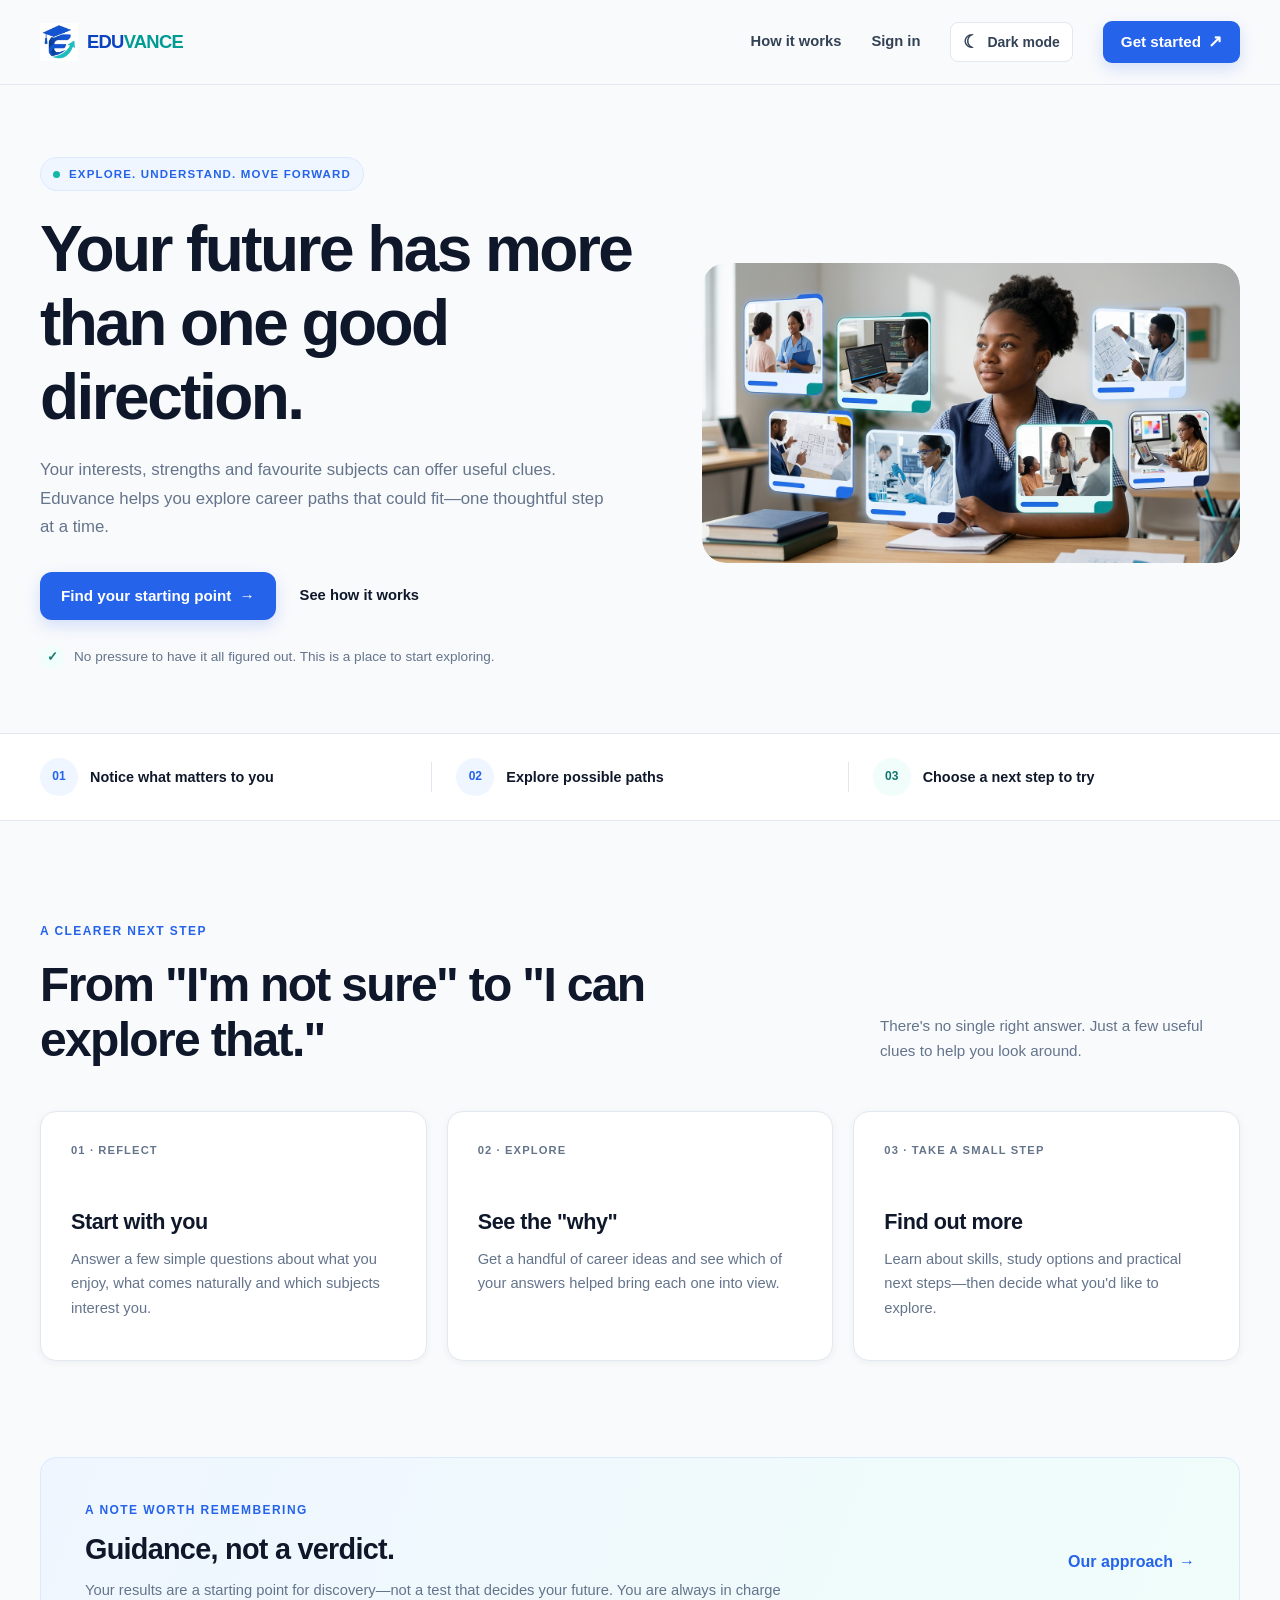
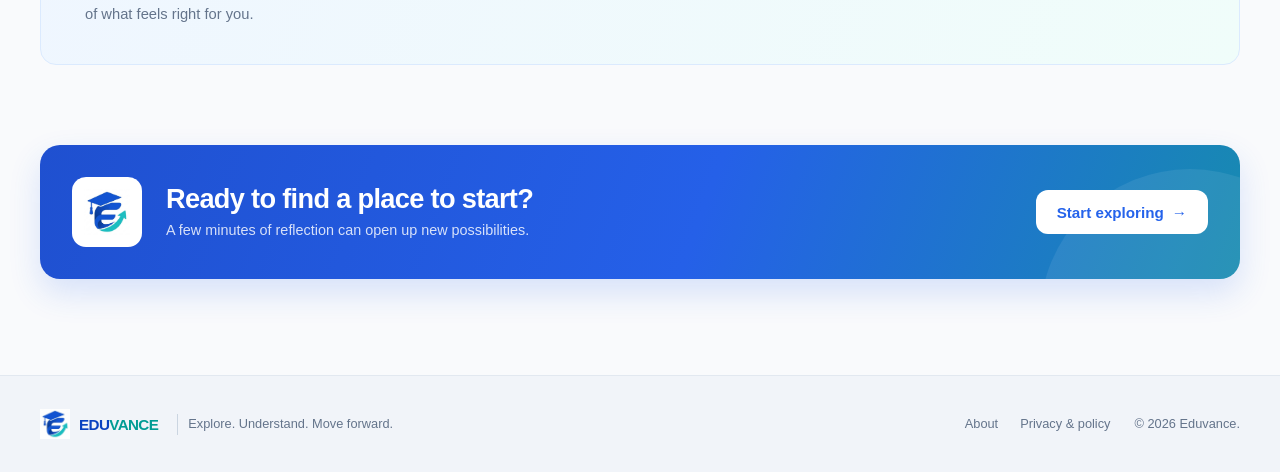
<file: index.html>
<!doctype html>
<html lang="en">
  <head>
    <meta charset="UTF-8" />
    <meta name="viewport" content="width=device-width, initial-scale=1.0" />

    <title>Eduvance - Discover Your Career Path</title>

    <link rel="icon" href="assets/icons/favicon.ico" sizes="any" />

    <link rel="stylesheet" href="css/style.css" />
    <link rel="stylesheet" href="css/jojo.css" />

    <script src="js/theme.js"></script>
  </head>

  <body>
    <header class="site-header">
      <nav class="navbar">
        <div class="container navbar-container">
          <a href="index.html" class="navbar-brand" aria-label="Eduvance home">
            <img
              src="assets/logo/logo.jpg"
              data-light-src="assets/logo/logo.jpg"
              data-dark-src="assets/logo/logo_dark.jpg"
              alt=""
              class="brand-logo theme-logo"
            />

            <span class="brand-wordmark" aria-hidden="true">
              <span class="brand-edu">EDU</span
              ><span class="brand-vance">VANCE</span>
            </span>
          </a>

          <div class="navbar-links logged-out-nav">
            <a href="pages/how-it-works.html">How it works</a>
            <a href="pages/login.html">Sign in</a>

            <button
              type="button"
              class="theme-toggle"
              aria-label="Switch to dark mode"
              aria-pressed="false"
            >
              <span class="theme-toggle-icon" aria-hidden="true">☾</span>
              <span class="theme-toggle-label">Dark mode</span>
            </button>

            <a href="pages/signup.html" class="btn btn-primary nav-cta">
              Get started
              <span aria-hidden="true">↗</span>
            </a>
          </div>

          <div class="navbar-links logged-in-nav hidden">
            <a href="pages/how-it-works.html">How it works</a>
            <a href="pages/results.html">My results</a>

            <button
              type="button"
              class="theme-toggle"
              aria-label="Switch to dark mode"
              aria-pressed="false"
            >
              <span class="theme-toggle-icon" aria-hidden="true">☾</span>
              <span class="theme-toggle-label">Dark mode</span>
            </button>

            <button type="button" class="btn nav-signout">Sign out</button>
          </div>

          <button
            class="menu-toggle"
            type="button"
            aria-label="Open navigation"
            aria-expanded="false"
          >
            ☰
          </button>
        </div>
      </nav>
    </header>

    <main>
      <section class="hero">
        <div class="container hero-container">
          <div class="hero-content">
            <div class="hero-eyebrow">
              <span class="hero-eyebrow-dot"></span>
              <span>Explore. Understand. Move forward</span>
            </div>

            <h1>Your future has more than one good direction.</h1>

            <p class="hero-description">
              Your interests, strengths and favourite subjects can offer useful
              clues. Eduvance helps you explore career paths that could fit—one
              thoughtful step at a time.
            </p>

            <div class="hero-actions">
              <a href="pages/signup.html" class="btn btn-primary">
                Find your starting point
                <span aria-hidden="true">→</span>
              </a>

              <a href="pages/how-it-works.html" class="hero-secondary-link">
                See how it works
              </a>
            </div>

            <div class="hero-reassurance">
              <span class="reassurance-icon" aria-hidden="true">✓</span>

              <span>
                No pressure to have it all figured out. This is a place to start
                exploring.
              </span>
            </div>
          </div>

          <div class="hero-visual">
            <img
              src="assets/images/eduvance-hero.jpg"
              alt="Nigerian student exploring different career pathways through digital career cards"
              class="hero-image"
            />
          </div>
        </div>
      </section>

      <section class="steps">
        <div class="container steps-container">
          <div class="step">
            <span class="step-number">01</span>
            <div>
              <h3>Notice what matters to you</h3>
            </div>
          </div>

          <div class="step-divider"></div>

          <div class="step">
            <span class="step-number">02</span>
            <div>
              <h3>Explore possible paths</h3>
            </div>
          </div>

          <div class="step-divider"></div>

          <div class="step step-final">
            <span class="step-number">03</span>
            <div>
              <h3>Choose a next step to try</h3>
            </div>
          </div>
        </div>
      </section>

      <section class="clarity-section">
        <div class="container">
          <div class="section-heading-row">
            <div class="section-heading">
              <span class="eyebrow">A clearer next step</span>

              <h2>From "I'm not sure" to "I can explore that."</h2>
            </div>

            <p class="section-heading-note">
              There's no single right answer. Just a few useful clues to help
              you look around.
            </p>
          </div>

          <div class="feature-grid">
            <article class="feature-card">
              <span class="feature-number">01 · REFLECT</span>

              <h3>Start with you</h3>

              <p>
                Answer a few simple questions about what you enjoy, what comes
                naturally and which subjects interest you.
              </p>
            </article>

            <article class="feature-card">
              <span class="feature-number">02 · EXPLORE</span>

              <h3>See the "why"</h3>

              <p>
                Get a handful of career ideas and see which of your answers
                helped bring each one into view.
              </p>
            </article>

            <article class="feature-card">
              <span class="feature-number">03 · TAKE A SMALL STEP</span>

              <h3>Find out more</h3>

              <p>
                Learn about skills, study options and practical next steps—then
                decide what you'd like to explore.
              </p>
            </article>
          </div>
        </div>
      </section>

      <section class="guidance-section">
        <div class="container">
          <div class="guidance-banner">
            <div class="guidance-content">
              <span class="eyebrow">A note worth remembering</span>

              <h2>Guidance, not a verdict.</h2>

              <p>
                Your results are a starting point for discovery—not a test that
                decides your future. You are always in charge of what feels
                right for you.
              </p>
            </div>

            <a href="pages/how-it-works.html" class="text-link">
              Our approach
              <span aria-hidden="true">→</span>
            </a>
          </div>
        </div>
      </section>

      <section class="cta-section">
        <div class="container">
          <div class="cta-banner">
            <div class="cta-logo" aria-hidden="true">
              <img src="assets/logo/logo.jpg" alt="" />
            </div>

            <div class="cta-content">
              <h2>Ready to find a place to start?</h2>

              <p>A few minutes of reflection can open up new possibilities.</p>
            </div>

            <a href="pages/signup.html" class="btn cta-button">
              Start exploring
              <span aria-hidden="true">→</span>
            </a>
          </div>
        </div>
      </section>
    </main>

    <footer class="site-footer">
      <div class="container footer-container">
        <a href="index.html" class="footer-brand" aria-label="Eduvance home">
          <img
            src="assets/logo/logo.jpg"
            data-light-src="assets/logo/logo.jpg"
            data-dark-src="assets/logo/logo_dark.jpg"
            alt=""
            class="footer-logo theme-logo"
          />

          <span class="footer-wordmark" aria-hidden="true">
            <span class="brand-edu">EDU</span
            ><span class="brand-vance">VANCE</span>
          </span>

          <span class="footer-tagline">
            Explore. Understand. Move forward.
          </span>
        </a>

        <div class="footer-right">
          <nav class="footer-links" aria-label="Footer navigation">
            <a href="pages/about.html">About</a>
            <a href="pages/privacy.html">Privacy &amp; policy</a>
          </nav>

          <span class="footer-copyright"> © 2026 Eduvance. </span>
        </div>
      </div>
    </footer>

    <script src="js/main.js"></script>
    <script src="js/auth.js"></script>
  </body>
</html>
</file>
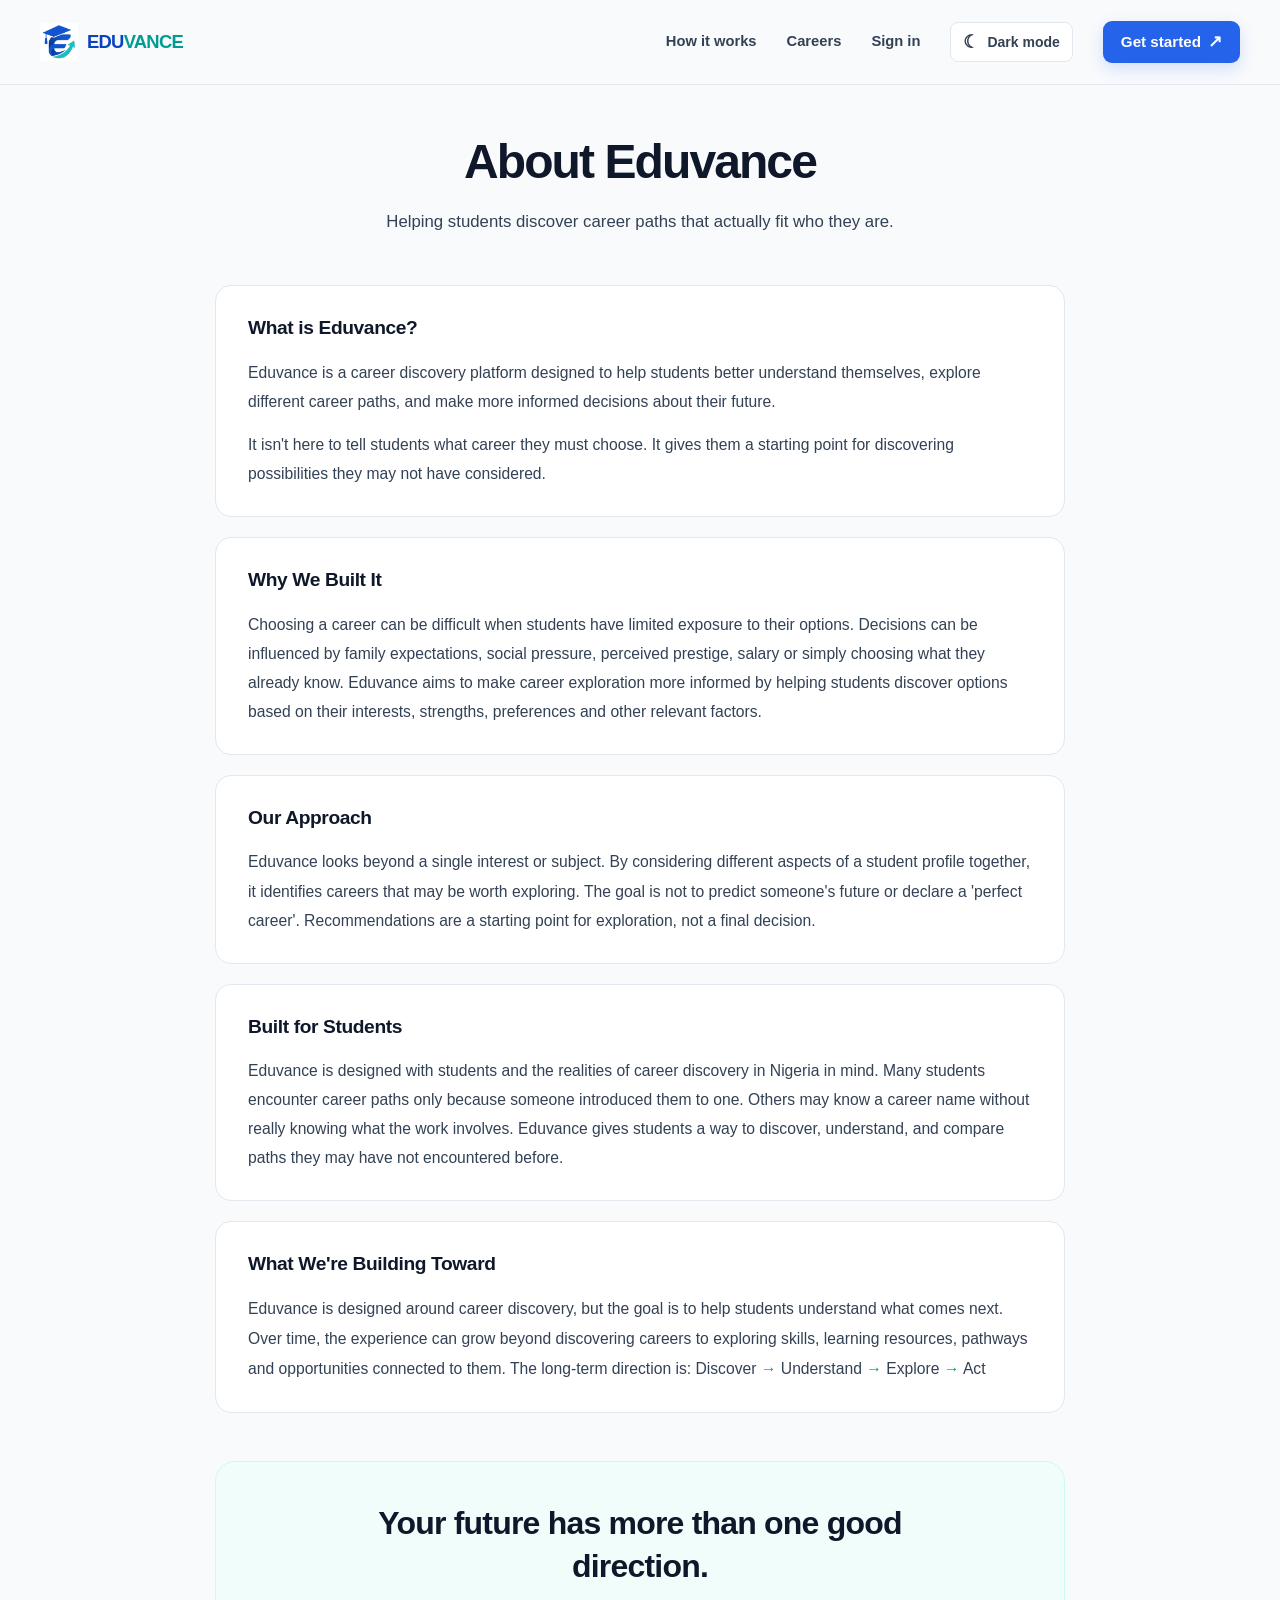
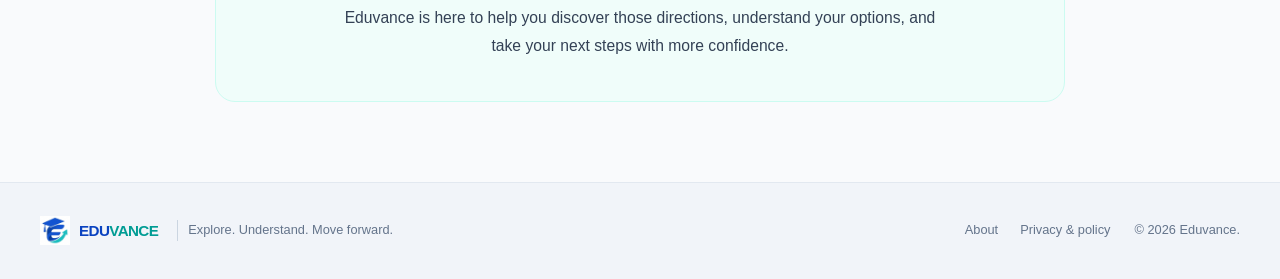
<file: pages/about.html>
<!doctype html>
<html lang="en">
  <head>
    <meta charset="UTF-8" />
    <meta name="viewport" content="width=device-width, initial-scale=1.0" />

    <title>Eduvance - About Us</title>

    <link rel="icon" href="../assets/icons/favicon.ico" sizes="any" />

    <link rel="stylesheet" href="../css/style.css" />
    <link rel="stylesheet" href="../css/jojo.css" />

    <script src="../js/theme.js"></script>
  </head>

  <body>
    <header class="site-header">
      <nav class="navbar">
        <div class="container navbar-container">
          <a
            href="../index.html"
            class="navbar-brand"
            aria-label="Eduvance home"
          >
            <img
              src="../assets/logo/logo.jpg"
              data-light-src="../assets/logo/logo.jpg"
              data-dark-src="../assets/logo/logo_dark.jpg"
              alt=""
              class="brand-logo theme-logo"
            />

            <span class="brand-wordmark" aria-hidden="true">
              <span class="brand-edu">EDU</span
              ><span class="brand-vance">VANCE</span>
            </span>
          </a>

          <div class="navbar-links logged-out-nav">
            <a href="how-it-works.html">How it works</a>
            <a href="careers.html">Careers</a>
            <a href="login.html">Sign in</a>

            <button
              type="button"
              class="theme-toggle"
              aria-label="Switch to dark mode"
              aria-pressed="false"
            >
              <span class="theme-toggle-icon" aria-hidden="true">☾</span>
              <span class="theme-toggle-label">Dark mode</span>
            </button>

            <a href="signup.html" class="btn btn-primary nav-cta">
              Get started
              <span aria-hidden="true">↗</span>
            </a>
          </div>

          <div class="navbar-links logged-in-nav hidden">
            <a href="how-it-works.html">How it works</a>
            <a href="careers.html">Careers</a>
            <a href="results.html">My results</a>

            <button
              type="button"
              class="theme-toggle"
              aria-label="Switch to dark mode"
              aria-pressed="false"
            >
              <span class="theme-toggle-icon" aria-hidden="true">☾</span>
              <span class="theme-toggle-label">Dark mode</span>
            </button>

            <button type="button" class="btn nav-signout">Sign out</button>
          </div>

          <button
            class="menu-toggle"
            type="button"
            aria-label="Open navigation"
            aria-expanded="false"
          >
            ☰
          </button>
        </div>
      </nav>
    </header>

      <main class="page-content about-page">

  <div class="page-header">
    <h1>About Eduvance</h1>
    <p>Helping students discover career paths that actually fit who they are.</p>
  </div>

  <div class="content-card">
    <h3>What is Eduvance?</h3>

    <div class="card-content">
      <p>
        Eduvance is a career discovery platform designed to help students
        better understand themselves, explore different career paths, and
        make more informed decisions about their future.
      </p>

      <p>
        It isn't here to tell students what career they must choose. It gives
        them a starting point for discovering possibilities they may not have
        considered.
      </p>
    </div>
  </div>

  <div class="content-card">
    <h3>Why We Built It</h3>

    <div class="card-content">
       <p> Choosing a career can be difficult when students have limited exposure to their options. 
        Decisions can be influenced by family expectations, social pressure, perceived prestige, salary
        or simply choosing what they already know. Eduvance aims to make career exploration more informed
        by helping students discover options based on their interests, strengths, preferences and other relevant 
        factors. </p>
    </div>
  </div>

    <div class="content-card">
    <h3>Our Approach</h3>

    <div class="card-content">
       <p> Eduvance looks beyond a single interest or subject. By considering different aspects of a student profile together,
           it identifies careers that may be worth exploring. The goal is not to predict someone's future or declare a 'perfect career'.
           Recommendations are a starting point for exploration, not a final decision. 
       </p>
    </div>
  </div>
    
   <div class="content-card">
    <h3>Built for Students</h3>

    <div class="card-content">
       <p>Eduvance is designed with students and the realities of career discovery in Nigeria in mind. 
          Many students encounter career paths only because someone introduced them to one. Others may 
          know a career name without really knowing what the work involves. Eduvance gives students a way to
          discover, understand, and compare paths they may have not encountered before. 
       </p>
    </div>
  </div>

  <div class="content-card">
    <h3>What We're Building Toward</h3>

    <div class="card-content">
      <p class="direction">
        Eduvance is designed around career discovery, but the goal is to help students understand what
        comes next. Over time, the experience can grow beyond discovering careers to exploring skills, learning resources,
        pathways and opportunities connected to them.
        The long-term direction is: Discover <span>→</span> Understand <span>→</span> Explore <span>→</span> Act
      </p>
    </div>
  </div>

  <div class="page-closing about-closing">
    <h2>Your future has more than one good direction.</h2>

    <p>
      Eduvance is here to help you discover those directions, understand your
      options, and take your next steps with more confidence.
    </p>
  </div>
</main>


    <footer class="site-footer">
      <div class="container footer-container">
        <a href="../index.html" class="footer-brand" aria-label="Eduvance home">
          <img
            src="../assets/logo/logo.jpg"
            data-light-src="../assets/logo/logo.jpg"
            data-dark-src="../assets/logo/logo_dark.jpg"
            alt=""
            class="footer-logo theme-logo"
          />

          <span class="footer-wordmark" aria-hidden="true">
            <span class="brand-edu">EDU</span
            ><span class="brand-vance">VANCE</span>
          </span>

          <span class="footer-tagline">
            Explore. Understand. Move forward.
          </span>
        </a>

        <div class="footer-right">
          <nav class="footer-links" aria-label="Footer navigation">
            <a href="about.html">About</a>
            <a href="privacy.html">Privacy &amp; policy</a>
          </nav>

          <span class="footer-copyright"> © 2026 Eduvance. </span>
        </div>
      </div>
    </footer>

    <script src="../js/main.js"></script>
    <script src="../js/auth.js"></script>
  </body>
</html>
</file>
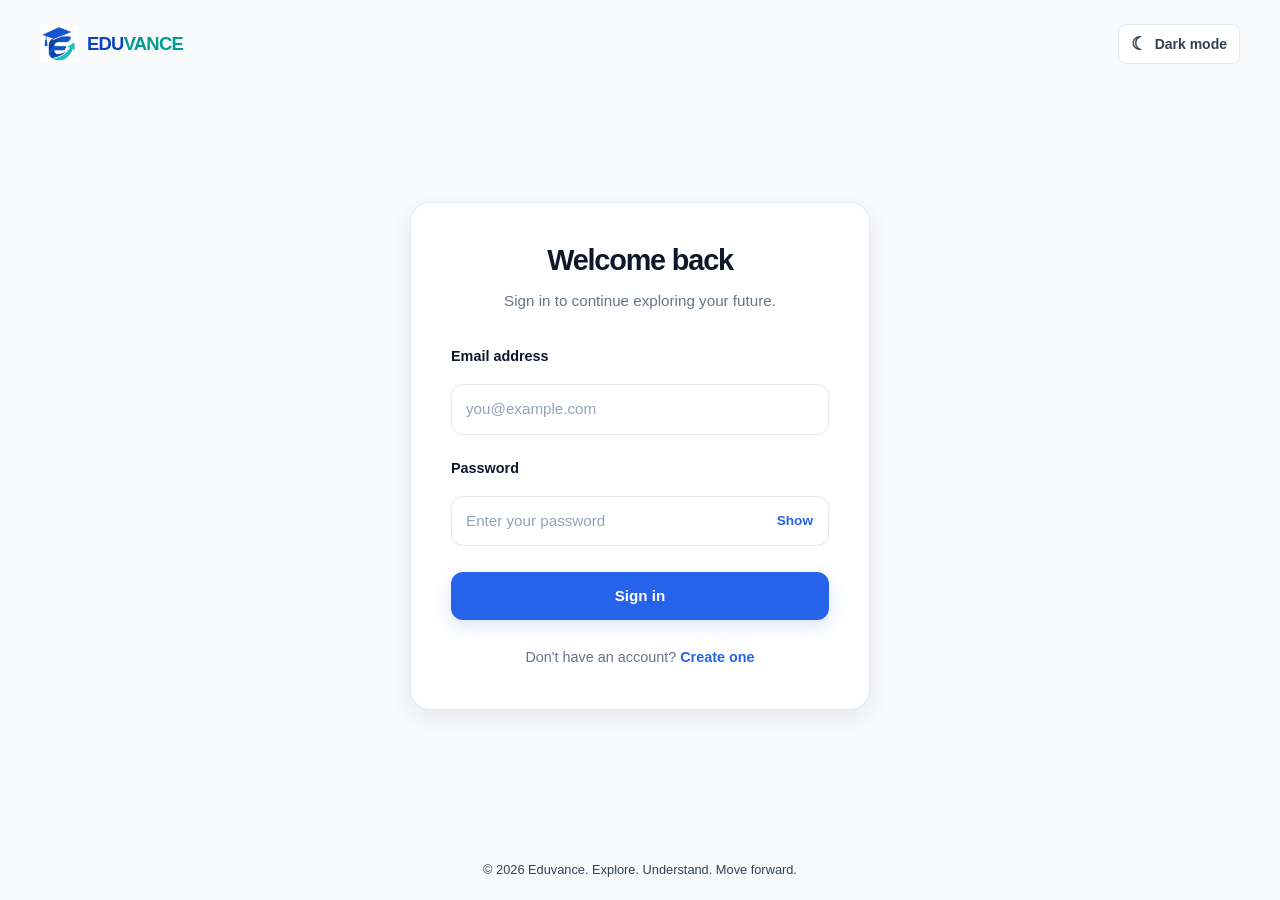
<file: pages/assessment.html>
<!doctype html>
<html lang="en">
  <head>
    <meta charset="UTF-8" />
    <meta name="viewport" content="width=device-width, initial-scale=1.0" />

    <title>Eduvance - Career Assessment</title>

    <link rel="icon" href="../assets/icons/favicon.ico" sizes="any" />

    <link rel="stylesheet" href="../css/style.css" />
    <link rel="stylesheet" href="../css/valour.css" />

    <script src="../js/theme.js"></script>
  </head>

  <body>
    <header class="site-header">
      <nav class="navbar">
        <div class="container navbar-container">
          <a
            href="../index.html"
            class="navbar-brand"
            aria-label="Eduvance home"
          >
            <img
              src="../assets/logo/logo.jpg"
              data-light-src="../assets/logo/logo.jpg"
              data-dark-src="../assets/logo/logo_dark.jpg"
              alt=""
              class="brand-logo theme-logo"
            />

            <span class="brand-wordmark" aria-hidden="true">
              <span class="brand-edu">EDU</span
              ><span class="brand-vance">VANCE</span>
            </span>
          </a>

          <div class="navbar-links logged-out-nav hidden">
            <a href="how-it-works.html">How it works</a>
            <a href="careers.html">Careers</a>
            <a href="login.html">Sign in</a>

            <button
              type="button"
              class="theme-toggle"
              aria-label="Switch to dark mode"
              aria-pressed="false"
            >
              <span class="theme-toggle-icon" aria-hidden="true">☾</span>
              <span class="theme-toggle-label">Dark mode</span>
            </button>

            <a href="signup.html" class="btn btn-primary nav-cta">
              Get started
              <span aria-hidden="true">↗</span>
            </a>
          </div>

          <div class="navbar-links logged-in-nav">
            <a href="how-it-works.html">How it works</a>
            <a href="careers.html">Careers</a>
            <a href="results.html">My results</a>

            <button
              type="button"
              class="theme-toggle"
              aria-label="Switch to dark mode"
              aria-pressed="false"
            >
              <span class="theme-toggle-icon" aria-hidden="true">☾</span>
              <span class="theme-toggle-label">Dark mode</span>
            </button>

            <button type="button" class="btn nav-signout">Sign out</button>
          </div>

          <button
            class="menu-toggle"
            type="button"
            aria-label="Open navigation"
            aria-expanded="false"
          >
            ☰
          </button>
        </div>
      </nav>
    </header>

    <main class="assessment-page">
      <div class="assessment-context">
        <a href="how-it-works.html" class="assessment-back"> ← How it works </a>

        <span class="assessment-save-status">
          ✓ Your progress saves as you go
        </span>
      </div>

      <section class="assessment-layout">
        <!-- Left: Assessment Introduction -->
        <aside class="assessment-intro">
          <div class="assessment-intro-content">
            <span class="assessment-eyebrow">CAREER ASSESSMENT</span>

            <h1>Let’s find your direction.</h1>

            <p>
              Answer honestly. There are no right or wrong answers. Your
              responses help us understand your strengths, subjects, work style,
              and interests.
            </p>
          </div>

          <div class="assessment-remember">
            <h2>Remember</h2>

            <p>
              Choose the answer that feels most like you. Don't choose what you
              think you are supposed to choose.
            </p>
          </div>

          <div class="assessment-categories">
            <h2>What we're exploring</h2>

            <ul class="category-list">
              <li class="category-item category-strengths">
                <span class="category-indicator"></span>
                <span>Strengths</span>
              </li>

              <li class="category-item category-subjects">
                <span class="category-indicator"></span>
                <span>Subjects</span>
              </li>

              <li class="category-item category-work-style">
                <span class="category-indicator"></span>
                <span>Work Style</span>
              </li>

              <li class="category-item category-interests">
                <span class="category-indicator"></span>
                <span>Interests</span>
              </li>
            </ul>
          </div>
        </aside>

        <!-- Right: Question -->
        <section class="assessment-question-area">
          <div class="assessment-card">
            <div class="question-meta">
              <span class="question-counter">
                QUESTION <span id="question-number">01</span> / 25
              </span>

              <span class="question-percentage" id="question-percentage">
                4%
              </span>
            </div>

            <div
              class="question-progress"
              role="progressbar"
              aria-label="Assessment progress"
              aria-valuemin="0"
              aria-valuemax="100"
              aria-valuenow="0"
            >
              <div class="progress-fill" id="progress-fill"></div>
            </div>

            <div class="question-content">
              <h2 class="question-text" id="question-text"></h2>

              <p class="question-helper" id="question-helper"></p>
            </div>

            <div
              class="answer-options"
              id="answer-options"
              role="radiogroup"
              aria-label="Answer options"
            ></div>

            <div class="assessment-controls">
              <button
                type="button"
                class="previous-button"
                id="previous-button"
                disabled
              >
                ← Previous
              </button>

              <span class="question-position" id="question-position">
                1 of 25
              </span>

              <button type="button" class="next-button" id="next-button">
                Next →
              </button>
            </div>
            <p class="assessment-disclaimer">
              <strong>This is guidance, not a verdict.</strong>
            </p>
          </div>
        </section>
      </section>
    </main>

    <footer class="site-footer">
      <div class="container footer-container">
        <a href="../index.html" class="footer-brand" aria-label="Eduvance home">
          <img
            src="../assets/logo/logo.jpg"
            data-light-src="../assets/logo/logo.jpg"
            data-dark-src="../assets/logo/logo_dark.jpg"
            alt=""
            class="footer-logo theme-logo"
          />

          <span class="footer-wordmark" aria-hidden="true">
            <span class="brand-edu">EDU</span
            ><span class="brand-vance">VANCE</span>
          </span>

          <span class="footer-tagline">
            Explore. Understand. Move forward.
          </span>
        </a>

        <div class="footer-right">
          <nav class="footer-links" aria-label="Footer navigation">
            <a href="about.html">About</a>
            <a href="privacy.html">Privacy &amp; policy</a>
          </nav>

          <span class="footer-copyright"> © 2026 Eduvance. </span>
        </div>
      </div>
    </footer>

    <script src="../js/main.js"></script>
    <script src="../js/auth.js"></script>
    <script src="../data/questions.js"></script>
    <script src="../js/assessment.js"></script>
  </body>
</html>
</file>
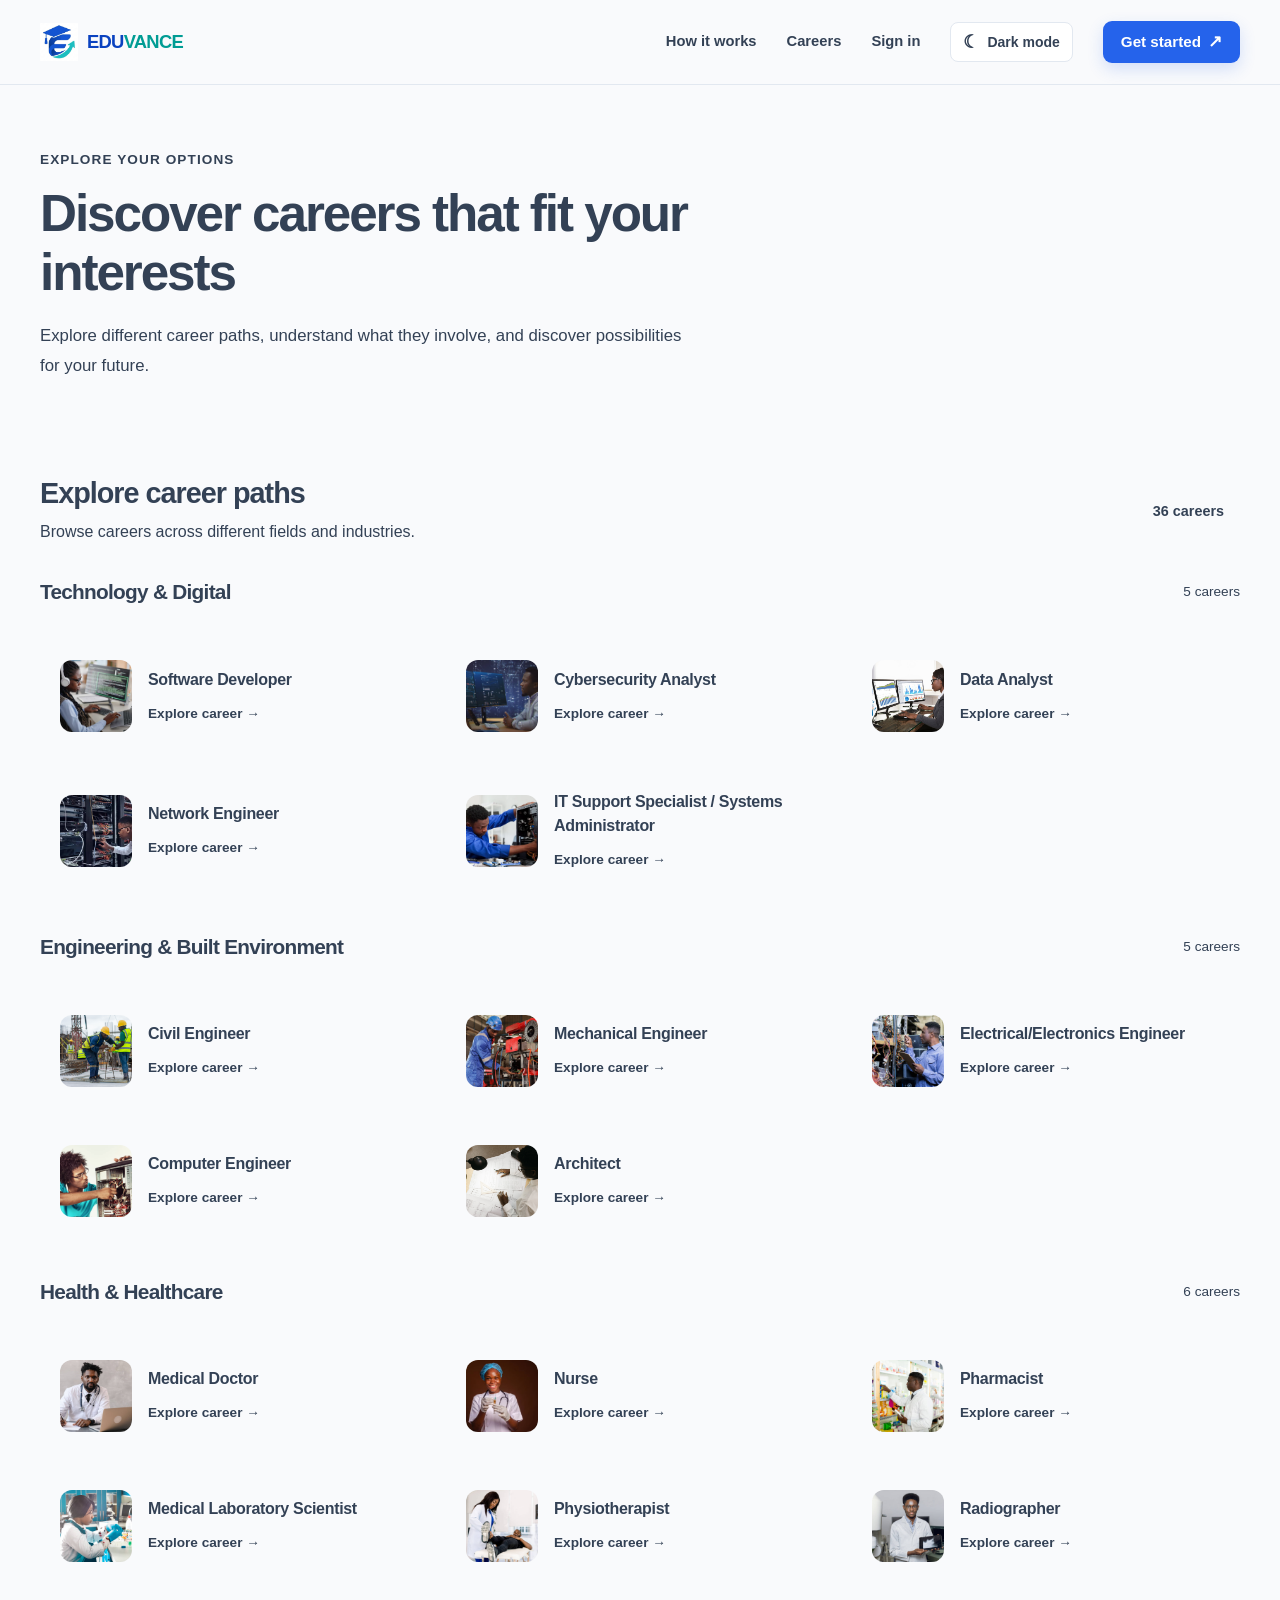
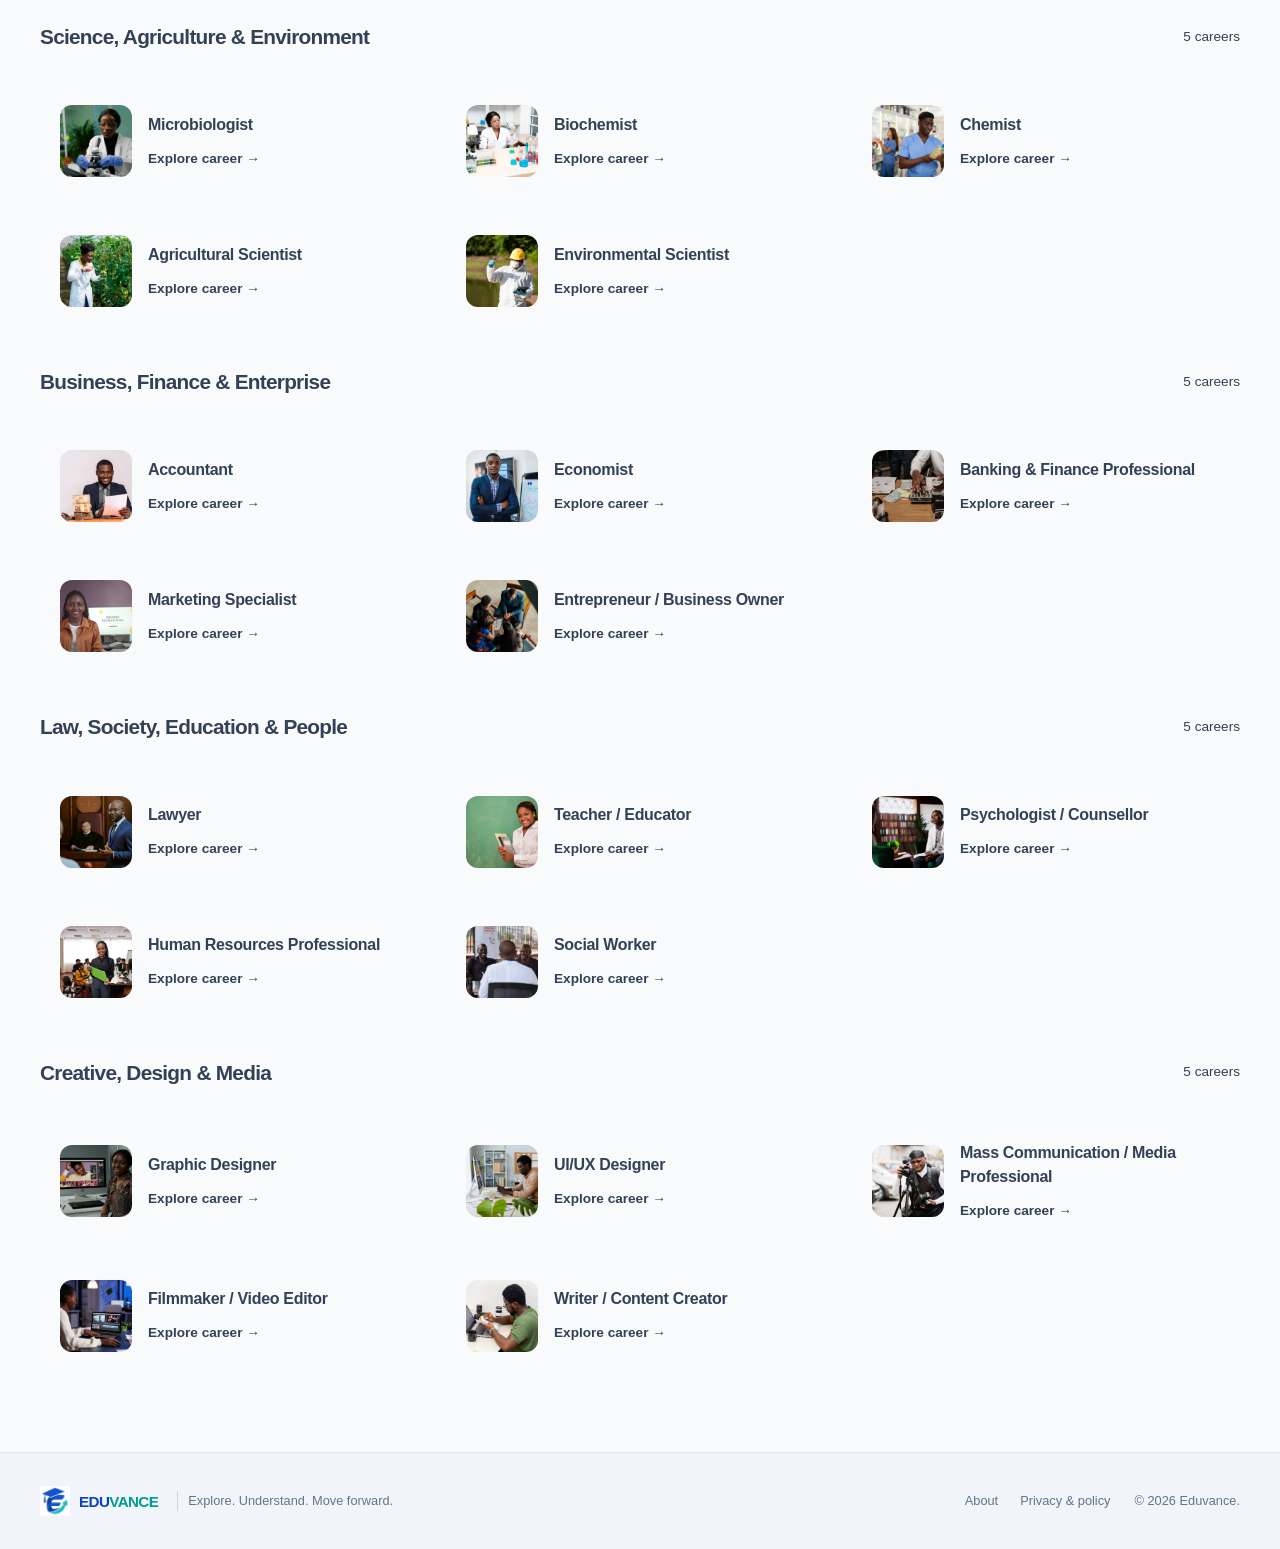
<file: pages/careers.html>
<!doctype html>
<html lang="en">
  <head>
    <meta charset="UTF-8" />
    <meta name="viewport" content="width=device-width, initial-scale=1.0" />

    <title>Eduvance - Explore Careers</title>

    <link rel="icon" href="../assets/icons/favicon.ico" sizes="any" />

    <link rel="stylesheet" href="../css/style.css" />
    <link rel="stylesheet" href="../css/jojo.css" />

    <script src="../js/theme.js"></script>
  </head>

  <body>
    <header class="site-header">
      <nav class="navbar">
        <div class="container navbar-container">
          <a
            href="../index.html"
            class="navbar-brand"
            aria-label="Eduvance home"
          >
            <img
              src="../assets/logo/logo.jpg"
              data-light-src="../assets/logo/logo.jpg"
              data-dark-src="../assets/logo/logo_dark.jpg"
              alt=""
              class="brand-logo theme-logo"
            />

            <span class="brand-wordmark" aria-hidden="true">
              <span class="brand-edu">EDU</span
              ><span class="brand-vance">VANCE</span>
            </span>
          </a>

          <div class="navbar-links logged-out-nav hidden">
            <a href="how-it-works.html">How it works</a>
            <a href="careers.html">Careers</a>
            <a href="login.html">Sign in</a>

            <button
              type="button"
              class="theme-toggle"
              aria-label="Switch to dark mode"
              aria-pressed="false"
            >
              <span class="theme-toggle-icon" aria-hidden="true">☾</span>
              <span class="theme-toggle-label">Dark mode</span>
            </button>

            <a href="signup.html" class="btn btn-primary nav-cta">
              Get started
              <span aria-hidden="true">↗</span>
            </a>
          </div>

          <div class="navbar-links logged-in-nav">
            <a href="how-it-works.html">How it works</a>
            <a href="careers.html">Careers</a>
            <a href="results.html">My results</a>

            <button
              type="button"
              class="theme-toggle"
              aria-label="Switch to dark mode"
              aria-pressed="false"
            >
              <span class="theme-toggle-icon" aria-hidden="true">☾</span>
              <span class="theme-toggle-label">Dark mode</span>
            </button>

            <button type="button" class="btn nav-signout">Sign out</button>
          </div>

          <button
            class="menu-toggle"
            type="button"
            aria-label="Open navigation"
            aria-expanded="false"
          >
            ☰
          </button>
        </div>
      </nav>
    </header>

    <main class="careers-page">
      <section class="careers-hero">
        <div class="careers-container">
          <p class="careers-eyebrow">Explore your options</p>

          <h1>Discover careers that fit your interests</h1>

          <p class="careers-intro">
            Explore different career paths, understand what they involve, and
            discover possibilities for your future.
          </p>
        </div>
      </section>

      <section class="careers-directory">
        <div class="careers-container">
          <div class="careers-directory-heading">
            <div>
              <h2>Explore career paths</h2>
              <p>Browse careers across different fields and industries.</p>
            </div>

            <p class="careers-count">
              <span id="careers-count">36</span> careers
            </p>
          </div>

          <div id="careers-list" class="careers-list"></div>
        </div>
      </section>
    </main>

    <footer class="site-footer">
      <div class="container footer-container">
        <a href="../index.html" class="footer-brand" aria-label="Eduvance home">
          <img
            src="../assets/logo/logo.jpg"
            data-light-src="../assets/logo/logo.jpg"
            data-dark-src="../assets/logo/logo_dark.jpg"
            alt=""
            class="footer-logo theme-logo"
          />
          <span class="footer-wordmark" aria-hidden="true">
            <span class="brand-edu">EDU</span
            ><span class="brand-vance">VANCE</span>
          </span>

          <span class="footer-tagline">
            Explore. Understand. Move forward.
          </span>
        </a>

        <div class="footer-right">
          <nav class="footer-links" aria-label="Footer navigation">
            <a href="about.html">About</a>
            <a href="privacy.html">Privacy &amp; policy</a>
          </nav>

          <span class="footer-copyright"> © 2026 Eduvance. </span>
        </div>
      </div>
    </footer>

    <script src="../js/main.js"></script>
    <script src="../js/auth.js"></script>
    <script src="../data/careers.js"></script>
    <script src="../js/careers.js"></script>
  </body>
</html>
</file>
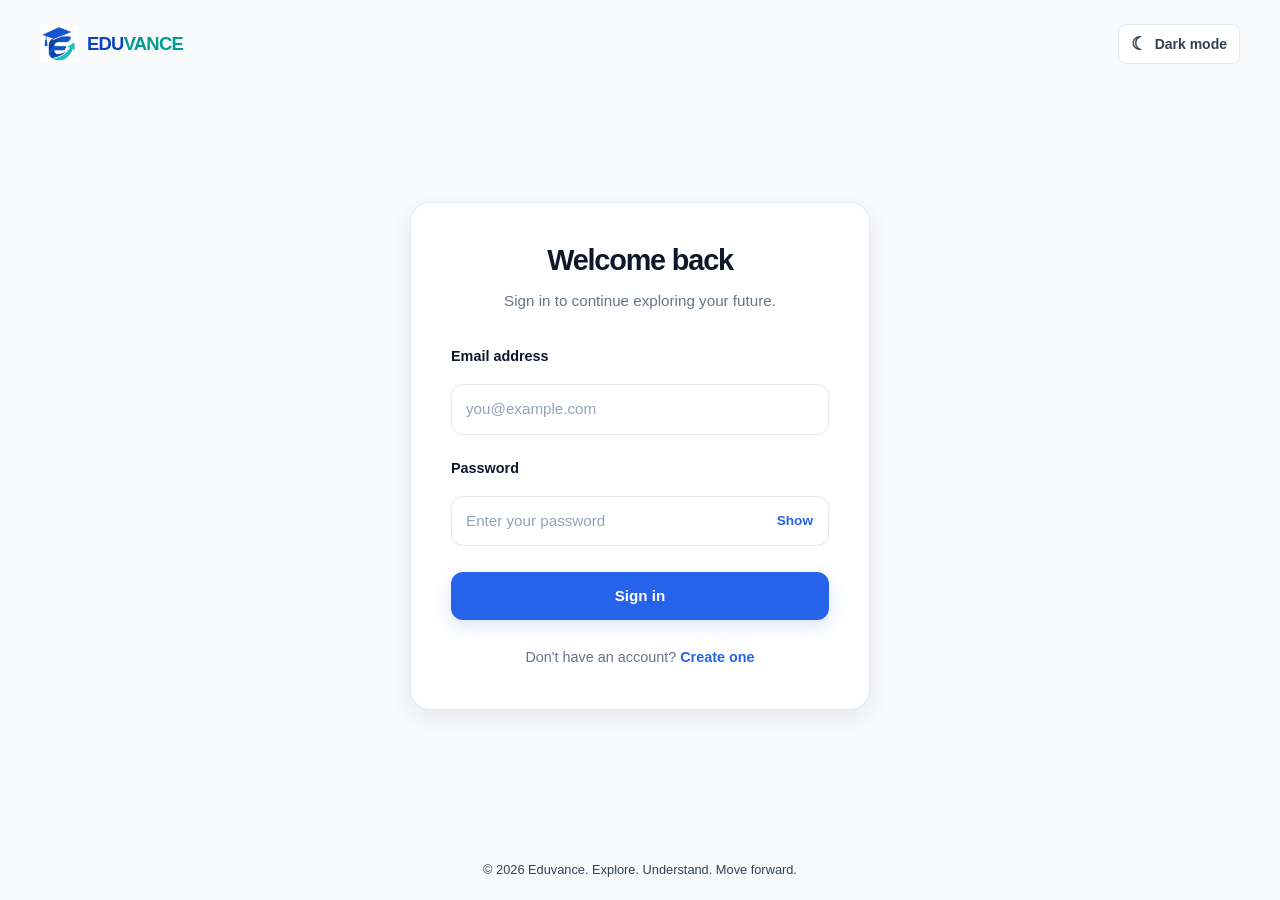
<file: pages/dashboard.html>
<!doctype html>
<html lang="en">
  <head>
    <meta charset="UTF-8" />
    <meta name="viewport" content="width=device-width, initial-scale=1.0" />

    <title>Eduvance - Dashboard</title>

    <link rel="icon" href="../assets/icons/favicon.ico" sizes="any" />

    <link rel="stylesheet" href="../css/style.css" />
    <link rel="stylesheet" href="../css/jojo.css" />

    <script src="../js/theme.js"></script>
  </head>

  <body>
    <header class="site-header">
      <nav class="navbar">
        <div class="container navbar-container">
          <a
            href="../index.html"
            class="navbar-brand"
            aria-label="Eduvance home"
          >
            <img
              src="../assets/logo/logo.jpg"
              data-light-src="../assets/logo/logo.jpg"
              data-dark-src="../assets/logo/logo_dark.jpg"
              alt=""
              class="brand-logo theme-logo"
            />

            <span class="brand-wordmark" aria-hidden="true">
              <span class="brand-edu">EDU</span
              ><span class="brand-vance">VANCE</span>
            </span>
          </a>

          <div class="navbar-links logged-out-nav hidden">
            <a href="how-it-works.html">How it works</a>
            <a href="careers.html">Careers</a>
            <a href="login.html">Sign in</a>

            <button
              type="button"
              class="theme-toggle"
              aria-label="Switch to dark mode"
              aria-pressed="false"
            >
              <span class="theme-toggle-icon" aria-hidden="true">☾</span>
              <span class="theme-toggle-label">Dark mode</span>
            </button>

            <a href="signup.html" class="btn btn-primary nav-cta">
              Get started
              <span aria-hidden="true">↗</span>
            </a>
          </div>

          <div class="navbar-links logged-in-nav">
            <a href="how-it-works.html">How it works</a>
            <a href="careers.html">Careers</a>
            <a href="results.html">My results</a>

            <button
              type="button"
              class="theme-toggle"
              aria-label="Switch to dark mode"
              aria-pressed="false"
            >
              <span class="theme-toggle-icon" aria-hidden="true">☾</span>
              <span class="theme-toggle-label">Dark mode</span>
            </button>

            <button type="button" class="btn nav-signout">Sign out</button>
          </div>

          <button
            class="menu-toggle"
            type="button"
            aria-label="Open navigation"
            aria-expanded="false"
          >
            ☰
          </button>
        </div>
      </nav>
    </header>

    <main>
      <section class="dashboard-welcome">
        <div class="container">
          <div class="dashboard-welcome_content">
            <p class="dashboard-welcome_eyebrow">Your Eduvance Space</p>

            <h1>Welcome back, <span id="user-name">[Name]</span>!</h1>

            <p class="dashboard-welcome_subtitle">
              Ready to explore what could be next?
            </p>
          </div>
        </div>
      </section>

      <section class="dashboard-assessment">
        <div class="container">
          <div class="dashboard-assessment_card">
            <div class="dashboard-assessment_new">
              <p class="dashboard-assessment_eyebrow">Career Assessment</p>

              <h2>Discover your career directions</h2>

              <p>
                Answer a few questions about your strenghts, subjects, interests
                and work style.
              </p>

              <a href="assessment.html" class="dashboard-assessment_button">
                Take the assessment<span aria-hidden="true">↗</span>
              </a>
            </div>

            <div class="dashboard-assessment_in-progress" hidden>
              <p class="dashboard-assessment_eyebrow">Career Assessment</p>

              <h2>Pick up where you left off</h2>

              <p>
                Your progress is saved. Continue answering the questions
                whenever you're ready.
              </p>

              <div class="dashboard-assessment_actions">
                <a href="assessment.html" class="dashboard-assessment_button">
                  Continue assessment
                  <span aria-hidden="true">↗</span>
                </a>
              </div>
            </div>

            <div class="dashboard-assessment_completed" hidden>
              <p class="dashboard-assessment_eyebrow">Career Assessment</p>

              <h2>Your assessment is complete</h2>

              <p>
                You've explored some career directions based on your answers.
              </p>

              <div class="dashboard-assessment_actions">
                <a
                  href="assessment.html?retake=1"
                  class="dashboard-assessment_secondary-button"
                >
                  Retake the assessment
                </a>
              </div>
            </div>
          </div>
        </div>
      </section>

      <section class="dashboard-results">
        <div class="container">
          <div class="dashboard-results_card">
            <div class="dashboard-results_new">
              <p class="dashboard-results_eyebrow">Your results</p>

              <h2>Your career directions start here</h2>

              <p class="dashboard-results_description">
                Your results will help you understand which career paths may
                suit your strengths, interests and preferences.
              </p>

              <p class="dashboard-results_note">
                Complete your career assessment above to discover your results.
              </p>
            </div>

            <div class="dashboard-results_completed" hidden>
              <p class="dashboard-results_eyebrow">Your results</p>

              <h2>Want to understand your results?</h2>

              <p class="dashboard-results_description">
                Explore your strongest career recommendation, discover
                alternative paths, and understand why each may suit you.
              </p>

              <a href="results.html" class="dashboard-results_button">
                Explore your results
                <span aria-hidden="true">↗</span>
              </a>
            </div>
          </div>
        </div>
      </section>

      <section class="dashboard-roadmap">
        <div class="container">
          <div class="dashboard-roadmap_card">
            <div class="dashboard-roadmap_new">
              <p class="dashboard-roadmap_eyebrow">Your roadmap</p>

              <h2>Your next steps will take shape here</h2>

              <p class="dashboard-roadmap_description">
                Once you've completed your assessment, you can explore a roadmap
                for your strongest career recommendation.
              </p>
            </div>

            <div class="dashboard-roadmap_completed" hidden>
              <p class="dashboard-roadmap_eyebrow">Your roadmap</p>

              <h2>Turn your career direction into a plan</h2>

              <p class="dashboard-roadmap_description">
                Explore the steps, skills and learning opportunities that can
                help you work towards your recommended career.
              </p>

              <a href="roadmap.html" class="dashboard-roadmap_button">
                View your roadmap
                <span aria-hidden="true">↗</span>
              </a>
            </div>
          </div>
        </div>
      </section>

      <section class="dashboard-explore">
        <div class="container">
          <div class="dashboard-explore_header">
            <p class="dashboard-explore_eyebrow">Keep exploring</p>

            <h2>There's more to discover</h2>

            <p class="dashboard-explore_description">
              Learn how Eduvance works and explore your options at your own
              pace.
            </p>
          </div>

          <div class="dashboard-explore_grid">
            <a href="careers.html" class="dashboard-explore_card">
              <h3>Explore careers</h3>
              <p>
                Learn about different career paths, what they involve, and where
                they could lead.
              </p>
            </a>

            <a href="how-it-works.html" class="dashboard-explore_card">
              <h3>How Eduvance works</h3>
              <p>
                Understand how your assessment can help you explore career
                directions.
              </p>
            </a>
          </div>
        </div>
      </section>

      <section class="dashboard-guidance">
        <div class="container">
          <div class="dashboard-guidance_content">
            <p class="dashboard-guidance_eyebrow">A reminder from Eduvance</p>

            <h2>Guidance, not a verdict.</h2>

            <p>
              Your assessment is a starting point, not a limit. Your interests
              can grow, your strengths can develop, and your future can take
              more than one direction.
            </p>
          </div>
        </div>
      </section>
    </main>

    <footer class="site-footer">
      <div class="container footer-container">
        <a href="../index.html" class="footer-brand" aria-label="Eduvance home">
          <img
            src="../assets/logo/logo.jpg"
            data-light-src="../assets/logo/logo.jpg"
            data-dark-src="../assets/logo/logo_dark.jpg"
            alt=""
            class="footer-logo theme-logo"
          />

          <span class="footer-wordmark" aria-hidden="true">
            <span class="brand-edu">EDU</span
            ><span class="brand-vance">VANCE</span>
          </span>

          <span class="footer-tagline">
            Explore. Understand. Move forward.
          </span>
        </a>

        <div class="footer-right">
          <nav class="footer-links" aria-label="Footer navigation">
            <a href="about.html">About</a>
            <a href="privacy.html">Privacy &amp; policy</a>
          </nav>

          <span class="footer-copyright"> © 2026 Eduvance. </span>
        </div>
      </div>
    </footer>

    <script src="../js/main.js"></script>
    <script src="../data/careers.js"></script>
    <script src="../js/dashboard.js"></script>
    <script src="../js/auth.js"></script>
  </body>
</html>
</file>
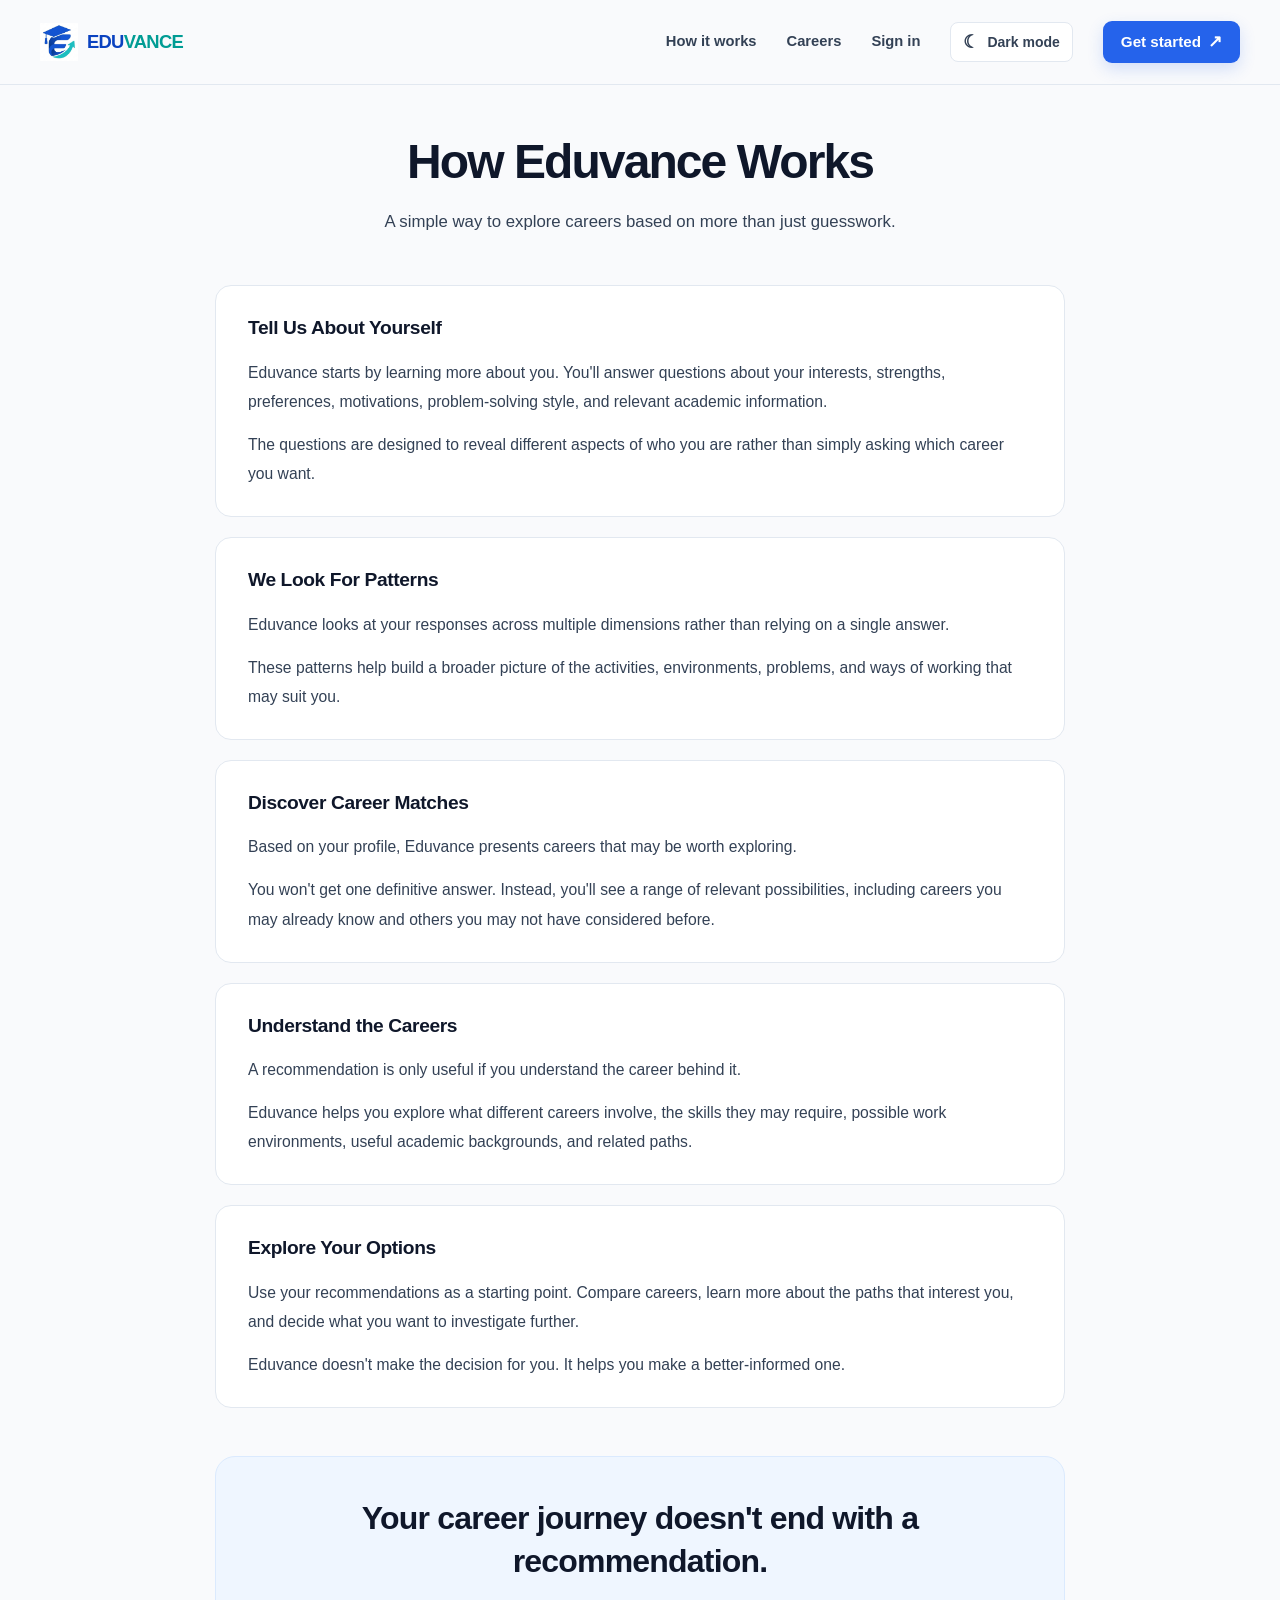
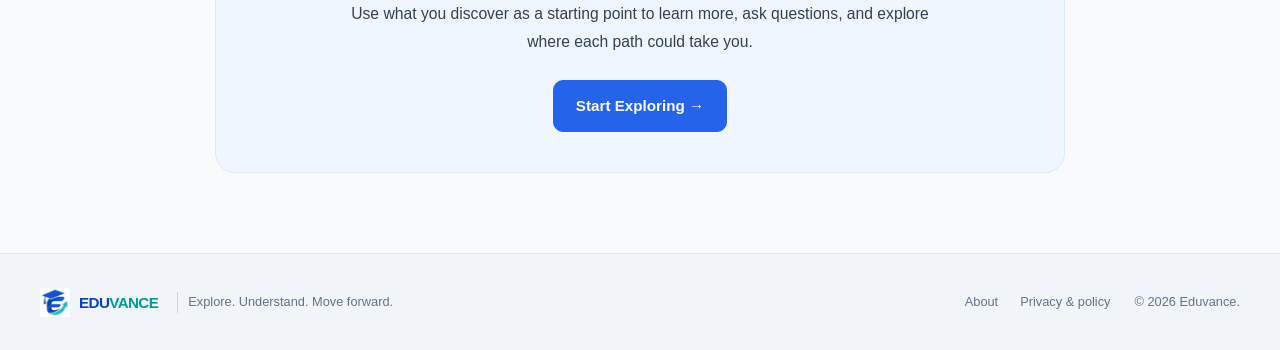
<file: pages/how-it-works.html>
<!doctype html>
<html lang="en">
  <head>
    <meta charset="UTF-8" />
    <meta name="viewport" content="width=device-width, initial-scale=1.0" />

    <title>Eduvance - How It Works</title>

    <link rel="icon" href="../assets/icons/favicon.ico" sizes="any" />

    <link rel="stylesheet" href="../css/style.css" />
    <link rel="stylesheet" href="../css/valour.css" />

    <script src="../js/theme.js"></script>
  </head>

  <body>
    <header class="site-header">
      <nav class="navbar">
        <div class="container navbar-container">
          <a
            href="../index.html"
            class="navbar-brand"
            aria-label="Eduvance home"
          >
            <img
              src="../assets/logo/logo.jpg"
              data-light-src="../assets/logo/logo.jpg"
              data-dark-src="../assets/logo/logo_dark.jpg"
              alt=""
              class="brand-logo theme-logo"
            />
            <span class="brand-wordmark" aria-hidden="true">
              <span class="brand-edu">EDU</span
              ><span class="brand-vance">VANCE</span>
            </span>
          </a>

          <div class="navbar-links logged-out-nav">
            <a href="how-it-works.html">How it works</a>
            <a href="careers.html">Careers</a>
            <a href="login.html">Sign in</a>

            <button
              type="button"
              class="theme-toggle"
              aria-label="Switch to dark mode"
              aria-pressed="false"
            >
              <span class="theme-toggle-icon" aria-hidden="true">☾</span>
              <span class="theme-toggle-label">Dark mode</span>
            </button>

            <a href="signup.html" class="btn btn-primary nav-cta">
              Get started
              <span aria-hidden="true">↗</span>
            </a>
          </div>

          <div class="navbar-links logged-in-nav hidden">
            <a href="how-it-works.html">How it works</a>
            <a href="careers.html">Careers</a>
            <a href="results.html">My results</a>

            <button
              type="button"
              class="theme-toggle"
              aria-label="Switch to dark mode"
              aria-pressed="false"
            >
              <span class="theme-toggle-icon" aria-hidden="true">☾</span>
              <span class="theme-toggle-label">Dark mode</span>
            </button>

            <button type="button" class="btn nav-signout">Sign out</button>
          </div>

          <button
            class="menu-toggle"
            type="button"
            aria-label="Open navigation"
            aria-expanded="false"
          >
            ☰
          </button>
        </div>
      </nav>
    </header>

    <main class="page-content how-it-works-page">
      <div class="page-header">
        <h1>How Eduvance Works</h1>
        <p>
          A simple way to explore careers based on more than just guesswork.
        </p>
      </div>

      <div class="content-card">
        <h3>Tell Us About Yourself</h3>

        <div class="card-content">
          <p>
            Eduvance starts by learning more about you. You'll answer questions
            about your interests, strengths, preferences, motivations,
            problem-solving style, and relevant academic information.
          </p>

          <p>
            The questions are designed to reveal different aspects of who you
            are rather than simply asking which career you want.
          </p>
        </div>
      </div>

      <div class="content-card">
        <h3>We Look For Patterns</h3>

        <div class="card-content">
          <p>
            Eduvance looks at your responses across multiple dimensions rather
            than relying on a single answer.
          </p>
          <p>
            These patterns help build a broader picture of the activities,
            environments, problems, and ways of working that may suit you.
          </p>
        </div>
      </div>

      <div class="content-card">
        <h3>Discover Career Matches</h3>

        <div class="card-content">
          <p>
            Based on your profile, Eduvance presents careers that may be worth
            exploring.
          </p>
          <p>
            You won't get one definitive answer. Instead, you'll see a range of
            relevant possibilities, including careers you may already know and
            others you may not have considered before.
          </p>
        </div>
      </div>

      <div class="content-card">
        <h3>Understand the Careers</h3>

        <div class="card-content">
          <p>
            A recommendation is only useful if you understand the career behind
            it.
          </p>
          <p>
            Eduvance helps you explore what different careers involve, the
            skills they may require, possible work environments, useful academic
            backgrounds, and related paths.
          </p>
        </div>
      </div>

      <div class="content-card">
        <h3>Explore Your Options</h3>

        <div class="card-content">
          <p>
            Use your recommendations as a starting point. Compare careers, learn
            more about the paths that interest you, and decide what you want to
            investigate further.
          </p>
          <p>
            Eduvance doesn't make the decision for you. It helps you make a
            better-informed one.
          </p>
        </div>
      </div>
      <div class="page-closing how-it-works-closing">
        <h2>Your career journey doesn't end with a recommendation.</h2>

        <p>
          Use what you discover as a starting point to learn more, ask
          questions, and explore where each path could take you.
        </p>

        <a href="careers.html">Start Exploring →</a>
      </div>
    </main>

    <footer class="site-footer">
      <div class="container footer-container">
        <a href="../index.html" class="footer-brand" aria-label="Eduvance home">
          <img
            src="../assets/logo/logo.jpg"
            data-light-src="../assets/logo/logo.jpg"
            data-dark-src="../assets/logo/logo_dark.jpg"
            alt=""
            class="footer-logo theme-logo"
          />

          <span class="footer-wordmark" aria-hidden="true">
            <span class="brand-edu">EDU</span
            ><span class="brand-vance">VANCE</span>
          </span>

          <span class="footer-tagline">
            Explore. Understand. Move forward.
          </span>
        </a>

        <div class="footer-right">
          <nav class="footer-links" aria-label="Footer navigation">
            <a href="about.html">About</a>
            <a href="privacy.html">Privacy &amp; policy</a>
          </nav>

          <span class="footer-copyright"> © 2026 Eduvance. </span>
        </div>
      </div>
    </footer>

    <script src="../js/main.js"></script>
    <script src="../js/auth.js"></script>
  </body>
</html>
</file>
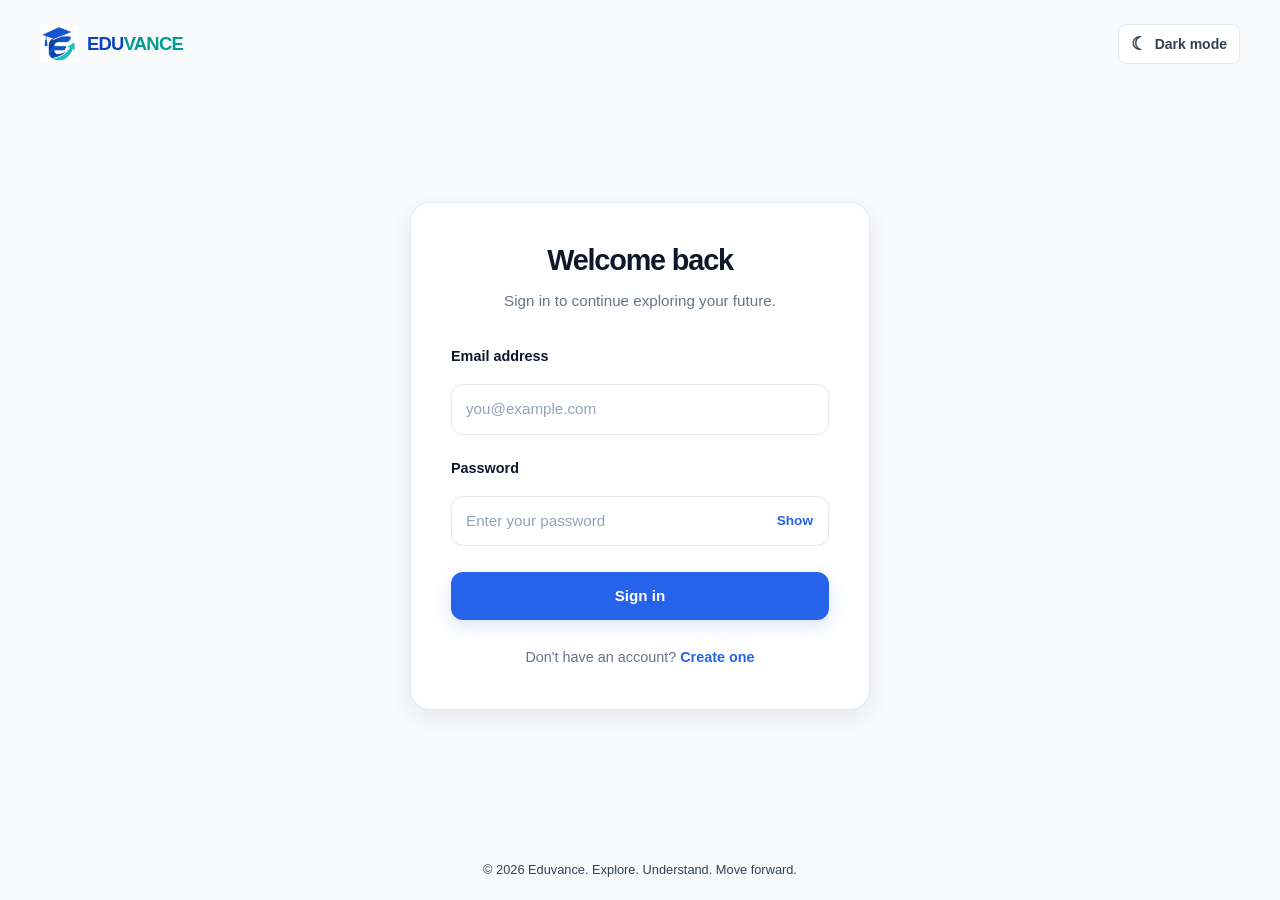
<file: pages/login.html>
<!doctype html>
<html lang="en">
  <head>
    <meta charset="UTF-8" />
    <meta name="viewport" content="width=device-width, initial-scale=1.0" />

    <title>Sign In | Eduvance</title>

    <link rel="icon" href="../assets/icons/favicon.ico" sizes="any" />

    <link rel="stylesheet" href="../css/style.css" />
    <link rel="stylesheet" href="../css/auth.css" />

    <script src="../js/theme.js"></script>
  </head>

  <body class="auth-page">
    <header class="auth-header">
      <div class="container">
        <a
          href="../index.html"
          class="navbar-brand"
          id="logoLink"
          aria-label="Eduvance home"
        >
          <img
            src="../assets/logo/logo.jpg"
            data-light-src="../assets/logo/logo.jpg"
            data-dark-src="../assets/logo/logo_dark.jpg"
            alt=""
            class="brand-logo theme-logo"
          />

          <span class="brand-wordmark" aria-hidden="true">
            <span class="brand-edu">EDU</span
            ><span class="brand-vance">VANCE</span>
          </span>
        </a>

        <button
          type="button"
          class="theme-toggle"
          aria-label="Switch to dark mode"
          aria-pressed="false"
        >
          <span class="theme-toggle-icon" aria-hidden="true">☾</span>
          <span class="theme-toggle-label">Dark mode</span>
        </button>
      </div>
    </header>

    <main class="auth-main">
      <section class="auth-card" aria-labelledby="login-title">
        <div class="auth-heading">
          <h1 id="login-title">Welcome back</h1>
          <p>Sign in to continue exploring your future.</p>
        </div>

        <form id="loginForm" novalidate>
          <div class="form-group">
            <label for="loginEmail">Email address</label>
            <input
              type="email"
              id="loginEmail"
              name="email"
              placeholder="you@example.com"
              autocomplete="email"
              required
            />
          </div>

          <div class="form-group">
            <label for="loginPassword">Password</label>

            <div class="password-input-wrap">
              <input
                type="password"
                id="loginPassword"
                name="password"
                placeholder="Enter your password"
                autocomplete="current-password"
                required
              />

              <button
                type="button"
                class="password-toggle"
                data-password-toggle="loginPassword"
                aria-controls="loginPassword"
                aria-label="Show password"
                aria-pressed="false"
              >
                Show
              </button>
            </div>
          </div>

          <p
            id="loginMessage"
            class="auth-message"
            role="alert"
            aria-live="polite"
          ></p>

          <button type="submit" class="btn btn-primary auth-submit">
            Sign in
          </button>
        </form>

        <p class="auth-switch">
          Don't have an account?
          <a href="signup.html">Create one</a>
        </p>
      </section>
    </main>

    <footer class="auth-footer">
      <p>&copy; 2026 Eduvance. Explore. Understand. Move forward.</p>
    </footer>

    <script src="../js/main.js"></script>
    <script src="../js/auth.js"></script>
  </body>
</html>
</file>
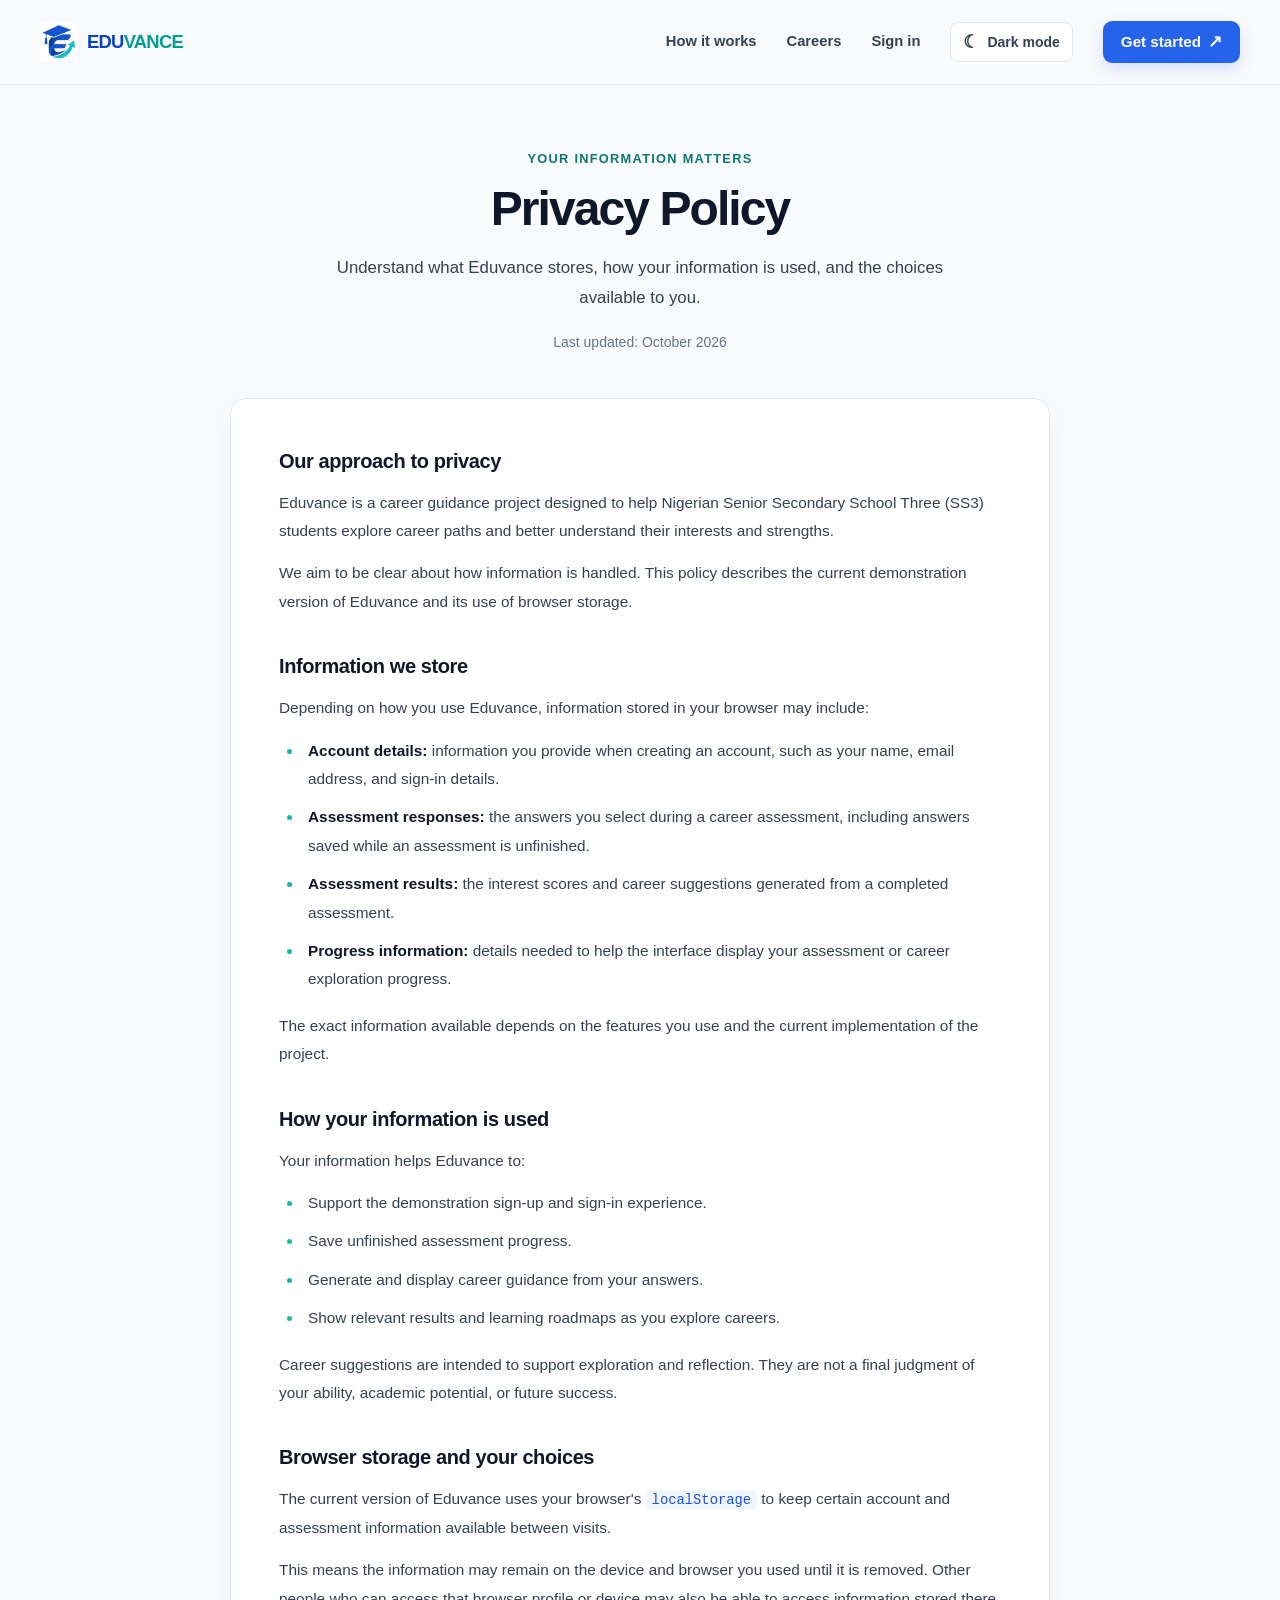
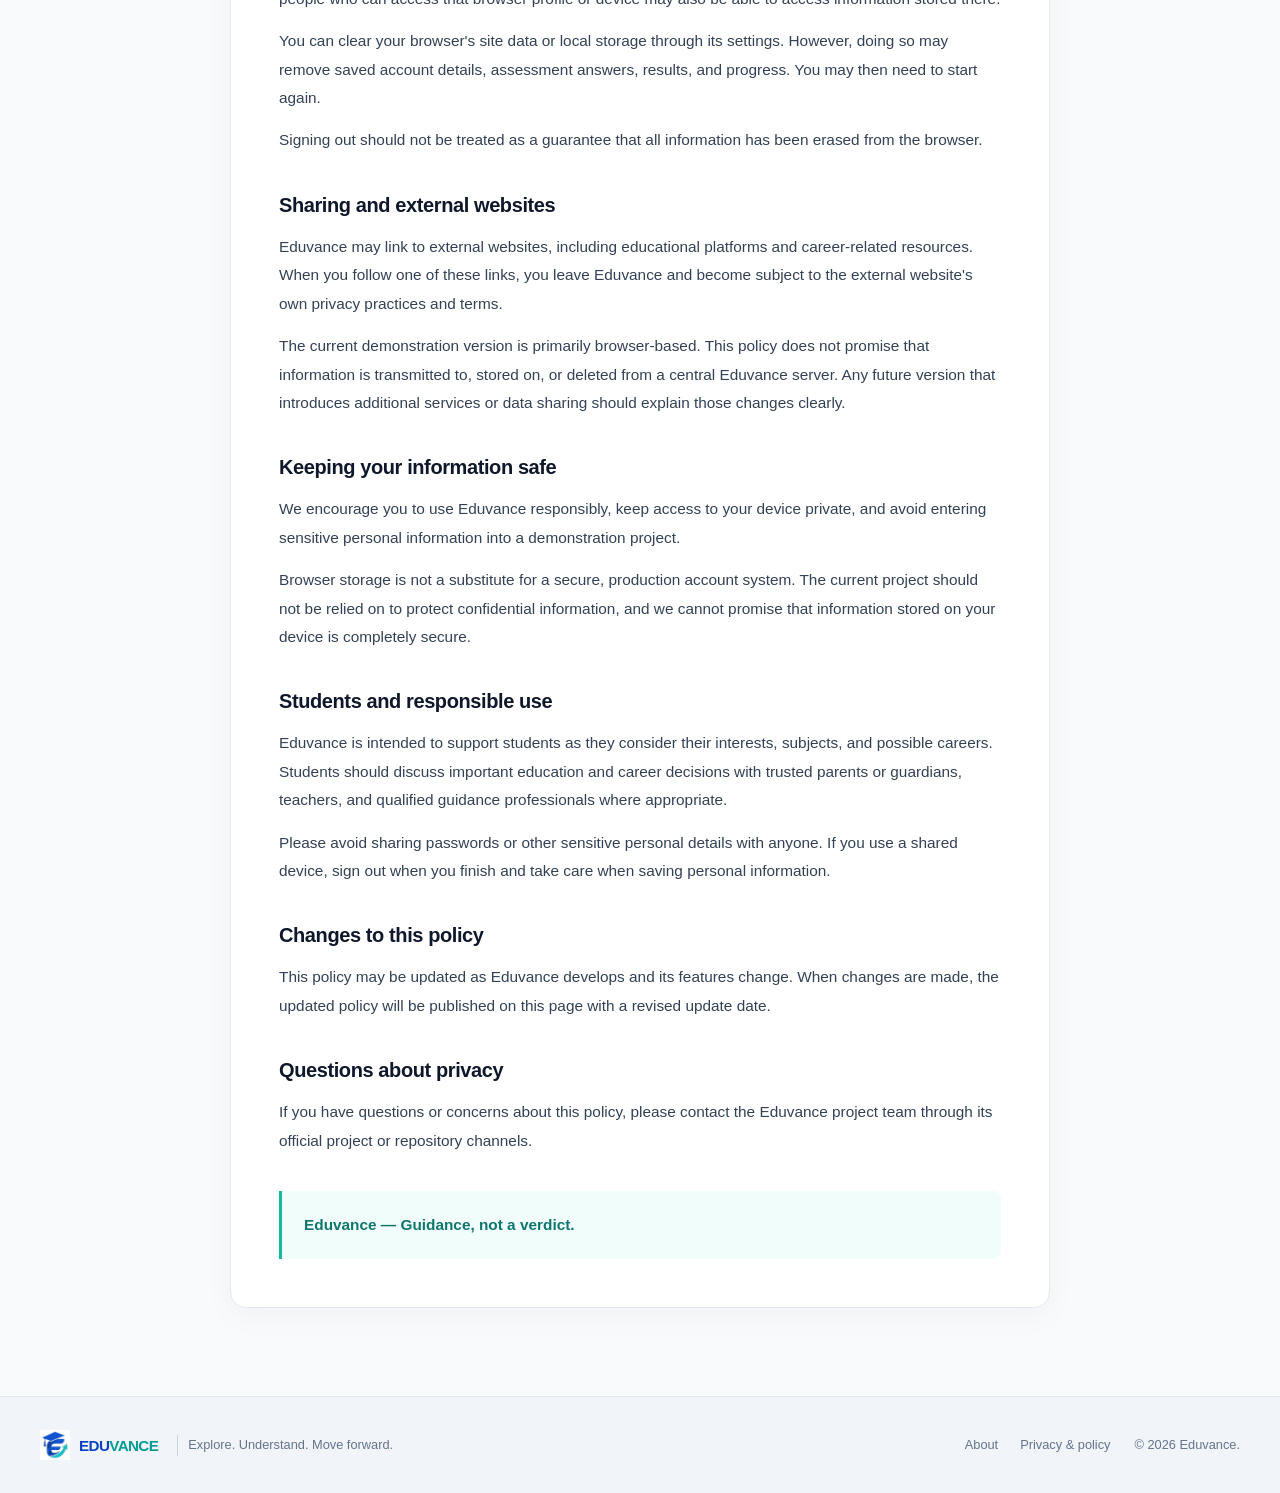
<file: pages/privacy.html>
<!doctype html>
<html lang="en">
  <head>
    <meta charset="UTF-8" />
    <meta name="viewport" content="width=device-width, initial-scale=1.0" />

    <title>Privacy Policy | Eduvance</title>

    <link rel="icon" href="../assets/icons/favicon.ico" sizes="any" />

    <link rel="stylesheet" href="../css/style.css" />
    <link rel="stylesheet" href="../css/jojo.css" />

    <script src="../js/theme.js"></script>
  </head>

  <body>
    <header class="site-header">
      <nav class="navbar">
        <div class="container navbar-container">
          <a
            href="../index.html"
            class="navbar-brand"
            aria-label="Eduvance home"
          >
            <img
              src="../assets/logo/logo.jpg"
              data-light-src="../assets/logo/logo.jpg"
              data-dark-src="../assets/logo/logo_dark.jpg"
              alt=""
              class="brand-logo theme-logo"
            />

            <span class="brand-wordmark" aria-hidden="true">
              <span class="brand-edu">EDU</span
              ><span class="brand-vance">VANCE</span>
            </span>
          </a>

          <div class="navbar-links logged-out-nav">
            <a href="how-it-works.html">How it works</a>
            <a href="careers.html">Careers</a>
            <a href="login.html">Sign in</a>

            <button
              type="button"
              class="theme-toggle"
              aria-label="Switch to dark mode"
              aria-pressed="false"
            >
              <span class="theme-toggle-icon" aria-hidden="true">☾</span>
              <span class="theme-toggle-label">Dark mode</span>
            </button>

            <a href="signup.html" class="btn btn-primary nav-cta">
              Get started
              <span aria-hidden="true">↗</span>
            </a>
          </div>

          <div class="navbar-links logged-in-nav hidden">
            <a href="how-it-works.html">How it works</a>
            <a href="careers.html">Careers</a>
            <a href="results.html">My results</a>

            <button
              type="button"
              class="theme-toggle"
              aria-label="Switch to dark mode"
              aria-pressed="false"
            >
              <span class="theme-toggle-icon" aria-hidden="true">☾</span>
              <span class="theme-toggle-label">Dark mode</span>
            </button>

            <button type="button" class="btn nav-signout">Sign out</button>
          </div>

          <button
            class="menu-toggle"
            type="button"
            aria-label="Open navigation"
            aria-expanded="false"
          >
            ☰
          </button>
        </div>
      </nav>
    </header>

     <main>
      <section class="section privacy-section">
        <div class="container">
          <div class="section-header">
            <p class="section-eyebrow">Your information matters</p>
            <h1 class="section-title">Privacy Policy</h1>
            <p class="section-subtitle">
              Understand what Eduvance stores, how your information is used,
              and the choices available to you.
            </p>
            <p class="privacy-updated">Last updated: October 2026</p>
          </div>

          <article class="privacy-content">
            <section>
              <h2>Our approach to privacy</h2>
              <p>
                Eduvance is a career guidance project designed to help Nigerian
                Senior Secondary School Three (SS3) students explore career
                paths and better understand their interests and strengths.
              </p>
              <p>
                We aim to be clear about how information is handled. This
                policy describes the current demonstration version of
                Eduvance and its use of browser storage.
              </p>
            </section>

            <section>
              <h2>Information we store</h2>
              <p>
                Depending on how you use Eduvance, information stored in your
                browser may include:
              </p>
              <ul>
                <li>
                  <strong>Account details:</strong> information you provide
                  when creating an account, such as your name, email address,
                  and sign-in details.
                </li>
                <li>
                  <strong>Assessment responses:</strong> the answers you
                  select during a career assessment, including answers saved
                  while an assessment is unfinished.
                </li>
                <li>
                  <strong>Assessment results:</strong> the interest scores and
                  career suggestions generated from a completed assessment.
                </li>
                <li>
                  <strong>Progress information:</strong> details needed to
                  help the interface display your assessment or career
                  exploration progress.
                </li>
              </ul>
              <p>
                The exact information available depends on the features you
                use and the current implementation of the project.
              </p>
            </section>

            <section>
              <h2>How your information is used</h2>
              <p>Your information helps Eduvance to:</p>
              <ul>
                <li>Support the demonstration sign-up and sign-in experience.</li>
                <li>Save unfinished assessment progress.</li>
                <li>Generate and display career guidance from your answers.</li>
                <li>Show relevant results and learning roadmaps as you explore careers.</li>
              </ul>
              <p>
                Career suggestions are intended to support exploration and
                reflection. They are not a final judgment of your ability,
                academic potential, or future success.
              </p>
            </section>

            <section>
              <h2>Browser storage and your choices</h2>
              <p>
                The current version of Eduvance uses your browser's
                <code>localStorage</code> to keep certain account and
                assessment information available between visits.
              </p>
              <p>
                This means the information may remain on the device and
                browser you used until it is removed. Other people who can
                access that browser profile or device may also be able to
                access information stored there.
              </p>
              <p>
                You can clear your browser's site data or local storage
                through its settings. However, doing so may remove saved
                account details, assessment answers, results, and progress.
                You may then need to start again.
              </p>
              <p>
                Signing out should not be treated as a guarantee that all
                information has been erased from the browser.
              </p>
            </section>

            <section>
              <h2>Sharing and external websites</h2>
              <p>
                Eduvance may link to external websites, including educational
                platforms and career-related resources. When you follow one
                of these links, you leave Eduvance and become subject to the
                external website's own privacy practices and terms.
              </p>
              <p>
                The current demonstration version is primarily browser-based.
                This policy does not promise that information is transmitted
                to, stored on, or deleted from a central Eduvance server.
                Any future version that introduces additional services or
                data sharing should explain those changes clearly.
              </p>
            </section>

            <section>
              <h2>Keeping your information safe</h2>
              <p>
                We encourage you to use Eduvance responsibly, keep access to
                your device private, and avoid entering sensitive personal
                information into a demonstration project.
              </p>
              <p>
                Browser storage is not a substitute for a secure, production
                account system. The current project should not be relied on
                to protect confidential information, and we cannot promise
                that information stored on your device is completely secure.
              </p>
            </section>

            <section>
              <h2>Students and responsible use</h2>
              <p>
                Eduvance is intended to support students as they consider
                their interests, subjects, and possible careers. Students
                should discuss important education and career decisions
                with trusted parents or guardians, teachers, and qualified
                guidance professionals where appropriate.
              </p>
              <p>
                Please avoid sharing passwords or other sensitive personal
                details with anyone. If you use a shared device, sign out
                when you finish and take care when saving personal information.
              </p>
            </section>

            <section>
              <h2>Changes to this policy</h2>
              <p>
                This policy may be updated as Eduvance develops and its
                features change. When changes are made, the updated policy
                will be published on this page with a revised update date.
              </p>
            </section>

            <section>
              <h2>Questions about privacy</h2>
              <p>
                If you have questions or concerns about this policy, please
                contact the Eduvance project team through its official
                project or repository channels.
              </p>
            </section>

            <p class="privacy-closing">
              Eduvance — Guidance, not a verdict.
            </p>
          </article>
        </div>
      </section>
    </main>

    <footer class="site-footer">
      <div class="container footer-container">
        <a href="../index.html" class="footer-brand" aria-label="Eduvance home">
          <img
            src="../assets/logo/logo.jpg"
            data-light-src="../assets/logo/logo.jpg"
            data-dark-src="../assets/logo/logo_dark.jpg"
            alt=""
            class="footer-logo theme-logo"
          />

          <span class="footer-wordmark" aria-hidden="true">
            <span class="brand-edu">EDU</span
            ><span class="brand-vance">VANCE</span>
          </span>

          <span class="footer-tagline">
            Explore. Understand. Move forward.
          </span>
        </a>

        <div class="footer-right">
          <nav class="footer-links" aria-label="Footer navigation">
            <a href="about.html">About</a>
            <a href="privacy.html">Privacy &amp; policy</a>
          </nav>

          <span class="footer-copyright"> © 2026 Eduvance. </span>
        </div>
      </div>
    </footer>

    <script src="../js/main.js"></script>
    <script src="../js/auth.js"></script>
  </body>
</html>
</file>
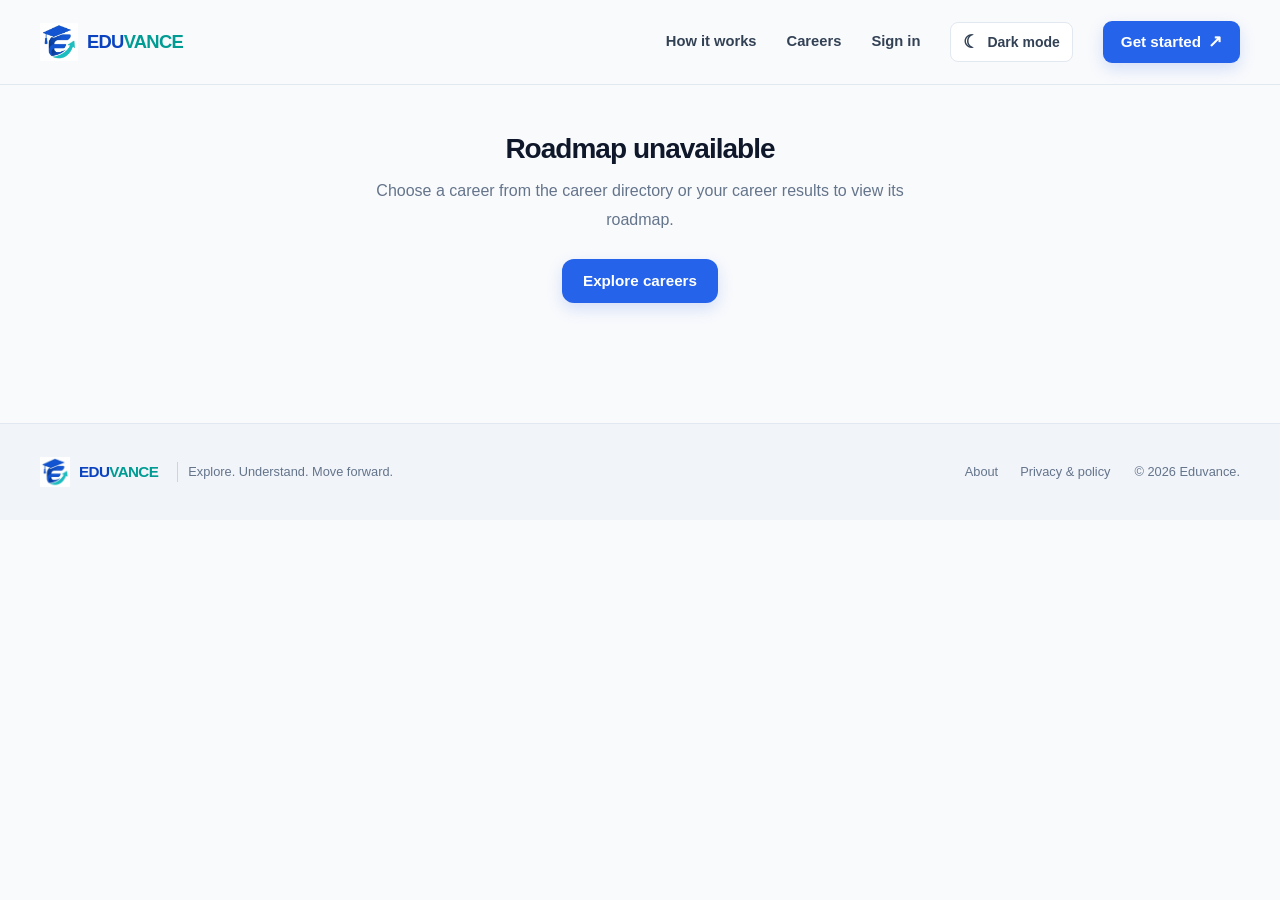
<file: pages/roadmap.html>
<!doctype html>
<html lang="en">
  <head>
    <meta charset="UTF-8" />
    <meta name="viewport" content="width=device-width, initial-scale=1.0" />

    <title>Career Roadmap | Eduvance</title>

    <meta
      name="description"
      content="Explore a practical learning roadmap for your chosen career with EDUVANCE."
    />

    <link rel="icon" href="../assets/icons/favicon.ico" sizes="any" />

    <link rel="stylesheet" href="../css/style.css" />
    <link rel="stylesheet" href="../css/jojo.css" />

    <script src="../js/theme.js"></script>
  </head>

  <body>
    <header class="site-header">
      <nav class="navbar">
        <div class="container navbar-container">
          <a
            href="../index.html"
            class="navbar-brand"
            aria-label="Eduvance home"
          >
            <img
              src="../assets/logo/logo.jpg"
              data-light-src="../assets/logo/logo.jpg"
              data-dark-src="../assets/logo/logo_dark.jpg"
              alt=""
              class="brand-logo theme-logo"
            />

            <span class="brand-wordmark" aria-hidden="true">
              <span class="brand-edu">EDU</span
              ><span class="brand-vance">VANCE</span>
            </span>
          </a>

          <div class="navbar-links logged-out-nav hidden">
            <a href="how-it-works.html">How it works</a>
            <a href="careers.html">Careers</a>
            <a href="login.html">Sign in</a>

            <button
              type="button"
              class="theme-toggle"
              aria-label="Switch to dark mode"
              aria-pressed="false"
            >
              <span class="theme-toggle-icon" aria-hidden="true">☾</span>
              <span class="theme-toggle-label">Dark mode</span>
            </button>

            <a href="signup.html" class="btn btn-primary nav-cta">
              Get started
              <span aria-hidden="true">↗</span>
            </a>
          </div>

          <div class="navbar-links logged-in-nav">
            <a href="how-it-works.html">How it works</a>
            <a href="careers.html">Careers</a>
            <a href="results.html">My results</a>

            <button
              type="button"
              class="theme-toggle"
              aria-label="Switch to dark mode"
              aria-pressed="false"
            >
              <span class="theme-toggle-icon" aria-hidden="true">☾</span>
              <span class="theme-toggle-label">Dark mode</span>
            </button>

            <button type="button" class="btn nav-signout">Sign out</button>
          </div>

          <button
            class="menu-toggle"
            type="button"
            aria-label="Open navigation"
            aria-expanded="false"
          >
            ☰
          </button>
        </div>
      </nav>
    </header>

    <main class="roadmap-page">
      <section class="roadmap-hero container">
        <a href="careers.html" class="roadmap-back-link" id="roadmap-back-link">
          &larr; Explore careers
        </a>

        <p class="section-eyebrow">YOUR CAREER ROADMAP</p>

        <h1 id="roadmap-title">Your path to your chosen career</h1>

        <p id="roadmap-intro" class="roadmap-intro">
          Explore the knowledge, skills and practical activities that can help
          you get started in this career.
        </p>
      </section>

      <section
        class="roadmap-content container"
        aria-labelledby="stages-heading"
      >
        <div class="roadmap-section-header">
          <p class="section-eyebrow">YOUR LEARNING JOURNEY</p>
          <h2 id="stages-heading">Learning stages</h2>
          <p>
            Follow a learning path designed around your chosen career. Take your
            time exploring each stage.
          </p>
        </div>

        <div
          id="roadmap-stages"
          class="roadmap-stages"
          aria-live="polite"
        ></div>
      </section>

      <section
        class="roadmap-resources-section"
        aria-labelledby="resources-heading"
      >
        <div class="container">
          <div class="roadmap-section-header">
            <p class="section-eyebrow">KEEP LEARNING</p>
            <h2 id="resources-heading">Learning resources</h2>
            <p>
              Discover useful materials and platforms to help you explore the
              field and develop relevant skills.
            </p>
          </div>

          <div
            id="roadmap-resources"
            class="roadmap-resources"
            aria-live="polite"
          ></div>
        </div>
      </section>

      <section
        id="roadmap-error"
        class="roadmap-error container"
        role="status"
        hidden
      >
        <h2>Roadmap unavailable</h2>
        <p id="roadmap-error-message">
          We couldn't find a roadmap for this career.
        </p>
        <a href="careers.html" class="btn btn-primary"> Explore careers </a>
      </section>

      <section class="roadmap-closing container">
        <h2>Your journey starts with curiosity.</h2>
        <p>
          You don't need to know everything today. Start learning, explore your
          interests, and build your skills one step at a time.
        </p>
        <a href="careers.html" class="btn btn-primary">
          Explore more careers
        </a>
      </section>
    </main>

    <footer class="site-footer">
      <div class="container footer-container">
        <a href="../index.html" class="footer-brand" aria-label="Eduvance home">
          <img
            src="../assets/logo/logo.jpg"
            data-light-src="../assets/logo/logo.jpg"
            data-dark-src="../assets/logo/logo_dark.jpg"
            alt=""
            class="footer-logo theme-logo"
          />

          <span class="footer-wordmark" aria-hidden="true">
            <span class="brand-edu">EDU</span
            ><span class="brand-vance">VANCE</span>
          </span>

          <span class="footer-tagline">
            Explore. Understand. Move forward.
          </span>
        </a>

        <div class="footer-right">
          <nav class="footer-links" aria-label="Footer navigation">
            <a href="about.html">About</a>
            <a href="privacy.html">Privacy &amp; policy</a>
          </nav>

          <span class="footer-copyright"> © 2026 Eduvance. </span>
        </div>
      </div>
    </footer>

    <script src="../data/careers.js"></script>
    <script src="../data/roadmaps.js"></script>
    <script src="../js/main.js"></script>
    <script src="../js/auth.js"></script>
    <script src="../js/roadmap.js"></script>
  </body>
</html>
</file>
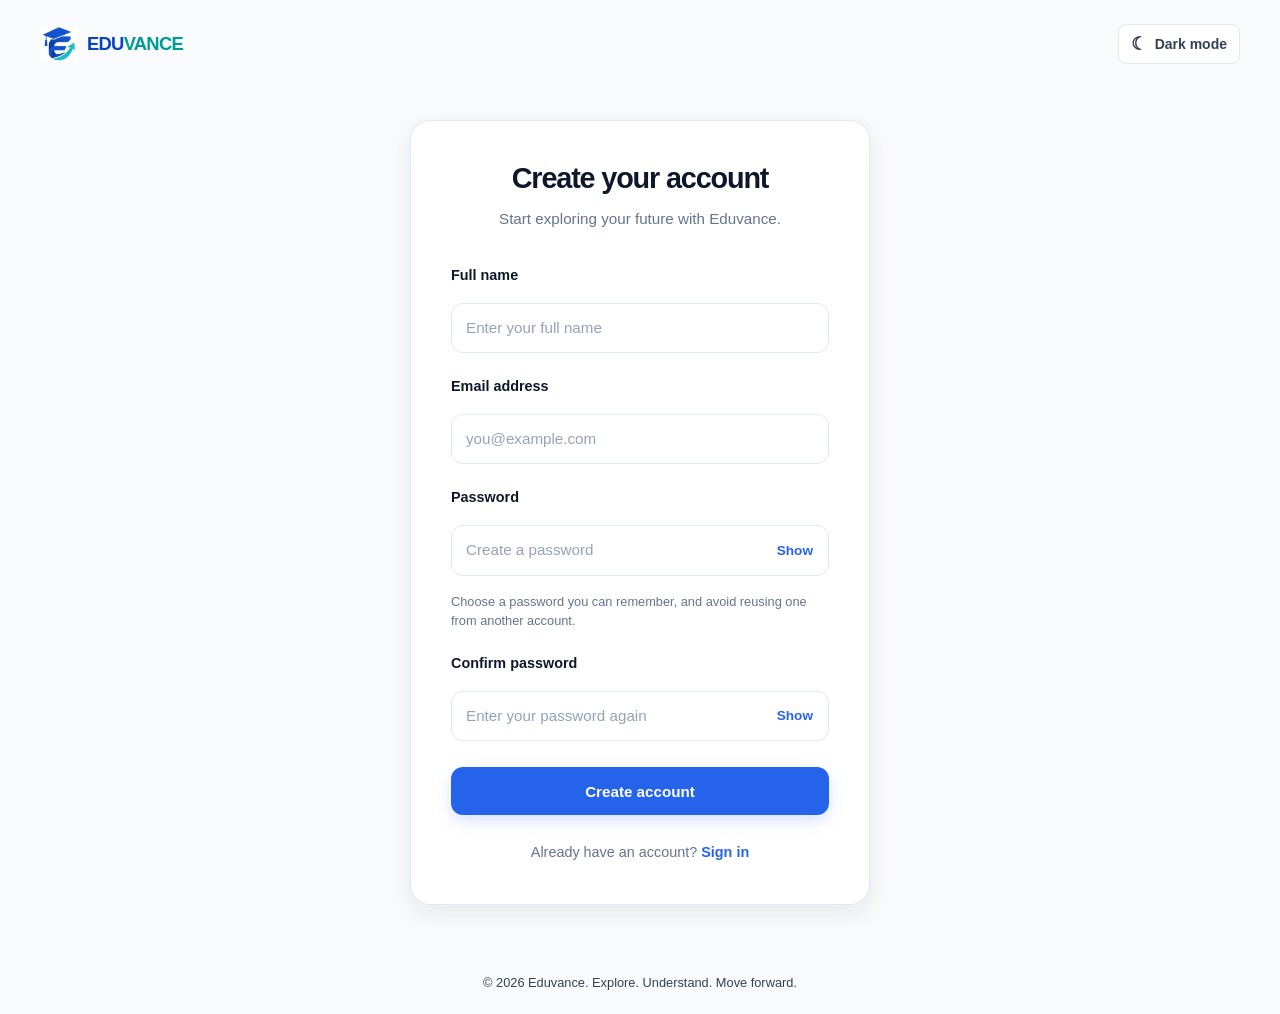
<file: pages/signup.html>
<!doctype html>
<html lang="en">
  <head>
    <meta charset="UTF-8" />
    <meta name="viewport" content="width=device-width, initial-scale=1.0" />

    <title>Create Your Account | Eduvance</title>

    <link rel="icon" href="../assets/icons/favicon.ico" sizes="any" />

    <link rel="stylesheet" href="../css/style.css" />
    <link rel="stylesheet" href="../css/auth.css" />

    <script src="../js/theme.js"></script>
  </head>

  <body class="auth-page">
    <header class="auth-header">
      <div class="container">
        <a
          href="../index.html"
          class="navbar-brand"
          id="logoLink"
          aria-label="Eduvance home"
        >
          <img
            src="../assets/logo/logo.jpg"
            data-light-src="../assets/logo/logo.jpg"
            data-dark-src="../assets/logo/logo_dark.jpg"
            alt=""
            class="brand-logo theme-logo"
          />

          <span class="brand-wordmark" aria-hidden="true">
            <span class="brand-edu">EDU</span
            ><span class="brand-vance">VANCE</span>
          </span>
        </a>

        <button
          type="button"
          class="theme-toggle"
          aria-label="Switch to dark mode"
          aria-pressed="false"
        >
          <span class="theme-toggle-icon" aria-hidden="true">☾</span>
          <span class="theme-toggle-label">Dark mode</span>
        </button>
      </div>
    </header>

    <main class="auth-main">
      <section class="auth-card" aria-labelledby="signup-title">
        <div class="auth-heading">
          <h1 id="signup-title">Create your account</h1>
          <p>Start exploring your future with Eduvance.</p>
        </div>

        <form id="signupForm" novalidate>
          <div class="form-group">
            <label for="signupName">Full name</label>
            <input
              type="text"
              id="signupName"
              name="name"
              placeholder="Enter your full name"
              autocomplete="name"
              required
            />
          </div>

          <div class="form-group">
            <label for="signupEmail">Email address</label>
            <input
              type="email"
              id="signupEmail"
              name="email"
              placeholder="you@example.com"
              autocomplete="email"
              required
            />
          </div>

          <div class="form-group">
            <label for="signupPassword">Password</label>

            <div class="password-input-wrap">
              <input
                type="password"
                id="signupPassword"
                name="password"
                placeholder="Create a password"
                autocomplete="new-password"
                minlength="8"
                required
              />

              <button
                type="button"
                class="password-toggle"
                data-password-toggle="signupPassword"
                aria-controls="signupPassword"
                aria-label="Show password"
                aria-pressed="false"
              >
                Show
              </button>
            </div>

            <p class="form-helper">
              Choose a password you can remember, and avoid reusing one from
              another account.
            </p>
          </div>

          <div class="form-group">
            <label for="confirmPassword">Confirm password</label>

            <div class="password-input-wrap">
              <input
                type="password"
                id="confirmPassword"
                name="confirmPassword"
                placeholder="Enter your password again"
                autocomplete="new-password"
                minlength="8"
                required
              />

              <button
                type="button"
                class="password-toggle"
                data-password-toggle="confirmPassword"
                aria-controls="confirmPassword"
                aria-label="Show password"
                aria-pressed="false"
              >
                Show
              </button>
            </div>
          </div>

          <p
            id="signupMessage"
            class="auth-message"
            role="alert"
            aria-live="polite"
          ></p>

          <button type="submit" class="btn btn-primary auth-submit">
            Create account
          </button>
        </form>

        <p class="auth-switch">
          Already have an account?
          <a href="login.html">Sign in</a>
        </p>
      </section>
    </main>

    <footer class="auth-footer">
      <p>&copy; 2026 Eduvance. Explore. Understand. Move forward.</p>
    </footer>

    <script src="../js/main.js"></script>
    <script src="../js/auth.js"></script>
  </body>
</html>
</file>
<file: css/style.css>
:root {
  --color-primary: #2563eb;
  --color-primary-dark: #1d4ed8;

  --color-accent: #14b8a6;
  --color-accent-dark: #0f766e;
  --color-accent-light: #ccfbf1;

  --color-heading: #0f172a;
  --color-text: #334155;
  --color-text-light: #64748b;
  --color-text-muted: #94a3b8;

  --color-background: #f9fafc;
  --color-surface: #ffffff;
  --color-footer: #f1f4f9;

  --color-blue-tint: #eff6ff;
  --color-teal-tint: #f0fdfa;
  --color-caution: #fefbea;

  --color-border: #e2e8f0;
  --color-track: #eaeef7;

  --container-width: 1200px;

  --radius-sm: 8px;
  --radius-md: 12px;
  --radius-lg: 16px;
  --radius-xl: 20px;

  --shadow-sm: 0 2px 8px rgba(15, 23, 42, 0.05);
  --shadow-md: 0 8px 24px rgba(15, 23, 42, 0.08);

  --font-family:
    Inter, -apple-system, BlinkMacSystemFont, "Segoe UI", sans-serif;

  --heading-font:
    Manrope, Inter, -apple-system, BlinkMacSystemFont, "Segoe UI", sans-serif;

  --transition: 0.2s ease;
}


:root[data-theme="dark"] {
  color-scheme: dark;

  --color-primary: #60a5fa;
  --color-primary-dark: #93c5fd;

  --color-accent: #2dd4bf;
  --color-accent-dark: #5eead4;
  --color-accent-light: #134e4a;

  --color-heading: #f1f5f9;
  --color-text: #cbd5e1;
  --color-text-light: #94a3b8;
  --color-text-muted: #64748b;

  --color-background: #0b1120;
  --color-surface: #151e2e;
  --color-footer: #101827;

  --color-blue-tint: #172b46;
  --color-teal-tint: #12332f;
  --color-caution: #332b17;

  --color-border: #2b3749;
  --color-track: #263246;

  --shadow-sm: 0 2px 8px rgba(0, 0, 0, 0.18);
  --shadow-md: 0 8px 24px rgba(0, 0, 0, 0.24);
}

*,
*::before,
*::after {
  box-sizing: border-box;
  margin: 0;
  padding: 0;
}

html {
  scroll-behavior: smooth;
}

body {
  min-height: 100vh;

  background-color: var(--color-background);
  color: var(--color-text);

  font-family: var(--font-family);
  font-size: 16px;
  line-height: 1.6;

  -webkit-font-smoothing: antialiased;
  text-rendering: optimizeLegibility;
}

img {
  display: block;
  max-width: 100%;
}

button,
input,
textarea,
select {
  font: inherit;
}

button {
  cursor: pointer;
}

a {
  color: inherit;
  text-decoration: none;
}

h1,
h2,
h3,
h4,
h5,
h6 {
  color: var(--color-heading);
  font-family: var(--heading-font);
  line-height: 1.15;
  font-weight: 700;
}

h1 {
  font-size: clamp(2.5rem, 5vw, 4rem);
  letter-spacing: -0.04em;
}

h2 {
  font-size: clamp(2rem, 4vw, 3rem);
  letter-spacing: -0.035em;
}

h3 {
  font-size: 1.5rem;
  letter-spacing: -0.02em;
}

p {
  color: var(--color-text);
}

strong {
  color: var(--color-heading);
}

.container {
  width: min(100% - 40px, var(--container-width));
  margin-inline: auto;
}

.section {
  padding: 80px 0;
}

.btn {
  display: inline-flex;
  align-items: center;
  justify-content: center;
  gap: 8px;

  min-height: 44px;
  padding: 10px 20px;

  border: 1px solid transparent;
  border-radius: var(--radius-md);

  font-size: 0.95rem;
  font-weight: 600;
  line-height: 1;

  transition:
    background-color var(--transition),
    border-color var(--transition),
    color var(--transition),
    box-shadow var(--transition),
    transform var(--transition);
}

.btn:hover {
  transform: translateY(-1px);
}

.btn-primary {
  background-color: var(--color-primary);
  color: #ffffff;
  box-shadow: 0 6px 16px rgba(37, 99, 235, 0.18);
}

.btn-primary:hover {
  background-color: var(--color-primary-dark);
  box-shadow: 0 8px 20px rgba(37, 99, 235, 0.22);
}

.btn-secondary {
  background-color: transparent;
  color: var(--color-primary);
  border-color: var(--color-border);
}

.btn-secondary:hover {
  background-color: var(--color-blue-tint);
  border-color: #bfdbfe;
}

.text-link {
  color: var(--color-primary);
  font-weight: 600;

  transition: color var(--transition);
}

.text-link:hover {
  color: var(--color-primary-dark);
}

.eyebrow {
  display: inline-flex;
  align-items: center;
  gap: 8px;

  color: var(--color-primary);

  font-size: 0.75rem;
  font-weight: 700;
  letter-spacing: 0.12em;
  text-transform: uppercase;
}

.eyebrow-teal {
  color: var(--color-accent-dark);
}

.pill {
  display: inline-flex;
  align-items: center;
  gap: 8px;

  width: fit-content;
  padding: 7px 12px;

  border: 1px solid #dbeafe;
  border-radius: 999px;

  background-color: var(--color-blue-tint);
  color: var(--color-primary);

  font-size: 0.75rem;
  font-weight: 700;
  letter-spacing: 0.08em;
  text-transform: uppercase;
}

.card {
  background-color: var(--color-surface);
  border: 1px solid var(--color-border);
  border-radius: var(--radius-lg);
  box-shadow: var(--shadow-sm);
}

.form-group {
  display: flex;
  flex-direction: column;
  gap: 8px;
}

.form-label {
  color: var(--color-heading);
  font-size: 0.9rem;
  font-weight: 600;
}

.form-input {
  width: 100%;
  min-height: 44px;
  padding: 10px 14px;

  border: 1px solid var(--color-border);
  border-radius: var(--radius-sm);

  background-color: var(--color-surface);
  color: var(--color-heading);

  outline: none;

  transition:
    border-color var(--transition),
    box-shadow var(--transition);
}

.form-input::placeholder {
  color: var(--color-text-muted);
}

.form-input:focus {
  border-color: var(--color-primary);
  box-shadow: 0 0 0 3px rgba(37, 99, 235, 0.1);
}

.form-helper {
  color: var(--color-text-light);
  font-size: 0.8rem;
}

.text-center {
  text-align: center;
}

.text-primary {
  color: var(--color-primary);
}

.text-teal {
  color: var(--color-accent);
}

.text-muted {
  color: var(--color-text-light);
}

.bg-blue-tint {
  background-color: var(--color-blue-tint);
}

.bg-teal-tint {
  background-color: var(--color-teal-tint);
}

.hidden {
  display: none !important;
}

.site-header {
  width: 100%;
  background-color: var(--color-background);
  border-bottom: 0.5px solid var(--color-border);
}

.navbar {
  width: 100%;
  position: relative;
}

.navbar-container {
  min-height: 84px;

  display: flex;
  align-items: center;
  justify-content: space-between;
}

.navbar-brand {
  display: inline-flex;
  align-items: center;
  gap: 9px;

  color: var(--color-heading);
}

.brand-logo {
  width: 38px;
  height: 38px;
  object-fit: contain;
}

.brand-wordmark {
  display: inline-flex;

  font-family: var(--heading-font);
  font-size: 1.15rem;
  font-weight: 800;
  letter-spacing: -0.04em;
  line-height: 1;
}

.brand-edu {
  color: #0a42c0;
}

.brand-vance {
  color: #009c94;
}

.navbar-links {
  display: flex;
  align-items: center;
  gap: 30px;
}

.navbar-links > a:not(.btn) {
  color: var(--color-text);
  font-size: 0.92rem;
  font-weight: 600;

  transition: color var(--transition);
}

.navbar-links > a:not(.btn):hover {
  color: var(--color-primary);
}

.nav-cta {
  min-height: 42px;
  padding: 10px 17px;
  gap: 7px;

  border-radius: 9px;
}

.nav-cta span {
  font-size: 1.05rem;
  line-height: 1;
}

.menu-toggle {
  display: none;

  width: 42px;
  height: 42px;

  border: 1px solid var(--color-border);
  border-radius: var(--radius-sm);

  background-color: var(--color-surface);
  color: var(--color-heading);

  font-size: 1.2rem;
}

.nav-signout {
  min-height: 38px;

  padding: 8px 14px;

  border: 1px solid var(--color-border);
  border-radius: var(--radius-sm);

  background-color: transparent;
  color: var(--color-text-light);

  font-size: 0.92rem;
  font-weight: 600;
  line-height: 1;

  transition:
    background-color var(--transition),
    border-color var(--transition),
    color var(--transition);
}

.nav-signout:hover {
  background-color: #e2e8f0;
  border-color: #cbd5e1;
  color: var(--color-heading);
}

.site-footer {
  border-top: 1px solid var(--color-border);
  background-color: var(--color-footer);
}

.footer-container {
  min-height: 96px;
  display: flex;
  align-items: center;
  justify-content: space-between;
  gap: 40px;
}

.footer-brand {
  display: flex;
  align-items: center;
  gap: 9px;
  color: var(--color-heading);
}

.footer-logo {
  width: 30px;
  height: 30px;
  object-fit: contain;
}

.footer-wordmark {
  display: inline-flex;
  margin-right: 10px;
  font-family: var(--heading-font);
  font-size: 0.95rem;
  font-weight: 800;
  letter-spacing: -0.04em;
  line-height: 1;
}

.footer-tagline {
  padding-left: 10px;
  border-left: 1px solid #cbd5e1;
  color: var(--color-text-light);
  font-size: 0.8rem;
}

.footer-right {
  display: flex;
  align-items: center;
  gap: 24px;
}

.footer-links {
  display: flex;
  align-items: center;
  gap: 22px;
}

.footer-links a,
.footer-copyright {
  color: var(--color-text-light);
  font-size: 0.8rem;
}

.footer-links a {
  transition: color var(--transition);
}

.footer-links a:hover {
  color: var(--color-primary);
}

/* RESPONSIVE */

@media (max-width: 900px) {
  .container {
    width: min(100% - 32px, var(--container-width));
  }

  .section {
    padding: 64px 0;
  }

  .navbar-container {
    min-height: 76px;
  }

  .navbar-links {
    gap: 20px;
  }

  .footer-container {
    gap: 24px;
  }

  .footer-links {
    gap: 16px;
  }
}

@media (max-width: 700px) {
  .container {
    width: min(100% - 28px, var(--container-width));
  }

  .section {
    padding: 52px 0;
  }

  .navbar-container {
    min-height: 70px;
  }

  .brand-logo {
    width: 34px;
    height: 34px;
  }

  .brand-wordmark {
    font-size: 1.05rem;
  }

  .navbar-links {
    display: none;
  }

  .menu-toggle {
    display: inline-flex;
    align-items: center;
    justify-content: center;
    flex-shrink: 0;
  }

  h1 {
    font-size: clamp(2.25rem, 10vw, 3rem);
  }

  h2 {
    font-size: clamp(1.8rem, 8vw, 2.4rem);
  }

  h3 {
    font-size: 1.35rem;
  }

  .btn {
    min-height: 46px;
  }

  .footer-container {
    min-height: auto;
    padding-top: 28px;
    padding-bottom: 28px;

    flex-direction: column;
    align-items: flex-start;
    gap: 24px;
  }

  .footer-brand {
    max-width: 100%;
    flex-wrap: wrap;
  }

  .footer-tagline {
    width: 100%;
    padding-left: 0;
    padding-top: 10px;

    border-left: 0;
    border-top: 1px solid #cbd5e1;
  }

  .footer-right {
    width: 100%;

    flex-direction: column;
    align-items: flex-start;
    gap: 12px;
  }

  .footer-links {
    gap: 18px;
    flex-wrap: wrap;
  }
}

@media (max-width: 700px) {
  .navbar-links.mobile-nav-open {
    display: flex;
    position: absolute;
    top: 70px;
    left: 14px;
    right: 14px;

    flex-direction: column;
    align-items: stretch;
    gap: 4px;

    padding: 12px;

    background-color: var(--color-surface);
    border: 1px solid var(--color-border);
    border-radius: var(--radius-md);
    box-shadow: var(--shadow-md);

    z-index: 100;
  }

  .navbar-links.mobile-nav-open > a:not(.btn),
  .navbar-links.mobile-nav-open > button {
    width: 100%;
    padding: 12px;
  }

  .navbar-links.mobile-nav-open .nav-cta {
    width: 100%;
    margin-top: 4px;
  }
}

@media (max-width: 480px) {
  .container {
    width: min(100% - 24px, var(--container-width));
  }

  .section {
    padding: 44px 0;
  }

  body {
    font-size: 15px;
  }

  .navbar-container {
    min-height: 64px;
  }

  .brand-logo {
    width: 32px;
    height: 32px;
  }

  .brand-wordmark {
    font-size: 1rem;
  }

  .menu-toggle {
    width: 40px;
    height: 40px;
  }

  .footer-container {
    padding-top: 24px;
    padding-bottom: 24px;
  }

  .footer-brand {
    gap: 7px;
  }

  .footer-logo {
    width: 28px;
    height: 28px;
  }

  .footer-wordmark {
    margin-right: 4px;
    font-size: 0.9rem;
  }

  .footer-tagline {
    font-size: 0.78rem;
  }

  .footer-links {
    gap: 14px;
  }

  .footer-links a,
  .footer-copyright {
    font-size: 0.78rem;
  }
}

.theme-toggle {
  display: inline-flex;
  align-items: center;
  justify-content: center;
  gap: 8px;
  min-height: 40px;
  padding: 8px 12px;

  border: 1px solid var(--color-border);
  border-radius: var(--radius-sm);
  background: var(--color-surface);
  color: var(--color-text);

  font-size: 0.875rem;
  font-weight: 600;
  white-space: nowrap;

  transition:
    background-color var(--transition),
    border-color var(--transition),
    color var(--transition);
}

.theme-toggle:hover {
  background: var(--color-blue-tint);
  border-color: var(--color-primary);
}

.theme-toggle-icon {
  font-size: 1.15rem;
  line-height: 1;
}

:root[data-theme="dark"] .btn-primary {
  color: #0b1120;
}

:root[data-theme="dark"] .btn-secondary:hover {
  border-color: var(--color-primary);
}

:root[data-theme="dark"] .pill {
  border-color: var(--color-border);
}

:root[data-theme="dark"] .nav-signout:hover {
  background-color: var(--color-blue-tint);
  border-color: var(--color-border);
  color: var(--color-heading);
}

:root[data-theme="dark"] .footer-tagline {
  border-color: var(--color-border);
}

@media (max-width: 700px) {
  .navbar-links.mobile-nav-open .theme-toggle {
    width: 100%;
    justify-content: flex-start;
    padding: 12px;
  }
}
</file>
<file: css/jojo.css>
/* Landing Page */

.hero {
    padding: 72px 0 64px;
}

.hero-container {
    display: grid;
    grid-template-columns: minmax(0, 1fr) minmax(420px, 0.9fr);
    align-items: center;
    gap: 64px;
}



.hero-content {
    max-width: 620px;
}

.hero-eyebrow {
    display: inline-flex;
    align-items: center;
    gap: 9px;

    margin-bottom: 22px;
    padding: 7px 12px;

    border: 1px solid #dbeafe;
    border-radius: 999px;

    background-color: var(--color-blue-tint);

    color: var(--color-primary);

    font-size: 0.72rem;
    font-weight: 700;
    letter-spacing: 0.1em;
    text-transform: uppercase;
}

.hero-eyebrow-dot {
    width: 7px;
    height: 7px;

    border-radius: 50%;
    background-color: var(--color-accent);
}

.hero h1 {
    max-width: 610px;
    margin-bottom: 22px;
}

.hero-description {
    max-width: 570px;
    margin-bottom: 30px;

    color: var(--color-text-light);
    font-size: 1.05rem;
    line-height: 1.7;
}



.hero-actions {
    display: flex;
    align-items: center;
    gap: 24px;

    margin-bottom: 25px;
}

.hero-actions .btn {
    min-height: 48px;
    padding: 12px 20px;
}

.hero-secondary-link {
    color: var(--color-heading);
    font-size: 0.92rem;
    font-weight: 600;

    transition: color var(--transition);
}

.hero-secondary-link:hover {
    color: var(--color-primary);
}



.hero-reassurance {
    display: flex;
    align-items: center;
    gap: 10px;

    max-width: 520px;

    color: var(--color-text-light);
    font-size: 0.85rem;
    line-height: 1.5;
}

.reassurance-icon {
    display: inline-flex;
    align-items: center;
    justify-content: center;

    flex: 0 0 auto;

    width: 24px;
    height: 24px;

    border-radius: 50%;

    background-color: var(--color-teal-tint);
    color: var(--color-accent-dark);

    font-size: 0.8rem;
    font-weight: 800;
}


.hero-visual {
    width: 100%;
    min-width: 0;
    display: flex;
    align-items: center;
    justify-content: center;
    overflow: hidden;
    border-radius: 24px;
    background: transparent;
}

.hero-image {
    display: block;
    width: 100%;
    height: auto;
    max-width: 100%;
    object-fit: contain;
    object-position: center;
    border-radius: 24px;
}

.hero-visual::before {
    content: none;
}



.steps {
    padding: 24px 0;

    border-top: 1px solid var(--color-border);
    border-bottom: 1px solid var(--color-border);

    background-color: var(--color-surface);
}

.steps-container {
    display: grid;
    grid-template-columns: 1fr auto 1fr auto 1fr;
    align-items: center;
    gap: 24px;
}

.step {
    display: flex;
    align-items: center;
    gap: 12px;
}

.step-number {
    width: 38px;
    height: 38px;

    display: inline-flex;
    align-items: center;
    justify-content: center;

    flex: 0 0 auto;

    border-radius: 50%;

    background-color: var(--color-blue-tint);
    color: var(--color-primary);

    font-size: 0.75rem;
    font-weight: 700;
}

.step-final .step-number {
    background-color: var(--color-teal-tint);
    color: var(--color-accent-dark);
}

.step h3 {
    font-family: var(--font-family);
    font-size: 0.9rem;
    font-weight: 600;
    letter-spacing: 0;
}

.step-divider {
    width: 1px;
    height: 30px;

    background-color: var(--color-border);
}


.clarity-section {
    padding: 96px 0;
}


.section-heading-row {
    display: grid;
    grid-template-columns: minmax(0, 1fr) 360px;
    align-items: end;
    gap: 60px;

    margin-bottom: 44px;
}

.section-heading {
    max-width: 680px;
}

.section-heading .eyebrow {
    margin-bottom: 16px;
}

.section-heading h2 {
    max-width: 650px;
}

.section-heading-note {
    max-width: 340px;

    margin-bottom: 4px;

    color: var(--color-text-light);
    font-size: 0.95rem;
    line-height: 1.65;
}

.feature-grid {
    display: grid;
    grid-template-columns: repeat(3, 1fr);
    gap: 20px;
}

.feature-card {
    min-height: 250px;
    padding: 30px;

    border: 1px solid var(--color-border);
    border-radius: var(--radius-lg);

    background-color: var(--color-surface);

    box-shadow: var(--shadow-sm);

    transition:
      transform var(--transition),
      border-color var(--transition),
      box-shadow var(--transition);
}

.feature-card:hover {
    transform: translateY(-4px);
    border-color: #bfdbfe;
    box-shadow: var(--shadow-md);
}

.feature-number {
    display: block;

    margin-bottom: 50px;

    color: var(--color-text-light);

    font-size: 0.7rem;
    font-weight: 700;
    letter-spacing: 0.1em;
}

.feature-card h3 {
    margin-bottom: 12px;
    font-size: 1.35rem;
}

.feature-card p {
    color: var(--color-text-light);
    font-size: 0.92rem;
    line-height: 1.65;
}


.guidance-section {
    padding: 0 0 80px;
}

.guidance-banner {
    display: flex;
    align-items: center;
    justify-content: space-between;
    gap: 50px;

    padding: 38px 44px;

    border: 1px solid #dbeafe;
    border-radius: var(--radius-lg);

    background:
        linear-gradient(
            110deg,
            var(--color-blue-tint),
            var(--color-teal-tint)
        );
}

.guidance-content {
    max-width: 760px;
}

.guidance-content .eyebrow {
    margin-bottom: 12px;
}

.guidance-content h2 {
    margin-bottom: 12px;

    font-size: 1.8rem;
    letter-spacing: -0.025em;
}

.guidance-content p {
    max-width: 700px;

    color: var(--color-text-light);
    font-size: 0.92rem;
    line-height: 1.65;
}

.guidance-banner .text-link {
    flex: 0 0 auto;

    display: inline-flex;
    align-items: center;
    gap: 6px;

    white-space: nowrap;
}

.cta-section {
    padding: 0 0 96px;
}

.cta-banner {
    position: relative;

    display: flex;
    align-items: center;
    gap: 24px;

    padding: 32px;

    border-radius: var(--radius-xl);

    background:
        linear-gradient(
            110deg,
            #1f50d0,
            #2560e8 55%,
            #178bb0
        );

    box-shadow: 0 14px 32px rgba(37, 99, 235, 0.16);

    overflow: hidden;
}

.cta-banner::after {
    content: "";

    position: absolute;
    width: 300px;
    height: 300px;

    right: -100px;
    bottom: -190px;

    border-radius: 50%;

    background: rgba(255, 255, 255, 0.08);
}

.cta-logo {
    position: relative;
    z-index: 1;

    width: 70px;
    height: 70px;

    display: flex;
    align-items: center;
    justify-content: center;

    flex: 0 0 auto;

    border-radius: 14px;

    background-color: #ffffff;
}

.cta-logo img {
    width: 46px;
    height: 46px;
    object-fit: contain;
}

.cta-content {
    position: relative;
    z-index: 1;

    flex: 1;
}

.cta-content h2 {
    margin-bottom: 5px;

    color: #ffffff;

    font-size: 1.7rem;
    letter-spacing: -0.025em;
}

.cta-content p {
    color: rgba(255, 255, 255, 0.82);
    font-size: 0.9rem;
}

.cta-button {
    position: relative;
    z-index: 1;

    flex: 0 0 auto;

    min-width: 160px;

    background-color: #ffffff;
    color: var(--color-primary);

    box-shadow: none;
}

.cta-button:hover {
    background-color: #f8fafc;
    color: var(--color-primary-dark);
}


@media (max-width: 1000px) {
    .hero {
        padding: 56px 0;
    }

    .hero-container {
        grid-template-columns: minmax(0, 1fr) minmax(0, 0.85fr);
        gap: 36px;
    }

    .hero-visual {
        min-height: 360px;
    }

    .hero-visual::before {
        width: 320px;
        height: 320px;
    }

    .hero-actions {
        flex-wrap: wrap;
        gap: 16px;
    }

    .steps-container {
        gap: 16px;
    }

    .step {
        gap: 9px;
    }

    .step h3 {
        font-size: 0.84rem;
    }

    .clarity-section {
        padding: 72px 0;
    }

    .section-heading-row {
        grid-template-columns: minmax(0, 1fr) 280px;
        gap: 32px;
    }

    .feature-grid {
        gap: 16px;
    }

    .feature-card {
        padding: 24px;
    }

    .feature-number {
        margin-bottom: 36px;
    }

    .guidance-banner {
        gap: 28px;
        padding: 32px;
    }

    .cta-banner {
        gap: 20px;
        padding: 28px;
    }
}


@media (max-width: 760px) {
    .hero {
        padding: 44px 0 48px;
    }

    .hero-container {
        grid-template-columns: minmax(0, 1fr);
        gap: 32px;
    }

    .hero-content {
        max-width: 100%;
    }

    .hero-eyebrow {
        margin-bottom: 18px;
        font-size: 0.68rem;
        letter-spacing: 0.07em;
    }

    .hero h1 {
        max-width: 600px;
        margin-bottom: 18px;
    }

    .hero-description {
        margin-bottom: 24px;
        font-size: 1rem;
    }

    .hero-actions {
        align-items: flex-start;
        gap: 16px;
        margin-bottom: 22px;
    }

    .hero-visual {
        min-height: 300px;
        border-radius: var(--radius-lg);
    }

    .steps {
        padding: 28px 0;
    }

    .steps-container {
        grid-template-columns: minmax(0, 1fr);
        gap: 20px;
    }

    .step {
        align-items: center;
    }

    .step-divider {
        width: 100%;
        height: 1px;
    }

    .step h3 {
        font-size: 0.95rem;
    }


    .clarity-section {
        padding: 56px 0;
    }

    .section-heading-row {
        grid-template-columns: minmax(0, 1fr);
        gap: 18px;
        margin-bottom: 30px;
    }

    .section-heading-note {
        max-width: 560px;
    }

    .feature-grid {
        grid-template-columns: minmax(0, 1fr);
        gap: 16px;
    }

    .feature-card {
        min-height: auto;
        padding: 26px;
    }

    .feature-number {
        margin-bottom: 28px;
    }


    .guidance-section {
        padding-bottom: 56px;
    }

    .guidance-banner {
        flex-direction: column;
        align-items: flex-start;
        gap: 20px;
        padding: 28px;
    }

    .guidance-content h2 {
        font-size: 1.65rem;
    }


    .cta-section {
        padding-bottom: 64px;
    }

    .cta-banner {
        flex-wrap: wrap;
        align-items: flex-start;
        gap: 20px;
        padding: 26px;
    }

    .cta-logo {
        width: 56px;
        height: 56px;
    }

    .cta-logo img {
        width: 38px;
        height: 38px;
    }

    .cta-content {
        flex-basis: 100%;
    }

    .cta-content h2 {
        font-size: 1.55rem;
    }

    .cta-button {
        width: 100%;
    }
}



@media (max-width: 480px) {
    .hero {
        padding: 36px 0 40px;
    }

    .hero-container {
        gap: 26px;
    }

    .hero-eyebrow {
        gap: 7px;
        padding: 7px 10px;
        font-size: 0.62rem;
        letter-spacing: 0.05em;
    }

    .hero h1 {
        font-size: clamp(2rem, 9vw, 2.5rem);
        letter-spacing: -0.04em;
    }

    .hero-description {
        font-size: 0.95rem;
        line-height: 1.7;
    }

    .hero-actions {
        flex-direction: column;
        align-items: stretch;
        gap: 16px;
    }

    .hero-actions .btn {
        width: 100%;
        padding-inline: 14px;
        text-align: center;
    }

    .hero-secondary-link {
        align-self: flex-start;
    }

    .hero-reassurance {
        align-items: flex-start;
        font-size: 0.8rem;
    }

    .hero-visual {
        min-height: 230px;
    }

    .hero-visual::before {
        width: 240px;
        height: 240px;
    }

    .steps-container {
        gap: 17px;
    }

    .clarity-section {
        padding: 44px 0;
    }

    .section-heading-row {
        margin-bottom: 24px;
    }

    .feature-card {
        padding: 22px;
    }

    .feature-number {
        margin-bottom: 24px;
    }

    .guidance-section {
        padding-bottom: 44px;
    }

    .guidance-banner {
        gap: 18px;
        padding: 22px;
    }

    .guidance-content h2 {
        font-size: 1.5rem;
    }

    .cta-section {
        padding-bottom: 48px;
    }

    .cta-banner {
        gap: 16px;
        padding: 22px;
        border-radius: var(--radius-lg);
    }

    .cta-content h2 {
        font-size: 1.4rem;
    }

    .cta-content p {
        line-height: 1.6;
    }
}

@media (prefers-reduced-motion: reduce) {
    .feature-card {
        transition: none;
    }

    .feature-card:hover {
        transform: none;
    }
}


.hero-visual {
    min-width: 0;
    min-height: 0;
}

.hero-image {
    width: 100%;
    height: auto;
    max-width: 100%;
    object-fit: contain;
    border-radius: 24px;
}

@media (max-width: 760px) {
    .hero-visual {
        width: 100%;
        min-height: 0;
    }

    .hero-image {
        width: 100%;
        height: auto;
        max-width: 560px;
        margin-inline: auto;
    }
}

@media (max-width: 480px) {
    .hero-visual {
        min-height: 0;
    }

    .hero-image {
        max-width: 100%;
        border-radius: 18px;
    }
}



/* Dashboard Page */
.container {
    width: min(100% - 40px, var(--container-width));
    margin-inline: auto;
}
.dashboard-welcome {
    padding: 64px 0 40px;
}

.dashboard-welcome_content {
    max-width: 760px;
}

.dashboard-welcome_eyebrow {
    margin-bottom: 12px;
    color: var(--color-primary);
    font-size: 0.8rem;
    font-weight: 700;
    letter-spacing: 0.08em;
    text-transform: uppercase;
}

.dashboard-welcome h1 {
    margin: 0;
    color: var(--color-heading);
    font-family: var(--heading-font);
    font-size: clamp(2rem, 4vw, 3rem);
    line-height: 1.15;
    letter-spacing: -0.03em;
}

.dashboard-welcome_subtitle {
    margin: 14px 0 0;
    color: var(--color-text-light);
    font-size: 1.05rem;
    line-height: 1.6;
}

.dashboard-assessment {
    padding: 24px 0 40px;
}

.dashboard-assessment_card {
    background: var(--color-surface);
    border: 1px solid var(--color-border);
    border-radius: var(--radius-lg);
    box-shadow: var(--shadow-sm);
    padding: 40px;
}

.dashboard-assessment_content {
    max-width: 680px;
} 

.dashboard-assessment_eyebrow {
    margin: 0 0 10px;
    color: var(--color-primary);
    font-size: 0.8rem;
    font-weight: 700;
    letter-spacing: 0.08em;
    text-transform: uppercase;
}

.dashboard-assessment h2 {
    margin: 0;
    color: var(--color-heading);
    font-family: var(--heading-font);
    font-size: clamp(1.6rem, 3vw, 2.2rem);
    line-height: 1.2;
    letter-spacing: -0.02em;
}   

.dashboard-assessment_content > p:not(.dashboard-assessment_eyebrow) {
    margin: 14px 0 24px;
    color: var(--color-text-light);
    font-size: 1rem;
    line-height: 1.6;
}

.dashboard-assessment_button {
    display: inline-flex;
    align-items: center;
    gap: 8px;
    padding: 12px 20px;
    background: var(--color-primary);
    color: var(--color-surface);
    border-radius: var(--radius-sm);
    font-weight: 600;
    text-decoration: none;
    transition: background var(--transition);
}

.dashboard-assessment_button:hover {
    background: var(--color-primary-dark);
}

.dashboard-assessment_button span {
    font-size: 1.1rem;
}

.dashboard-assessment_actions {
    display: flex;
    align-items: center;
    gap: 16px;
    flex-wrap: wrap;
}

.dashboard-assessment_secondary-button {
    display: inline-flex;
    align-items: center;
    padding: 12px 4px;
    color: var(--color-primary);
    font-weight: 600;
    text-decoration: none;
    transition: color var(--transition);
}

.dashboard-assessment_secondary-button:hover {
    color: var(--color-primary-dark);
}

.dashboard-assessment_completed h2 {
    margin-bottom: 8px;
}

.dashboard-assessment_completed > p:not(.dashboard-assessment_eyebrow) {
    margin-bottom: 8px;
}

.dashboard-assessment_new h2 {
    margin-bottom: 8px;
}

.dashboard-assessment_new > p:not(.dashboard-assessment_eyebrow) {
    margin-bottom: 8px;
}

.dashboard-results {
    padding: 24px 0 40px;
}

.dashboard-results_card {
    background: var(--color-surface);
    border: 1px solid var(--color-border);
    border-radius: var(--radius-lg);
    box-shadow: var(--shadow-sm);
    padding: 40px;
}

.dashboard-results_new,
.dashboard-results_completed {
    max-width: 680px;
}

.dashboard-results_eyebrow {
    margin: 0 0 12px;
    color: var(--color-primary);
    font-size: 0.8rem;
    font-weight: 700;
    letter-spacing: 0.08em;
    text-transform: uppercase;
}

.dashboard-results h2 {
    margin: 0 0 14px;
    color: var(--color-heading);
    font-family: var(--heading-font);
    font-size: clamp(1.5rem, 3vw, 2rem);
    line-height: 1.25;
    letter-spacing: -0.02em;
}

.dashboard-results_description {
    margin: 0 0 28px;
    color: var(--color-text-light);
    font-size: 1rem;
    line-height: 1.7;
}

.dashboard-results_button {
    display: inline-flex;
    align-items: center;
    gap: 8px;
    padding: 12px 20px;
    background: var(--color-primary);
    color: var(--color-surface);
    border-radius: var(--radius-sm);
    font-weight: 600;
    text-decoration: none;
    transition: background var(--transition);
}

.dashboard-results_button:hover {
    background: var(--color-primary-dark);
}

.dashboard-results_button span {
    font-size: 1.1rem;
}

.dashboard-results_note {
    margin: 0;
    padding: 14px 16px;
    background: var(--color-blue-tint);
    border-radius: var(--radius-sm);
    color: var(--color-text);
    font-size: 0.9rem;
    line-height: 1.6;
}

.dashboard-roadmap {
    padding: 24px 0 40px;
}

.dashboard-roadmap_card {
    background: var(--color-surface);
    border: 1px solid var(--color-border);
    border-radius: var(--radius-lg);
    box-shadow: var(--shadow-sm);
    padding: 40px;
}

.dashboard-roadmap_new,
.dashboard-roadmap_completed {
    max-width: 680px;
}

.dashboard-roadmap_eyebrow {
    margin: 0 0 12px;
    color: var(--color-primary);
    font-size: 0.8rem;
    font-weight: 700;
    letter-spacing: 0.08em;
    text-transform: uppercase;
}

.dashboard-roadmap h2 {
    margin: 0 0 14px;
    color: var(--color-heading);
    font-family: var(--heading-font);
    font-size: clamp(1.5rem, 3vw, 2rem);
    line-height: 1.25;
    letter-spacing: -0.02em;
}

.dashboard-roadmap_description {
    margin: 0 0 28px;
    color: var(--color-text-light);
    font-size: 1rem;
    line-height: 1.7;
}

.dashboard-roadmap_button {
    display: inline-flex;
    align-items: center;
    gap: 8px;
    padding: 12px 20px;
    background: var(--color-primary);
    color: var(--color-surface);
    border-radius: var(--radius-sm);
    font-weight: 600;
    text-decoration: none;
    transition: background var(--transition);
}

.dashboard-roadmap_button:hover {
    background: var(--color-primary-dark);
}

.dashboard-roadmap_button span {
    font-size: 1.1rem;
}

.dashboard-explore {
    padding: 32px 0 48px;
}

.dashboard-explore_header {
    max-width: 680px;
    margin-bottom: 28px;
}

.dashboard-explore_eyebrow {
    margin: 0 0 12px;
    color: var(--color-primary);
    font-size: 0.8rem;
    font-weight: 700;
    letter-spacing: 0.08em;
    text-transform: uppercase;
}

.dashboard-explore h2 {
    margin: 0 0 14px;
    color: var(--color-heading);
    font-family: var(--heading-font);
    font-size: clamp(1.6rem, 3vw, 2.1rem);
    line-height: 1.25;
}

.dashboard-explore_description {
    margin: 0;
    color: var(--color-text-light);
    font-size: 1rem;
    line-height: 1.7;
}

.dashboard-explore_grid {
    display: grid;
    grid-template-columns: repeat(2, minmax(0, 1fr));
    gap: 20px;
}

.dashboard-explore_card {
    position: relative;
    display: block;
    padding: 28px;
    background: var(--color-surface);
    border: 1px solid var(--color-border);
    border-radius: var(--radius-lg);
    box-shadow: var(--shadow-sm);
    text-decoration: none;
    transition:
        transform var(--transition),
        box-shadow var(--transition),
        border-color var(--transition);
}

.dashboard-explore_card:hover {
    transform: translateY(-3px);
    border-color: var(--color-primary);
    box-shadow: var(--shadow-md);
}

.dashboard-explore_card h3 {
    margin: 0 0 10px;
    color: var(--color-heading);
    font-family: var(--heading-font);
    font-size: 1.15rem;
}

.dashboard-explore_card p {
    margin: 0 0 20px;
    color: var(--color-text-light);
    font-size: 0.95rem;
    line-height: 1.7;
}

@media (max-width: 640px) {
    .dashboard-explore_grid {
        grid-template-columns: 1fr;
    }

    .dashboard-explore_card {
        padding: 24px;
    }
}

.dashboard-guidance {
    padding: 40px 0 64px;
}

.dashboard-guidance_content {
    max-width: 760px;
    margin-inline: auto;
    padding: 36px 32px;
    background: var(--color-blue-tint);
    border: 1px solid var(--color-border);
    border-radius: var(--radius-lg);
    text-align: center;
}

.dashboard-guidance_eyebrow {
    margin: 0 0 12px;
    color: var(--color-accent-dark);
    font-size: 0.8rem;
    font-weight: 700;
    letter-spacing: 0.08em;
    text-transform: uppercase;
}

.dashboard-guidance h2 {
    margin: 0 0 14px;
    color: var(--color-heading);
    font-family: var(--heading-font);
    font-size: clamp(1.6rem, 3vw, 2.1rem);
    line-height: 1.25;
    letter-spacing: -0.02em;
}

.dashboard-guidance_content > p:last-child {
    max-width: 600px;
    margin: 0 auto;
    color: var(--color-text);
    font-size: 1rem;
    line-height: 1.8;
}

@media (max-width: 640px) {
    .dashboard-guidance {
        padding: 24px 0 40px;
    }

    .dashboard-guidance_content {
        padding: 28px 20px;
    }
}


@media (max-width: 768px) {
    .dashboard-welcome {
        padding: 48px 0 32px;
    }

    .dashboard-assessment,
    .dashboard-results,
    .dashboard-roadmap {
        padding: 20px 0 28px;
    }

    .dashboard-assessment_card,
    .dashboard-results_card,
    .dashboard-roadmap_card {
        padding: 32px;
    }

    .dashboard-explore {
        padding: 24px 0 36px;
    }

    .dashboard-explore_grid {
        gap: 16px;
    }

    .dashboard-explore_card {
        padding: 24px;
    }

    .dashboard-guidance {
        padding: 24px 0 40px;
    }
}


@media (max-width: 480px) {
    .dashboard-welcome {
        padding: 36px 0 24px;
    }

    .dashboard-welcome_subtitle {
        font-size: 1rem;
    }

    .dashboard-assessment_card,
    .dashboard-results_card,
    .dashboard-roadmap_card {
        padding: 24px 20px;
    }

    .dashboard-assessment,
    .dashboard-results,
    .dashboard-roadmap {
        padding: 16px 0 24px;
    }

    .dashboard-assessment_actions {
        align-items: flex-start;
        flex-direction: column;
        gap: 8px;
    }

    .dashboard-assessment_button,
    .dashboard-results_button,
    .dashboard-roadmap_button {
        max-width: 100%;
    }

    .dashboard-explore_grid {
        grid-template-columns: 1fr;
    }

    .dashboard-explore_card {
        padding: 22px 20px;
    }

    .dashboard-guidance_content {
        padding: 28px 20px;
    }
}

/* Career Page */
.career-page {
  background: var(--color-background);
  color: var(--color-text);
}

.career-container {
  width: min(
    var(--container-width),
    calc(100% - 48px)
  );
  margin-inline: auto;
}

.career-hero {
  padding: 64px 0;
  background: var(--color-surface);
  border-bottom: 1px solid var(--color-border);
}

.career-hero-layout {
  display: grid;
  grid-template-columns: minmax(0, 1.1fr) minmax(280px, 0.9fr);
  align-items: center;
  gap: 56px;
}

.career-hero-content {
  min-width: 0;
}

.career-back-link {
  display: inline-flex;
  align-items: center;
  gap: 8px;
  margin-bottom: 32px;
  color: var(--color-primary);
  font-size: 0.95rem;
  font-weight: 600;
  text-decoration: none;
  transition: color var(--transition);
}

.career-back-link:hover {
  color: var(--color-primary-dark);
}

.career-eyebrow {
  margin: 0 0 12px;
  color: var(--color-accent-dark);
  font-size: 0.82rem;
  font-weight: 700;
  letter-spacing: 0.08em;
  text-transform: uppercase;
}

.career-hero h1 {
  max-width: 720px;
  margin: 0;
  color: var(--color-heading);
  font-family: var(--heading-font);
  font-size: clamp(2.25rem, 5vw, 3.5rem);
  font-weight: 800;
  line-height: 1.12;
  letter-spacing: -0.04em;
}

.career-intro {
  max-width: 620px;
  margin: 24px 0 0;
  color: var(--color-text-light);
  font-size: 1.1rem;
  line-height: 1.8;
}

.career-image-wrapper {
  overflow: hidden;
  min-width: 0;
  aspect-ratio: 4 / 3;
  background: var(--color-blue-tint);
  border: 1px solid var(--color-border);
  border-radius: var(--radius-xl);
  box-shadow: var(--shadow-sm);
}

.career-image-wrapper img {
  display: block;
  width: 100%;
  height: 100%;
  object-fit: cover;
}

.career-content {
  padding: 72px 0;
}

.career-layout {
  display: grid;
  grid-template-columns: minmax(0, 1fr) 300px;
  align-items: start;
  gap: 64px;
}

.career-main-content {
  min-width: 0;
}

.career-section + .career-section {
  margin-top: 48px;
  padding-top: 40px;
  border-top: 1px solid var(--color-border);
}

.career-section h2,
.career-note h2,
.career-roadmap-copy h2 {
  margin: 0 0 16px;
  color: var(--color-heading);
  font-family: var(--heading-font);
  font-size: 1.5rem;
  font-weight: 750;
  line-height: 1.35;
}

.career-section p,
.career-note p,
.career-roadmap-copy p {
  color: var(--color-text-light);
  font-size: 1rem;
  line-height: 1.85;
}

.career-section p {
  margin: 0;
}

.career-section ul {
  display: grid;
  gap: 12px;
  margin: 20px 0 0;
  padding-left: 24px;
}

.career-section li {
  padding-left: 4px;
  color: var(--color-text);
  line-height: 1.75;
}

.career-section li::marker {
  color: var(--color-accent-dark);
}

.career-sidebar {
  position: sticky;
  top: 24px;
}

.career-note {
  padding: 28px;
  background: var(--color-teal-tint);
  border: 1px solid var(--color-accent-light);
  border-radius: var(--radius-lg);
}

.career-note h2 {
  font-size: 1.2rem;
}

.career-note p {
  margin: 0;
  font-size: 0.95rem;
}

.career-roadmap-cta {
  padding: 0 0 80px;
}

.career-roadmap-card {
  display: flex;
  align-items: center;
  justify-content: space-between;
  gap: 32px;
  padding: 40px;
  background: var(--color-blue-tint);
  border: 1px solid #dbeafe;
  border-radius: var(--radius-xl);
}

.career-roadmap-copy {
  max-width: 620px;
}

.career-roadmap-copy h2 {
  margin-bottom: 12px;
  font-size: clamp(1.5rem, 3vw, 2rem);
}

.career-roadmap-copy p {
  margin: 0;
}

.career-roadmap-button {
  display: inline-flex;
  flex-shrink: 0;
  align-items: center;
  justify-content: center;
  gap: 12px;
  padding: 15px 22px;
  background: var(--color-primary);
  border: 1px solid var(--color-primary);
  border-radius: var(--radius-md);
  color: var(--color-surface);
  font-size: 0.95rem;
  font-weight: 700;
  text-align: center;
  text-decoration: none;
  transition:
    background var(--transition),
    border-color var(--transition),
    transform var(--transition);
}

.career-roadmap-button:hover {
  background: var(--color-primary-dark);
  border-color: var(--color-primary-dark);
  transform: translateY(-2px);
}

.career-roadmap-button:focus-visible,
.career-back-link:focus-visible {
  outline: 3px solid var(--color-accent);
  outline-offset: 4px;
}

@media (max-width: 900px) {
  .career-hero-layout {
    grid-template-columns: minmax(0, 1fr) minmax(220px, 0.8fr);
    gap: 32px;
  }

  .career-layout {
    grid-template-columns: minmax(0, 1fr) 250px;
    gap: 32px;
  }

  .career-note {
    padding: 22px;
  }

  .career-roadmap-card {
    padding: 32px;
  }
}

@media (max-width: 700px) {
  .career-container {
    width: min(
      var(--container-width),
      calc(100% - 32px)
    );
  }

  .career-hero {
    padding: 40px 0;
  }

  .career-hero-layout {
    grid-template-columns: minmax(0, 1fr);
    gap: 28px;
  }

  .career-back-link {
    margin-bottom: 28px;
  }

  .career-hero h1 {
    font-size: clamp(2rem, 8vw, 2.75rem);
  }

  .career-intro {
    margin-top: 18px;
    font-size: 1rem;
  }

  .career-image-wrapper {
    aspect-ratio: 16 / 10;
  }

  .career-content {
    padding: 48px 0;
  }

  .career-layout {
    grid-template-columns: minmax(0, 1fr);
    gap: 40px;
  }

  .career-section + .career-section {
    margin-top: 36px;
    padding-top: 32px;
  }

  .career-sidebar {
    position: static;
  }

  .career-roadmap-cta {
    padding-bottom: 48px;
  }

  .career-roadmap-card {
    align-items: stretch;
    flex-direction: column;
    gap: 24px;
    padding: 28px 24px;
  }

  .career-roadmap-button {
    width: 100%;
  }
}

/* Careers Directory Page */
.careers-page {
    background: var(--background);
    min-height: 60vh;
}

.careers-container {
    width: min(1200px, calc(100% - 40px));
    margin: 0 auto;
}

.careers-hero {
    padding: 64px 0 48px;
    background: linear-gradient(
        135deg,
        var(--blue-tint),
        var(--surface)
    );
}

.careers-eyebrow {
    margin: 0 0 14px;
    color: var(--primary);
    font-size: 0.85rem;
    font-weight: 700;
    letter-spacing: 0.08em;
    text-transform: uppercase;
}

.careers-hero h1 {
    max-width: 760px;
    margin: 0 0 18px;
    color: var(--heading);
    font-size: clamp(2rem, 4vw, 3.25rem);
    line-height: 1.15;
    letter-spacing: -0.04em;
}

.careers-intro {
    max-width: 650px;
    margin: 0;
    color: var(--text-light);
    font-size: 1.05rem;
    line-height: 1.8;
}

.careers-directory {
    padding: 48px 0 80px;
}

.careers-directory-heading {
    display: flex;
    align-items: center;
    justify-content: space-between;
    gap: 24px;
    margin-bottom: 32px;
}

.careers-directory-heading h2 {
    margin: 0 0 8px;
    color: var(--heading);
    font-size: clamp(1.4rem, 3vw, 1.8rem);
}

.careers-directory-heading p {
    margin: 0;
    color: var(--text-light);
    line-height: 1.7;
}

.careers-count {
    flex-shrink: 0;
    padding: 10px 16px;
    border: 1px solid var(--border);
    border-radius: 999px;
    background: var(--surface);
    color: var(--heading);
    font-size: 0.9rem;
    font-weight: 600;
}

@media (max-width: 600px) {
    .careers-container {
        width: min(100% - 32px, 1200px);
    }

    .careers-hero {
        padding: 48px 0 36px;
    }

    .careers-directory {
        padding: 36px 0 56px;
    }

    .careers-directory-heading {
        align-items: flex-start;
        flex-direction: column;
        gap: 16px;
    }
}

.careers-list {
    display: flex;
    flex-direction: column;
    gap: 40px;
}

.career-family-section {
    scroll-margin-top: 100px;
}

.career-family-heading {
    display: flex;
    align-items: center;
    justify-content: space-between;
    gap: 16px;
    margin-bottom: 20px;
    padding-bottom: 14px;
    border-bottom: 1px solid var(--border);
}

.career-family-heading h2 {
    margin: 0;
    color: var(--heading);
    font-size: 1.3rem;
    line-height: 1.4;
}

.career-family-heading > span {
    flex-shrink: 0;
    color: var(--text-light);
    font-size: 0.85rem;
}

.career-family-grid {
    display: grid;
    grid-template-columns: repeat(3, minmax(0, 1fr));
    gap: 18px;
}

.career-directory-card {
    display: flex;
    align-items: center;
    gap: 16px;
    min-width: 0;
    padding: 20px;
    border: 1px solid var(--border);
    border-radius: var(--radius-lg, 16px);
    background: var(--surface);
    color: inherit;
    text-decoration: none;
    transition:
        border-color 0.2s ease,
        box-shadow 0.2s ease,
        transform 0.2s ease;
}

.career-directory-card:hover {
    border-color: var(--primary);
    box-shadow: var(--shadow-md, 0 8px 24px rgba(15, 23, 42, 0.08));
    transform: translateY(-3px);
}

.career-directory-card:focus-visible {
    outline: 3px solid var(--primary);
    outline-offset: 3px;
}

.career-directory-card-image {
    flex-shrink: 0;
    width: 72px;
    height: 72px;
    overflow: hidden;
    border-radius: 12px;
    background: var(--blue-tint);
}

.career-directory-card-image img {
    display: block;
    width: 100%;
    height: 100%;
    object-fit: cover;
}

.career-directory-card-image.career-image-missing {
    background: var(--blue-tint);
}

.career-directory-card-content {
    min-width: 0;
}

.career-directory-card-content h3 {
    margin: 0 0 8px;
    color: var(--heading);
    font-size: 1rem;
    line-height: 1.5;
    overflow-wrap: anywhere;
}

.career-directory-card-content > span {
    color: var(--primary);
    font-size: 0.85rem;
    font-weight: 600;
    transition: color 0.2s ease;
}

.career-directory-card:hover
.career-directory-card-content > span {
    color: var(--dark-primary, #1d4ed8);
}

.careers-empty {
    padding: 24px;
    border: 1px solid var(--border);
    border-radius: 12px;
    background: var(--surface);
    color: var(--text-light);
    line-height: 1.7;
}

@media (max-width: 900px) {
    .career-family-grid {
        grid-template-columns: repeat(2, minmax(0, 1fr));
        gap: 14px;
    }

    .career-directory-card {
        padding: 16px;
        gap: 12px;
    }
}

@media (max-width: 560px) {
    .career-family-grid {
        grid-template-columns: 1fr;
    }

    .career-directory-card {
        padding: 16px;
    }

    .career-family-heading h2 {
        font-size: 1.1rem;
    }
}

/* Results Page */
.results-page {
  min-height: 60vh;
  padding: 64px 0 80px;
  background: var(--color-background);
}

.results-container {
  max-width: 1000px;
  margin: 0 auto;
}

.results-content[hidden],
.results-empty-state[hidden] {
  display: none !important;
}

.results-empty-state {
  max-width: 650px;
  margin: 40px auto;
  padding: 64px 28px;
  text-align: center;
  background: var(--color-surface);
  border: 1px solid var(--color-border);
  border-radius: var(--radius-xl);
  box-shadow: var(--shadow-sm);
}

.results-empty-icon {
  display: grid;
  place-items: center;
  width: 64px;
  height: 64px;
  margin: 0 auto 24px;
  color: var(--color-primary);
  background: var(--color-blue-tint);
  border-radius: 50%;
  font-size: 30px;
  font-weight: 700;
}

.results-eyebrow {
  margin: 0 0 12px;
  color: var(--color-accent-dark);
  font-size: 0.76rem;
  font-weight: 800;
  letter-spacing: 0.12em;
  line-height: 1.5;
}

.results-intro {
  max-width: 760px;
  margin: 0 auto 56px;
  text-align: center;
}

.results-intro h1,
.results-empty-state h1 {
  margin: 0 auto 18px;
  color: var(--color-heading);
  font-family: var(--heading-font);
  font-size: clamp(2rem, 4.5vw, 3.25rem);
  font-weight: 800;
  line-height: 1.15;
  letter-spacing: -0.035em;
}

.results-lead {
  max-width: 660px;
  margin: 0 auto 18px;
  color: var(--color-text);
  font-size: 1.05rem;
  line-height: 1.8;
}

.results-guidance {
  display: inline-block;
  margin: 4px 0 0;
  padding: 9px 15px;
  color: var(--color-accent-dark);
  background: var(--color-teal-tint);
  border-radius: 999px;
  font-size: 0.88rem;
  font-weight: 700;
}

.results-section {
  margin-top: 56px;
}

.results-section-heading {
  max-width: 700px;
  margin-bottom: 24px;
}

.results-section-heading h2,
.results-next-steps h2 {
  margin: 0 0 12px;
  color: var(--color-heading);
  font-family: var(--heading-font);
  font-size: clamp(1.55rem, 3vw, 2rem);
  line-height: 1.25;
  letter-spacing: -0.025em;
}

.results-section-heading > p:last-child,
.results-next-steps > p:not(.results-eyebrow) {
  margin: 0;
  color: var(--color-text-light);
  font-size: 0.98rem;
  line-height: 1.75;
}

.results-featured-card {
  display: grid;
  grid-template-columns: minmax(0, 0.9fr) minmax(0, 1.1fr);
  overflow: hidden;
  background: var(--color-surface);
  border: 1px solid var(--color-border);
  border-radius: var(--radius-xl);
  box-shadow: var(--shadow-sm);
}

.results-featured-image-wrap {
  min-height: 320px;
  background: var(--color-blue-tint);
}

.results-featured-image-wrap[hidden] {
  display: none !important;
}

.results-featured-image-wrap img {
  display: block;
  width: 100%;
  height: 100%;
  min-height: 320px;
  object-fit: cover;
}

.results-featured-body {
  padding: clamp(24px, 4vw, 40px);
}

.results-match-label {
  display: inline-block;
  margin-bottom: 16px;
  padding: 7px 11px;
  color: var(--color-accent-dark);
  background: var(--color-teal-tint);
  border-radius: 999px;
  font-size: 0.72rem;
  font-weight: 800;
  letter-spacing: 0.07em;
}

.results-career-family {
  margin: 0 0 8px;
  color: var(--color-text-light);
  font-size: 0.84rem;
  font-weight: 600;
}

.results-featured-body h3 {
  margin: 0 0 12px;
  color: var(--color-heading);
  font-family: var(--heading-font);
  font-size: clamp(1.5rem, 3vw, 2rem);
  line-height: 1.25;
}

.results-match-score {
  margin: 0 0 16px;
  color: var(--color-primary-dark);
  font-size: 1rem;
  font-weight: 800;
}

.results-career-intro {
  margin: 0 0 24px;
  color: var(--color-text);
  font-size: 0.95rem;
  line-height: 1.75;
}

.results-career-grid {
  display: grid;
  grid-template-columns: repeat(2, minmax(0, 1fr));
  gap: 20px;
}

.results-career-card {
  display: flex;
  flex-direction: column;
  overflow: hidden;
  min-width: 0;
  background: var(--color-surface);
  border: 1px solid var(--color-border);
  border-radius: var(--radius-lg);
  box-shadow: var(--shadow-sm);
}

.results-card-image-wrap {
  height: 175px;
  overflow: hidden;
  background: var(--color-blue-tint);
}

.results-card-image-wrap img {
  display: block;
  width: 100%;
  height: 100%;
  object-fit: cover;
}

.results-card-body {
  display: flex;
  flex: 1;
  flex-direction: column;
  align-items: flex-start;
  padding: 22px;
}

.results-card-family {
  margin: 0 0 8px;
  color: var(--color-text-light);
  font-size: 0.78rem;
  font-weight: 600;
}

.results-card-body h3 {
  margin: 0 0 12px;
  color: var(--color-heading);
  font-family: var(--heading-font);
  font-size: 1.12rem;
  line-height: 1.4;
}

.results-card-intro {
  margin: 0 0 16px;
  color: var(--color-text);
  font-size: 0.9rem;
  line-height: 1.7;
}

.results-card-score {
  margin: auto 0 18px;
  padding-top: 4px;
  color: var(--color-primary-dark);
  font-size: 0.88rem;
  font-weight: 800;
}

.results-card-link {
  color: var(--color-primary-dark);
  font-size: 0.92rem;
  font-weight: 700;
  text-decoration: none;
}

.results-card-link:hover {
  text-decoration: underline;
}

.results-note {
  margin: 18px 0 0;
  color: var(--color-text-light);
  font-size: 0.84rem;
  line-height: 1.7;
}

.results-dimensions-card {
  padding: clamp(20px, 4vw, 32px);
  background: var(--color-surface);
  border: 1px solid var(--color-border);
  border-radius: var(--radius-xl);
  box-shadow: var(--shadow-sm);
}

.results-top-dimensions {
  display: grid;
  grid-template-columns: repeat(3, minmax(0, 1fr));
  gap: 14px;
  margin-bottom: 28px;
}

.results-top-dimension {
  padding: 18px;
  background: var(--color-blue-tint);
  border: 1px solid #dbeafe;
  border-radius: var(--radius-md);
}

.results-top-dimension-label {
  display: block;
  margin-bottom: 12px;
  color: var(--color-text);
  font-size: 0.82rem;
  font-weight: 700;
  line-height: 1.5;
}

.results-top-dimension-score {
  color: var(--color-primary-dark);
  font-family: var(--heading-font);
  font-size: 1.7rem;
  font-weight: 800;
}

.results-top-dimension-score small {
  color: var(--color-text-light);
  font-family: var(--font-family);
  font-size: 0.8rem;
  font-weight: 500;
}

.results-all-dimensions {
  display: grid;
  gap: 20px;
}

.results-dimension-row {
  display: grid;
  grid-template-columns: minmax(130px, 0.8fr) minmax(0, 2fr) 48px;
  align-items: center;
  gap: 16px;
}

.results-dimension-label {
  color: var(--color-text);
  font-size: 0.88rem;
  font-weight: 600;
  line-height: 1.5;
}

.results-dimension-track {
  height: 9px;
  overflow: hidden;
  background: var(--color-track);
  border-radius: 999px;
}

.results-dimension-fill {
  height: 100%;
  background: var(--color-primary);
  border-radius: inherit;
}

.results-dimension-row.is-strong .results-dimension-fill {
  background: var(--color-accent);
}

.results-dimension-score {
  color: var(--color-heading);
  font-size: 0.85rem;
  font-weight: 800;
  text-align: right;
  font-variant-numeric: tabular-nums;
}

.results-explanation {
  overflow: hidden;
  background: var(--color-surface);
  border: 1px solid var(--color-border);
  border-radius: var(--radius-lg);
}

.results-explanation summary {
  display: flex;
  align-items: center;
  justify-content: space-between;
  gap: 20px;
  padding: 22px 24px;
  color: var(--color-heading);
  font-family: var(--heading-font);
  font-size: 1rem;
  font-weight: 800;
  cursor: pointer;
  list-style: none;
}

.results-explanation summary::-webkit-details-marker {
  display: none;
}

.results-details-icon {
  color: var(--color-primary);
  font-size: 1.5rem;
  transition: transform var(--transition);
}

.results-explanation[open] .results-details-icon {
  transform: rotate(45deg);
}

.results-explanation-body {
  padding: 0 24px 24px;
}

.results-explanation-body h3 {
  margin: 20px 0 8px;
  color: var(--color-heading);
  font-size: 0.98rem;
}

.results-explanation-body p {
  margin: 0;
  color: var(--color-text-light);
  font-size: 0.92rem;
  line-height: 1.8;
}

.results-next-steps {
  margin-top: 64px;
  padding: clamp(28px, 5vw, 48px);
  text-align: center;
  background: var(--color-blue-tint);
  border: 1px solid #dbeafe;
  border-radius: var(--radius-xl);
}

.results-next-steps h2 {
  max-width: 600px;
  margin-right: auto;
  margin-left: auto;
}

.results-next-steps > p:not(.results-eyebrow) {
  max-width: 620px;
  margin: 0 auto;
}

.results-next-actions {
  display: flex;
  flex-wrap: wrap;
  justify-content: center;
  gap: 12px;
  margin-top: 26px;
}

.results-primary-button {
  margin-top: 12px;
}

.results-secondary-button {
  display: inline-flex;
  align-items: center;
  justify-content: center;
  padding: 12px 20px;
  color: var(--color-primary-dark);
  background: var(--color-surface);
  border: 1px solid var(--color-border);
  border-radius: var(--radius-md);
  font-weight: 700;
  text-decoration: none;
}

.results-secondary-button:hover {
  background: var(--color-blue-tint);
}

.results-page a:focus-visible,
.results-page summary:focus-visible {
  outline: 3px solid var(--color-accent);
  outline-offset: 4px;
}

@media (max-width: 700px) {
  .results-page {
    padding: 40px 0 56px;
  }

  .results-intro {
    margin-bottom: 40px;
  }

  .results-section {
    margin-top: 42px;
  }

  .results-featured-card {
    grid-template-columns: 1fr;
  }

  .results-featured-image-wrap,
  .results-featured-image-wrap img {
    min-height: 210px;
    max-height: 260px;
  }

  .results-career-grid {
    grid-template-columns: 1fr;
    gap: 16px;
  }

  .results-card-image-wrap {
    height: 200px;
  }

  .results-top-dimensions {
    grid-template-columns: 1fr;
  }

  .results-top-dimension {
    display: flex;
    align-items: center;
    justify-content: space-between;
    gap: 12px;
  }

  .results-top-dimension-label {
    margin-bottom: 0;
  }

  .results-dimension-row {
    grid-template-columns: minmax(0, 1fr) 44px;
    gap: 8px 12px;
  }

  .results-dimension-label {
    grid-column: 1 / -1;
  }

  .results-dimension-track {
    grid-column: 1;
    grid-row: 2;
  }

  .results-dimension-score {
    grid-column: 2;
    grid-row: 2;
  }

  .results-empty-state {
    margin: 12px auto;
    padding: 42px 22px;
  }

  .results-explanation summary {
    padding: 19px;
  }

  .results-explanation-body {
    padding: 0 19px 22px;
  }

  .results-next-actions {
    flex-direction: column;
  }

  .results-next-actions .btn {
    width: 100%;
  }
}

/* Roadmap Page */
.roadmap-page {
  padding-bottom: 72px;
}

.roadmap-page .container {
  width: min(
    var(--container-width),
    calc(100% - 48px)
  );
  margin-inline: auto;
}

.roadmap-hero {
  padding-top: 40px;
  padding-bottom: 48px;
}

.roadmap-back-link {
  display: inline-flex;
  align-items: center;
  gap: 8px;
  margin-bottom: 32px;
  color: var(--color-primary);
  font-size: 0.95rem;
  font-weight: 500;
  text-decoration: none;
  transition: color var(--transition);
}

.roadmap-back-link:hover {
  color: var(--color-primary-dark);
}

.roadmap-hero .section-eyebrow,
.roadmap-section-header .section-eyebrow {
  margin-bottom: 12px;
  color: var(--color-accent-dark);
  font-size: 0.8rem;
  font-weight: 700;
  letter-spacing: 0.1em;
  text-transform: uppercase;
}

.roadmap-hero h1 {
  max-width: 850px;
  margin-bottom: 20px;
  color: var(--color-heading);
  font-family: var(--heading-font);
  font-size: clamp(2rem, 4vw, 3.25rem);
  font-weight: 700;
  line-height: 1.2;
  overflow-wrap: anywhere;
}

.roadmap-intro {
  max-width: 720px;
  margin: 0;
  color: var(--color-text);
  font-size: 1.1rem;
  line-height: 1.8;
}

.roadmap-section-header {
  max-width: 720px;
  margin-bottom: 32px;
}

.roadmap-section-header h2,
.roadmap-closing h2 {
  margin-bottom: 12px;
  color: var(--color-heading);
  font-family: var(--heading-font);
  font-size: clamp(1.6rem, 3vw, 2.2rem);
  font-weight: 700;
  line-height: 1.3;
}

.roadmap-section-header > p:last-child {
  margin: 0;
  color: var(--color-text-light);
  font-size: 1rem;
  line-height: 1.8;
}

.roadmap-content {
  padding-top: 16px;
  padding-bottom: 64px;
}

.roadmap-stages {
  display: grid;
  grid-template-columns: minmax(0, 1fr);
  gap: 24px;
}

.roadmap-stage {
  min-width: 0;
  padding: 28px;
  background: var(--color-surface);
  border: 1px solid var(--color-border);
  border-radius: var(--radius-lg);
  box-shadow: var(--shadow-sm);
}

.roadmap-stage h3 {
  margin: 0 0 12px;
  color: var(--color-heading);
  font-family: var(--heading-font);
  font-size: 1.3rem;
  font-weight: 700;
  line-height: 1.4;
  overflow-wrap: anywhere;
}

.roadmap-stage-description {
  margin: 0 0 24px;
  color: var(--color-text);
  font-size: 1rem;
  line-height: 1.8;
}

.roadmap-stage-activities {
  display: grid;
  gap: 16px;
}

.roadmap-activity {
  padding: 18px;
  background: var(--color-blue-tint);
  border-radius: var(--radius-md);
}

.roadmap-activity h4 {
  margin: 0 0 8px;
  color: var(--color-heading);
  font-size: 1rem;
  font-weight: 600;
  line-height: 1.5;
}

.roadmap-activity p {
  margin: 0;
  color: var(--color-text);
  font-size: 0.95rem;
  line-height: 1.75;
}

.roadmap-resources-section {
  padding-top: 64px;
  padding-bottom: 64px;
  background: var(--color-teal-tint);
}

.roadmap-resources {
  display: grid;
  grid-template-columns: repeat(2, minmax(0, 1fr));
  gap: 20px;
}

.roadmap-resource {
  display: flex;
  flex-direction: column;
  align-items: flex-start;
  min-width: 0;
  padding: 24px;
  background: var(--color-surface);
  border: 1px solid var(--color-border);
  border-radius: var(--radius-lg);
  box-shadow: var(--shadow-sm);
}

.roadmap-resource h3 {
  margin: 0 0 10px;
  color: var(--color-heading);
  font-family: var(--heading-font);
  font-size: 1.1rem;
  font-weight: 700;
  line-height: 1.5;
  overflow-wrap: anywhere;
}

.roadmap-resource p {
  margin: 0 0 18px;
  color: var(--color-text);
  font-size: 0.95rem;
  line-height: 1.75;
}

.roadmap-resource a {
  display: inline-flex;
  align-items: center;
  gap: 6px;
  margin-top: auto;
  color: var(--color-primary);
  font-size: 0.95rem;
  font-weight: 600;
  line-height: 1.6;
  text-decoration: none;
  overflow-wrap: anywhere;
  transition: color var(--transition);
}

.roadmap-resource a:hover {
  color: var(--color-primary-dark);
  text-decoration: underline;
}

.roadmap-resource a:focus-visible,
.roadmap-back-link:focus-visible {
  outline: 3px solid var(--color-accent);
  outline-offset: 4px;
  border-radius: var(--radius-sm);
}

.roadmap-error {
  padding-top: 48px;
  padding-bottom: 48px;
  text-align: center;
}

.roadmap-error h2 {
  margin-bottom: 12px;
  color: var(--color-heading);
  font-family: var(--heading-font);
  font-size: 1.75rem;
}

.roadmap-error p {
  max-width: 560px;
  margin: 0 auto 24px;
  color: var(--color-text-light);
  line-height: 1.8;
}

.roadmap-error[hidden] {
  display: none;
}

.roadmap-closing {
  padding-top: 72px;
  padding-bottom: 24px;
  text-align: center;
}

.roadmap-closing h2 {
  max-width: 700px;
  margin-inline: auto;
}

.roadmap-closing p {
  max-width: 650px;
  margin: 0 auto 28px;
  color: var(--color-text-light);
  font-size: 1rem;
  line-height: 1.8;
}

@media (min-width: 900px) {
  .roadmap-stages {
    grid-template-columns: repeat(2, minmax(0, 1fr));
    align-items: stretch;
  }
}

@media (max-width: 768px) {
  .roadmap-page {
    padding-bottom: 48px;
  }

  .roadmap-page .container {
    width: calc(100% - 32px);
  }

  .roadmap-hero {
    padding-top: 28px;
    padding-bottom: 36px;
  }

  .roadmap-back-link {
    margin-bottom: 24px;
  }

  .roadmap-intro {
    font-size: 1rem;
  }

  .roadmap-content {
    padding-bottom: 44px;
  }

  .roadmap-section-header {
    margin-bottom: 24px;
  }

  .roadmap-stage {
    padding: 22px;
  }

  .roadmap-resources-section {
    padding-top: 44px;
    padding-bottom: 44px;
  }

  .roadmap-resources {
    grid-template-columns: minmax(0, 1fr);
  }

  .roadmap-resource {
    padding: 22px;
  }

  .roadmap-closing {
    padding-top: 48px;
  }
}

@media (max-width: 480px) {
  .roadmap-page .container {
    width: calc(100% - 28px);
  }

  .roadmap-hero h1 {
    font-size: 1.9rem;
  }

  .roadmap-stage {
    padding: 18px;
  }

  .roadmap-stage h3 {
    font-size: 1.15rem;
  }

  .roadmap-activity {
    padding: 15px;
  }

  .roadmap-resource {
    padding: 18px;
  }
}

/* Privacy Page */
.privacy-section {
  padding-top: 64px;
  padding-bottom: 88px;
  background: var(--bg, #f9fafc);
}

.privacy-section .section-header {
  max-width: 760px;
  margin: 0 auto 44px;
  text-align: center;
}

.privacy-section .section-eyebrow {
  margin-bottom: 12px;
  color: var(--accent-dark, #0f766e);
  font-size: 0.8rem;
  font-weight: 700;
  letter-spacing: 0.1em;
  text-transform: uppercase;
}

.privacy-section .section-title {
  margin-bottom: 16px;
  color: var(--heading, #0f172a);
  font-size: clamp(2rem, 4vw, 3rem);
  font-weight: 750;
  line-height: 1.15;
  letter-spacing: -0.04em;
}

.privacy-section .section-subtitle {
  max-width: 620px;
  margin: 0 auto;
  color: var(--text, #334155);
  font-size: 1.05rem;
  line-height: 1.8;
}

.privacy-updated {
  margin-top: 18px;
  color: #64748b;
  font-size: 0.875rem;
}

.privacy-content {
  max-width: 820px;
  margin: 0 auto;
  padding: clamp(24px, 5vw, 48px);
  background: var(--surface, #ffffff);
  border: 1px solid #e2e8f0;
  border-radius: 16px;
  box-shadow: 0 8px 30px rgb(15 23 42 / 4%);
}

.privacy-content section {
  margin-bottom: 36px;
}

.privacy-content section:last-of-type {
  margin-bottom: 28px;
}

.privacy-content h2 {
  margin: 0 0 14px;
  color: var(--heading, #0f172a);
  font-size: 1.25rem;
  font-weight: 700;
  line-height: 1.4;
  letter-spacing: -0.02em;
}

.privacy-content p,
.privacy-content li {
  color: var(--text, #334155);
  font-size: 0.96rem;
  line-height: 1.85;
}

.privacy-content p {
  margin: 0 0 14px;
}

.privacy-content p:last-child {
  margin-bottom: 0;
}

.privacy-content ul {
  margin: 12px 0 18px;
  padding-left: 24px;
}

.privacy-content li {
  padding-left: 5px;
  margin-bottom: 10px;
}

.privacy-content li::marker {
  color: var(--accent, #14b8a6);
}

.privacy-content strong {
  color: var(--heading, #0f172a);
  font-weight: 650;
}

.privacy-content code {
  padding: 2px 6px;
  color: #1d4ed8;
  background: #eff6ff;
  border-radius: 5px;
  font-size: 0.9em;
}

.privacy-closing {
  margin-top: 36px !important;
  padding: 20px 22px;
  color: #0f766e !important;
  background: #f0fdfa;
  border-left: 3px solid #14b8a6;
  border-radius: 0 8px 8px 0;
  font-weight: 650;
}

@media (max-width: 768px) {
  .privacy-section {
    padding-top: 44px;
    padding-bottom: 60px;
  }

  .privacy-section .section-header {
    margin-bottom: 30px;
  }

  .privacy-section .section-subtitle {
    font-size: 0.96rem;
  }

  .privacy-content {
    padding: 24px 20px;
    border-radius: 12px;
  }

  .privacy-content section {
    margin-bottom: 30px;
  }

  .privacy-content h2 {
    font-size: 1.15rem;
  }

  .privacy-content p,
  .privacy-content li {
    font-size: 0.93rem;
    line-height: 1.8;
  }
}

@media (max-width: 420px) {
  .privacy-section {
    padding-top: 32px;
    padding-bottom: 44px;
  }

  .privacy-content {
    padding: 22px 16px;
  }

  .privacy-content ul {
    padding-left: 20px;
  }
}

/* About Page */
.about-page {
  padding: 48px 0 80px;
}

.about-page .page-header {
  max-width: 760px;
  margin: 0 auto 48px;
  padding: 0 24px;
  text-align: center;
}

.about-page .page-header h1 {
  margin: 0 0 16px;
  color: var(--heading-color, #0f172a);
  font-size: clamp(2rem, 4vw, 3rem);
  font-weight: 750;
  line-height: 1.2;
  letter-spacing: -0.04em;
}

.about-page .page-header p {
  max-width: 620px;
  margin: 0 auto;
  color: var(--text-color, #334155);
  font-size: 1.05rem;
  line-height: 1.8;
}

.about-page .content-card {
  max-width: 850px;
  margin: 0 auto 20px;
  padding: 28px 32px;
  overflow: hidden;

  background: var(--surface-color, #ffffff);
  border: 1px solid var(--border-color, #e2e8f0);
  border-radius: 16px;
}

.about-page .content-card h3 {
  margin: 0 0 16px;
  color: var(--heading-color, #0f172a);
  font-size: 1.2rem;
  font-weight: 700;
  line-height: 1.45;
}

.about-page .card-content p {
  margin: 0 0 14px;
  color: var(--text-color, #334155);
  font-size: 0.98rem;
  line-height: 1.85;
}

.about-page .card-content p:last-child {
  margin-bottom: 0;
}

.about-page .card-content .direction {
  line-height: 1.9;
}

.about-page .direction span {
  color: var(--accent-color, #0d9488);
  font-weight: 750;
}

.about-page .about-closing {
  max-width: 850px;
  margin: 48px auto 0;
  padding: 40px 32px;
  text-align: center;

  background: var(--teal-tint, #f0fdfa);
  border: 1px solid var(--border-color, #ccfbf1);
  border-radius: 20px;
}

.about-page .about-closing h2 {
  max-width: 650px;
  margin: 0 auto 16px;
  color: var(--heading-color, #0f172a);
  font-size: clamp(1.5rem, 3vw, 2rem);
  font-weight: 750;
  line-height: 1.35;
  letter-spacing: -0.025em;
}

.about-page .about-closing p {
  max-width: 620px;
  margin: 0 auto;
  color: var(--text-color, #334155);
  font-size: 0.98rem;
  line-height: 1.8;
}

@media (max-width: 768px) {
  .about-page {
    padding: 36px 0 60px;
  }

  .about-page .page-header {
    margin-bottom: 36px;
    padding: 0 20px;
  }

  .about-page .content-card {
    margin-right: 20px;
    margin-bottom: 16px;
    margin-left: 20px;
    padding: 24px;
  }

  .about-page .about-closing {
    margin: 36px 20px 0;
    padding: 32px 24px;
  }
}

@media (max-width: 480px) {
  .about-page {
    padding: 28px 0 48px;
  }

  .about-page .page-header {
    margin-bottom: 28px;
  }

  .about-page .page-header h1 {
    font-size: 2rem;
  }

  .about-page .page-header p {
    font-size: 0.95rem;
    line-height: 1.75;
  }

  .about-page .content-card {
    margin-right: 16px;
    margin-bottom: 14px;
    margin-left: 16px;
    padding: 22px 20px;
    border-radius: 14px;
  }

  .about-page .content-card h3 {
    margin-bottom: 12px;
    font-size: 1.1rem;
  }

  .about-page .card-content p {
    font-size: 0.94rem;
    line-height: 1.8;
  }

  .about-page .about-closing {
    margin: 28px 16px 0;
    padding: 28px 20px;
    border-radius: 16px;
  }

  .about-page .about-closing h2 {
    font-size: 1.5rem;
  }

  .about-page .about-closing p {
    font-size: 0.94rem;
  }
}

:root[data-theme="dark"] .about-page .content-card {
  background: var(--color-surface);
  border-color: var(--color-border);
}

:root[data-theme="dark"] .about-page .content-card h3,
:root[data-theme="dark"] .about-page .about-closing h2 {
  color: var(--color-heading);
}

:root[data-theme="dark"] .about-page .page-header p,
:root[data-theme="dark"] .about-page .card-content p,
:root[data-theme="dark"] .about-page .about-closing p {
  color: var(--color-text);
}

:root[data-theme="dark"] .about-page .about-closing {
  background: var(--color-teal-tint);
  border-color: var(--color-border);
}

:root[data-theme="dark"] .about-page .direction span {
  color: var(--color-accent);
}

:root[data-theme="dark"] .about-page .page-header h1 {
  color: var(--color-heading);
}
</file>
<file: css/valour.css>
.assessment-page {
  width: min(1200px, calc(100% - 48px));
  margin-inline: auto;
  padding: 40px 0 80px;
}

.assessment-context {
  display: flex;
  justify-content: space-between;
  align-items: center;
  gap: 16px;
  margin-bottom: 32px;
  flex-wrap: wrap;
}

.assessment-back {
  display: inline-flex;
  align-items: center;
  gap: 6px;
  color: var(--color-text-light);
  font-size: 0.9rem;
  font-weight: 600;
  transition: color var(--transition);
}

.assessment-back:hover {
  color: var(--color-primary);
}

.assessment-save-status {
  color: var(--color-accent-dark);
  font-size: 0.85rem;
  font-weight: 600;
}

.assessment-layout {
  display: grid;
  grid-template-columns: 1fr 1.25fr;
  gap: 48px;
  align-items: start;
}

.assessment-intro {
  display: flex;
  flex-direction: column;
  gap: 32px;
}

.assessment-intro-content {
  display: flex;
  flex-direction: column;
  gap: 16px;
}

.assessment-eyebrow {
  display: inline-block;
  color: var(--color-primary);
  font-size: 0.75rem;
  font-weight: 700;
  letter-spacing: 0.12em;
  text-transform: uppercase;
}

.assessment-intro-content h1 {
  font-size: clamp(2.25rem, 4vw, 3rem);
  letter-spacing: -0.035em;
  line-height: 1.15;
}

.assessment-intro-content p {
  color: var(--color-text);
  font-size: 1.05rem;
  line-height: 1.6;
}

.assessment-remember {
  background-color: var(--color-surface);
  border: 1px solid var(--color-border);
  border-radius: var(--radius-lg);
  padding: 24px;
  box-shadow: var(--shadow-sm);
}

.assessment-remember h2 {
  font-size: 1.05rem;
  margin-bottom: 8px;
}

.assessment-remember p {
  font-size: 0.9rem;
  color: var(--color-text-light);
  line-height: 1.5;
}

.assessment-categories h2 {
  font-size: 1.05rem;
  margin-bottom: 16px;
}

.category-list {
  list-style: none;
  display: flex;
  flex-direction: column;
  gap: 12px;
}

.category-item {
  display: flex;
  align-items: center;
  gap: 12px;
  font-size: 0.95rem;
  font-weight: 500;
  color: var(--color-text-light);
}

.category-indicator {
  width: 8px;
  height: 8px;
  border-radius: 50%;
  background-color: var(--color-border);
  transition: all var(--transition);
}

.category-item.active {
  color: var(--color-heading);
  font-weight: 600;
}

.category-item.active .category-indicator {
  background-color: var(--color-accent);
  box-shadow: 0 0 0 4px var(--color-teal-tint);
}

/* Right Question Area */
.assessment-question-area {
  width: 100%;
}

.assessment-card {
  background-color: var(--color-surface);
  border: 1px solid var(--color-border);
  border-radius: var(--radius-xl);
  padding: 40px;
  box-shadow: var(--shadow-md);
  margin: 0;
}

.question-meta {
  display: flex;
  justify-content: space-between;
  align-items: center;
  margin-bottom: 16px;
}

.question-counter {
  color: var(--color-primary);
  font-size: 0.75rem;
  font-weight: 700;
  letter-spacing: 0.1em;
  text-transform: uppercase;
}

.question-percentage {
  color: var(--color-text-light);
  font-size: 0.85rem;
  font-weight: 700;
}

.question-progress {
  width: 100%;
  height: 6px;
  background-color: var(--color-track);
  border-radius: 999px;
  margin-bottom: 24px;
  overflow: hidden;
}

.progress-fill {
  width: 0%;
  height: 100%;
  background: linear-gradient(90deg, var(--color-primary), var(--color-accent));
  border-radius: 999px;
  transition: width 0.3s ease;
}

.question-category {
  display: inline-block;
  padding: 6px 12px;
  background-color: var(--color-teal-tint);
  color: var(--color-accent-dark);
  font-size: 0.75rem;
  font-weight: 700;
  letter-spacing: 0.08em;
  text-transform: uppercase;
  border-radius: 999px;
  margin-bottom: 20px;
}

.question-content {
  margin-bottom: 28px;
}

.question-text {
  font-size: 1.5rem;
  letter-spacing: -0.02em;
  line-height: 1.3;
  margin-bottom: 8px;
}

.question-helper {
  color: var(--color-text-light);
  font-size: 0.95rem;
}

.answer-options {
  display: flex;
  flex-direction: column;
  gap: 12px;
  margin-bottom: 32px;
}

.answer-option {
  display: flex;
  align-items: center;
  justify-content: space-between;
  width: 100%;
  padding: 16px 20px;
  background-color: var(--color-surface);
  border: 1px solid var(--color-border);
  border-radius: var(--radius-md);
  cursor: pointer;
  text-align: left;
  transition:
    background-color var(--transition),
    border-color var(--transition),
    box-shadow var(--transition);
}

.answer-option:hover {
  border-color: var(--color-primary);
  background-color: var(--color-blue-tint);
}

.answer-option.selected {
  border-color: var(--color-primary);
  background-color: var(--color-blue-tint);
  box-shadow: 0 0 0 2px rgba(37, 99, 235, 0.15);
}

.answer-content-wrap {
  display: flex;
  align-items: center;
  gap: 16px;
}

.answer-letter {
  display: flex;
  align-items: center;
  justify-content: center;
  width: 32px;
  height: 32px;
  background-color: var(--color-track);
  color: var(--color-text-light);
  font-size: 0.85rem;
  font-weight: 700;
  border-radius: var(--radius-sm);
  transition:
    background-color var(--transition),
    color var(--transition);
}

.answer-option:hover .answer-letter,
.answer-option.selected .answer-letter {
  background-color: var(--color-primary);
  color: #ffffff;
}

.answer-text {
  color: var(--color-heading);
  font-size: 1rem;
  font-weight: 500;
}

.answer-radio {
  width: 20px;
  height: 20px;
  border: 2px solid var(--color-border);
  border-radius: 50%;
  position: relative;
  transition: border-color var(--transition);
}

.answer-option.selected .answer-radio {
  border-color: var(--color-primary);
  background-color: var(--color-primary);
  box-shadow: inset 0 0 0 4px var(--color-surface);
}

.assessment-controls {
  display: flex;
  justify-content: space-between;
  align-items: center;
  border-top: 1px solid var(--color-border);
  padding-top: 24px;
  gap: 40px;
}

.previous-button {
  background: transparent;
  border: none;
  color: var(--color-text-light);
  font-size: 0.95rem;
  font-weight: 600;
  cursor: pointer;
  padding: 8px 0;
  transition: color var(--transition);
}

.previous-button:hover:not(:disabled) {
  color: var(--color-heading);
}

.previous-button:disabled {
  opacity: 0.4;
  cursor: not-allowed;
}

.question-position {
  color: var(--color-text-light);
  font-size: 0.85rem;
  font-weight: 500;
}

.next-button {
  background-color: var(--color-primary);
  color: #ffffff;
  border: none;
  min-height: 44px;
  min-width: 120px;
  padding: 10px 20px;
  border-radius: var(--radius-md);
  font-size: 0.95rem;
  font-weight: 600;
  cursor: pointer;
  display: inline-flex;
  align-items: center;
  gap: 8px;
  box-shadow: 0 6px 16px rgba(37, 99, 235, 0.18);
  transition:
    background-color var(--transition),
    box-shadow var(--transition),
    transform var(--transition);
}

.next-button:hover {
  background-color: var(--color-primary-dark);
  box-shadow: 0 8px 20px rgba(37, 99, 235, 0.22);
  transform: translateY(-1px);
}


.next-button:disabled {
  background-color: var(--color-track);
  color: var(--color-text-light);
  box-shadow: none;
  cursor: not-allowed;
  transform: none;
  opacity: 0.7;
}

.next-button:disabled:hover {
  background-color: var(--color-track);
  box-shadow: none;
  transform: none;
}

.assessment-disclaimer {
  width: 100%;
  text-align: center;
  margin-top: 24px;
  color: var(--color-text-light);
  font-size: 0.8rem;
}

@media (max-width: 900px) {
  .assessment-layout {
    grid-template-columns: 1fr;
    gap: 32px;
  }
}


@media (max-width: 600px) {
  .assessment-page {
    width: calc(100% - 32px);
    padding: 24px 0 48px;
  }

  .assessment-context {
    align-items: flex-start;
    margin-bottom: 24px;
  }

  .assessment-layout {
    gap: 24px;
  }

  .assessment-intro {
    gap: 24px;
  }

  .assessment-card {
    padding: 24px 20px;
  }

  .question-text {
    font-size: 1.35rem;
  }

  .assessment-controls {
    flex-direction: column-reverse;
    gap: 16px;
    align-items: stretch;
  }

  .previous-button,
  .next-button,
  .question-position {
    text-align: center;
    width: 100%;
    justify-content: center;
  }
}

.question-progress {
  width: 100%;
  height: 6px;
  background-color: var(--color-track);
  border-radius: 999px;
  margin-bottom: 24px;
  overflow: hidden;
}

.progress-fill {
  width: 0%;
  height: 100%;
  background: linear-gradient(90deg, var(--color-primary), var(--color-accent));
  border-radius: inherit;
  transition: width 0.3s ease;
}

/* How It Works page */
.how-it-works-page {
  padding: 48px 0 80px;
}

.how-it-works-page .page-header {
  max-width: 760px;
  margin: 0 auto 48px;
  padding: 0 24px;
  text-align: center;
}

.how-it-works-page .page-header h1 {
  margin: 0 0 16px;
  color: var(--heading-color, #0f172a);
  font-size: clamp(2rem, 4vw, 3rem);
  font-weight: 750;
  line-height: 1.2;
  letter-spacing: -0.04em;
}

.how-it-works-page .page-header p {
  max-width: 620px;
  margin: 0 auto;
  color: var(--text-color, #334155);
  font-size: 1.05rem;
  line-height: 1.8;
}

.how-it-works-page .content-card {
  max-width: 850px;
  margin: 0 auto 20px;
  padding: 28px 32px;
  overflow: hidden;

  background: var(--surface-color, #ffffff);
  border: 1px solid var(--border-color, #e2e8f0);
  border-radius: 16px;
}

.how-it-works-page .content-card h3 {
  margin: 0 0 16px;
  color: var(--heading-color, #0f172a);
  font-size: 1.2rem;
  font-weight: 700;
  line-height: 1.45;
}

.how-it-works-page .card-content p {
  margin: 0 0 14px;
  color: var(--text-color, #334155);
  font-size: 0.98rem;
  line-height: 1.85;
}

.how-it-works-page .card-content p:last-child {
  margin-bottom: 0;
}

.how-it-works-page .how-it-works-closing {
  max-width: 850px;
  margin: 48px auto 0;
  padding: 40px 32px;
  text-align: center;

  background: var(--blue-tint, #eff6ff);
  border: 1px solid var(--border-color, #dbeafe);
  border-radius: 20px;
}

.how-it-works-page .how-it-works-closing h2 {
  max-width: 650px;
  margin: 0 auto 16px;
  color: var(--heading-color, #0f172a);
  font-size: clamp(1.5rem, 3vw, 2rem);
  font-weight: 750;
  line-height: 1.35;
  letter-spacing: -0.025em;
}

.how-it-works-page .how-it-works-closing p {
  max-width: 620px;
  margin: 0 auto 24px;
  color: var(--text-color, #334155);
  font-size: 0.98rem;
  line-height: 1.8;
}

.how-it-works-page .how-it-works-closing a {
  display: inline-flex;
  align-items: center;
  justify-content: center;
  gap: 8px;

  padding: 13px 22px;
  color: #ffffff;
  background: var(--primary-color, #2563eb);
  border: 1px solid var(--primary-color, #2563eb);
  border-radius: 10px;

  font-size: 0.95rem;
  font-weight: 650;
  text-decoration: none;

  transition:
    background-color 0.2s ease,
    border-color 0.2s ease;
}

.how-it-works-page .how-it-works-closing a:hover {
  background: var(--primary-dark, #1d4ed8);
  border-color: var(--primary-dark, #1d4ed8);
}

.how-it-works-page .how-it-works-closing a:focus-visible {
  outline: 3px solid var(--accent-color, #14b8a6);
  outline-offset: 4px;
}

@media (max-width: 768px) {
  .how-it-works-page {
    padding: 36px 0 60px;
  }

  .how-it-works-page .page-header {
    margin-bottom: 36px;
    padding: 0 20px;
  }

  .how-it-works-page .content-card {
    margin-right: 20px;
    margin-bottom: 16px;
    margin-left: 20px;
    padding: 24px;
  }

  .how-it-works-page .how-it-works-closing {
    margin: 36px 20px 0;
    padding: 32px 24px;
  }
}

@media (max-width: 480px) {
  .how-it-works-page {
    padding: 28px 0 48px;
  }

  .how-it-works-page .page-header {
    margin-bottom: 28px;
  }

  .how-it-works-page .page-header h1 {
    font-size: 2rem;
  }

  .how-it-works-page .page-header p {
    font-size: 0.95rem;
    line-height: 1.75;
  }

  .how-it-works-page .content-card {
    margin-right: 16px;
    margin-bottom: 14px;
    margin-left: 16px;
    padding: 22px 20px;
    border-radius: 14px;
  }

  .how-it-works-page .content-card h3 {
    margin-bottom: 12px;
    font-size: 1.1rem;
  }

  .how-it-works-page .card-content p {
    font-size: 0.94rem;
    line-height: 1.8;
  }

  .how-it-works-page .how-it-works-closing {
    margin: 28px 16px 0;
    padding: 28px 20px;
    border-radius: 16px;
  }

  .how-it-works-page .how-it-works-closing h2 {
    font-size: 1.5rem;
  }

  .how-it-works-page .how-it-works-closing p {
    font-size: 0.94rem;
  }

  .how-it-works-page .how-it-works-closing a {
    width: 100%;
    box-sizing: border-box;
  }
}

:root[data-theme="dark"] .how-it-works-page .content-card {
  background: var(--color-surface);
  border-color: var(--color-border);
}

:root[data-theme="dark"] .how-it-works-page .content-card h3,
:root[data-theme="dark"] .how-it-works-page .how-it-works-closing h2 {
  color: var(--color-heading);
}

:root[data-theme="dark"] .how-it-works-page .page-header p,
:root[data-theme="dark"] .how-it-works-page .card-content p,
:root[data-theme="dark"] .how-it-works-page .how-it-works-closing p {
  color: var(--color-text);
}

:root[data-theme="dark"] .how-it-works-page .how-it-works-closing {
  background: var(--color-blue-tint);
  border-color: var(--color-border);
}

:root[data-theme="dark"] .how-it-works-page .how-it-works-closing a {
  background: var(--color-primary);
  border-color: var(--color-primary);
  color: var(--color-background);
}

:root[data-theme="dark"] .how-it-works-page .how-it-works-closing a:hover {
  background: var(--color-primary-dark);
  border-color: var(--color-primary-dark);
}

:root[data-theme="dark"] .how-it-works-page .page-header h1 {
  color: var(--color-heading);
}
</file>
<file: css/auth.css>
.auth-page {
  min-height: 100vh;
  display: flex;
  flex-direction: column;
  background: var(--color-background);
}

.auth-header {
  padding: 24px 0;
}

.auth-header .container {
  display: flex;
  align-items: center;
  justify-content: space-between;
  gap: 24px;
}

.auth-header .navbar-brand {
  text-decoration: none;
}

.auth-main {
  flex: 1;
  display: flex;
  justify-content: center;
  align-items: center;
  padding: 32px 20px 48px;
}

.auth-card {
  width: 100%;
  max-width: 460px;
  padding: 40px;
  background: var(--color-surface);
  border: 1px solid var(--color-border);
  border-radius: var(--radius-xl);
  box-shadow: var(--shadow-md);
}

.auth-heading {
  margin-bottom: 32px;
  text-align: center;
}

.auth-heading h1 {
  margin-bottom: 10px;
  color: var(--color-heading);
  font-family: var(--heading-font);
  font-size: 1.8rem;
  font-weight: 700;
  line-height: 1.25;
}

.auth-heading p {
  color: var(--color-text-light);
  font-size: 0.95rem;
  line-height: 1.6;
}


.auth-card .form-group {
  margin-bottom: 22px;
}

.auth-card .form-group label {
  display: block;
  margin-bottom: 8px;
  color: var(--color-heading);
  font-size: 0.9rem;
  font-weight: 600;
}

.auth-card .form-group input {
  width: 100%;
  min-height: 48px;
  padding: 12px 14px;
  border: 1px solid var(--color-border);
  border-radius: var(--radius-md);
  background: var(--color-surface);
  color: var(--color-text);
  font: inherit;
  font-size: 0.95rem;
  transition:
    border-color var(--transition),
    box-shadow var(--transition);
}

.auth-card .form-group input::placeholder {
  color: var(--color-text-muted);
}

.auth-card .form-group input:focus {
  outline: none;
  border-color: var(--color-primary);
  box-shadow: 0 0 0 3px rgba(37, 99, 235, 0.12);
}

.password-input-wrap {
  position: relative;
  display: flex;
  align-items: center;
}

.auth-card .password-input-wrap input {
  padding-right: 76px;
}

.password-toggle {
  position: absolute;
  right: 12px;
  padding: 6px 4px;
  border: none;
  background: transparent;
  color: var(--color-primary);
  font: inherit;
  font-size: 0.85rem;
  font-weight: 600;
  cursor: pointer;
}

.password-toggle:hover {
  color: var(--color-primary-dark);
}

.password-toggle:focus-visible {
  outline: 2px solid var(--color-primary);
  outline-offset: 3px;
  border-radius: 4px;
}


.form-helper {
  margin-top: 8px;
  color: var(--color-text-light);
  font-size: 0.8rem;
  line-height: 1.5;
}

.auth-message {
  margin: 0 0 16px;
  color: #dc2626;
  font-size: 0.875rem;
  line-height: 1.5;
}

.auth-message:empty {
  display: none;
}

.auth-submit {
  width: 100%;
  min-height: 48px;
  margin-top: 4px;
  justify-content: center;
}

.auth-switch {
  margin-top: 26px;
  color: var(--color-text-light);
  font-size: 0.9rem;
  text-align: center;
  line-height: 1.6;
}

.auth-switch a {
  color: var(--color-primary);
  font-weight: 600;
  text-decoration: none;
}

.auth-switch a:hover {
  color: var(--color-primary-dark);
  text-decoration: underline;
}

.auth-footer {
  padding: 20px;
  color: var(--color-text-light);
  font-size: 0.8rem;
  text-align: center;
}

@media (max-width: 600px) {
  .auth-header {
    padding: 18px 0;
  }

  .auth-main {
    align-items: flex-start;
    padding: 20px 16px 36px;
  }

  .auth-card {
    padding: 28px 22px;
    border-radius: var(--radius-lg);
  }

  .auth-heading {
    margin-bottom: 26px;
  }

  .auth-heading h1 {
    font-size: 1.55rem;
  }
}

@media (max-width: 360px) {
  .auth-card {
    padding: 24px 18px;
  }

  .auth-heading h1 {
    font-size: 1.4rem;
  }
}

.auth-header-inner {
  display: flex;
  align-items: center;
  justify-content: space-between;
  gap: 16px;
}
</file>
